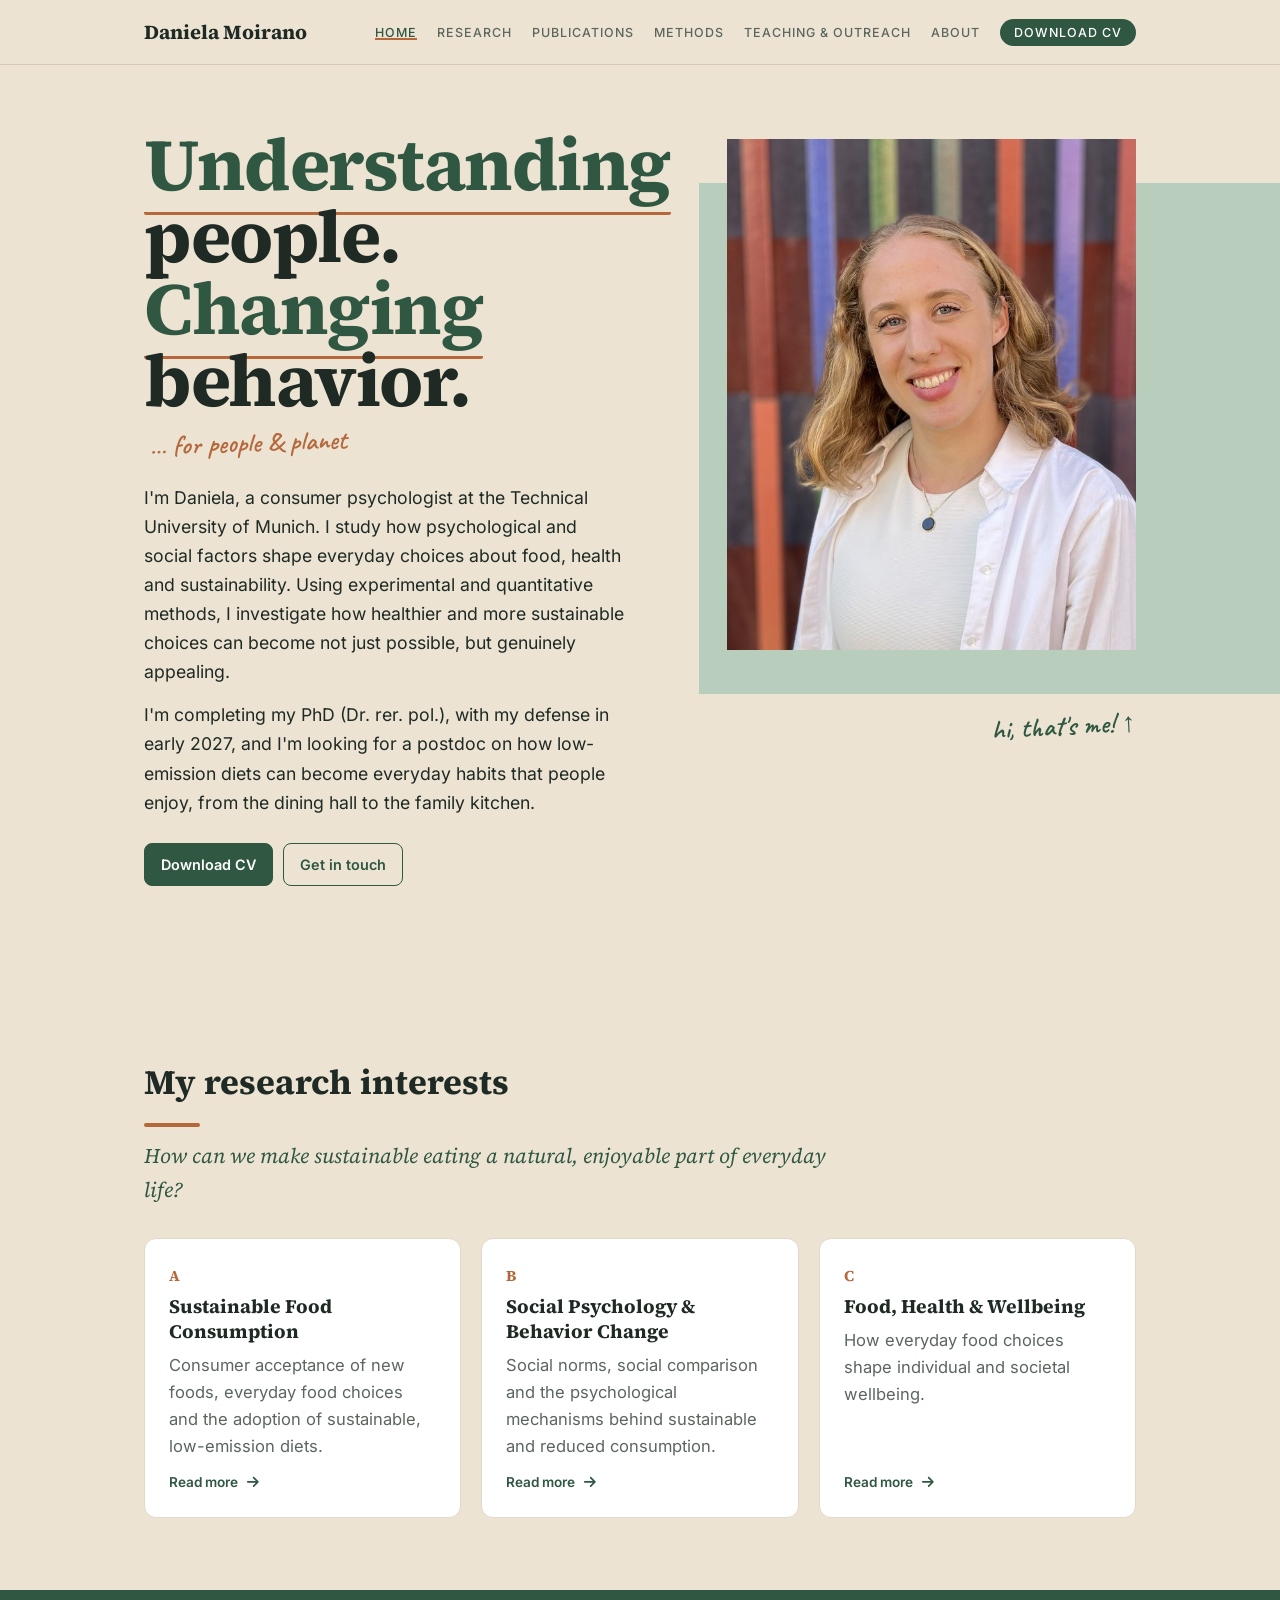
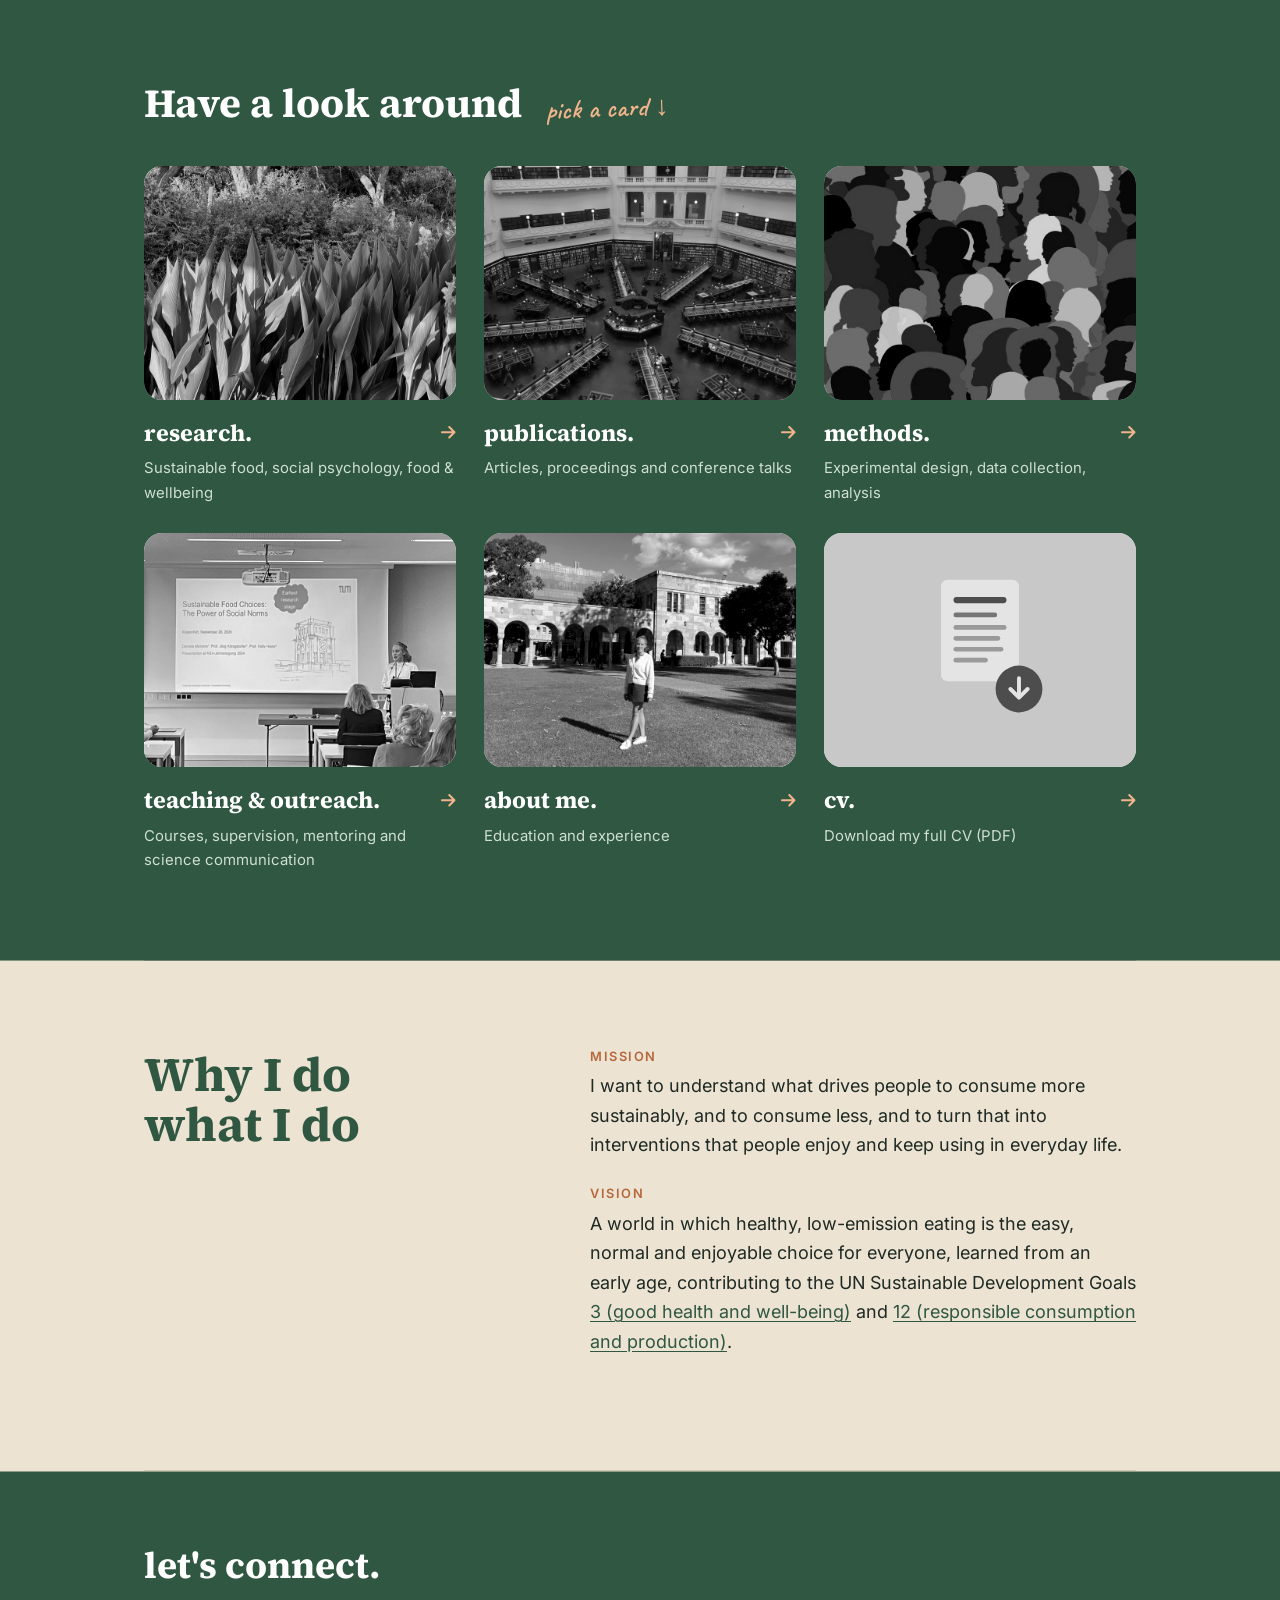
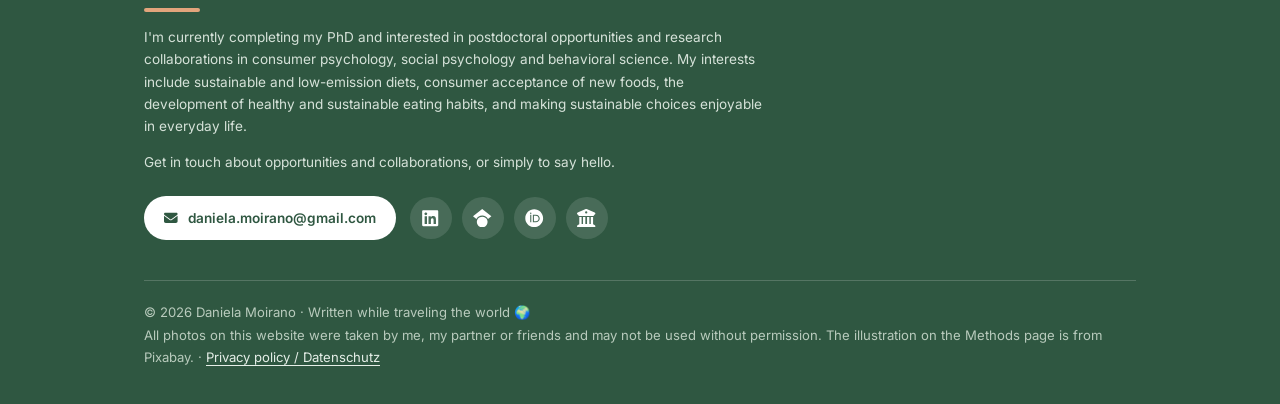
<file: index.html>
<!doctype html>
<html lang="en-US">
<head>
<meta charset="utf-8">
<meta name="viewport" content="width=device-width, initial-scale=1">
<title>Daniela Moirano | Consumer Psychologist & Researcher at TUM</title>
<meta name="description" content="Daniela Moirano is a consumer psychologist at the Technical University of Munich studying how healthy, low-emission diets can become enjoyable everyday habits, for people and planet. Defending her PhD in early 2027 and looking for a postdoc.">
<link rel="canonical" href="https://danielamoirano.de/">
<meta name="author" content="Daniela Moirano">
<meta property="og:type" content="profile">
<meta property="og:site_name" content="Daniela Moirano">
<meta property="og:title" content="Daniela Moirano | Consumer Psychologist & Researcher at TUM">
<meta property="og:description" content="Daniela Moirano is a consumer psychologist at the Technical University of Munich studying how healthy, low-emission diets can become enjoyable everyday habits, for people and planet. Defending her PhD in early 2027 and looking for a postdoc.">
<meta property="og:url" content="https://danielamoirano.de/">
<meta property="og:image" content="https://danielamoirano.de/portrait.jpg">
<meta name="twitter:card" content="summary_large_image">
<link rel="icon" href="data:image/svg+xml,%3Csvg xmlns='http://www.w3.org/2000/svg' viewBox='0 0 64 64'%3E%3Crect width='64' height='64' rx='12' fill='%232f5741'/%3E%3Ctext x='32' y='43' font-family='Georgia,serif' font-size='30' font-weight='700' fill='%23ece3d3' text-anchor='middle'%3EDM%3C/text%3E%3C/svg%3E">
<script type="application/ld+json">
{
  "@context": "https://schema.org",
  "@type": "Person",
  "name": "Daniela Moirano",
  "url": "https://danielamoirano.de/",
  "image": "https://danielamoirano.de/portrait.jpg",
  "jobTitle": "PhD Candidate and Research Associate in Consumer Psychology",
  "description": "Consumer psychologist researching low-emission diets, food enjoyment, eating habits and behavior change.",
  "affiliation": {"@type": "CollegeOrUniversity", "name": "Technical University of Munich", "url": "https://www.tum.de/"},
  "knowsAbout": ["Consumer psychology", "Social psychology", "Sustainable consumption", "Reduced consumption", "Food choice", "Behavior change", "Experimental research", "Alternative proteins", "Low-emission diets", "Food enjoyment", "Habit formation", "Children's food learning"],
  "sameAs": [
    "https://www.linkedin.com/in/daniela-moirano/",
    "https://scholar.google.de/citations?user=YEidWJoAAAAJ",
    "https://orcid.org/0009-0006-2836-2953",
    "https://www.hs.mh.tum.de/mgt/team/wissenschaftliche-mitarbeiter-innen/kurzprofil-daniela-moirano/"
  ]
}
</script>

<link rel="stylesheet" href="style.css">
</head>
<body>
<header>
  <div class="wrap bar">
    <a class="brand" href="index.html">Daniela Moirano</a>
    <nav>
      <button class="menu-btn" aria-label="Open menu" onclick="document.getElementById('nav').classList.toggle('open')">Menu</button>
      <ul id="nav">
        <li><a href="index.html" aria-current="page">Home</a></li>
        <li><a href="research.html">Research</a></li>
        <li><a href="publications.html">Publications</a></li>
        <li><a href="methods.html">Methods</a></li>
        <li><a href="teaching-outreach.html">Teaching &amp; Outreach</a></li>
        <li><a href="about.html">About</a></li>
        <li><a class="cv" href="CV_Daniela_Moirano.pdf" target="_blank" rel="noopener">Download CV</a></li>
      </ul>
    </nav>
  </div>
</header>
<main class="wrap">
  <div class="b-hero">
    <div>
      <h1 class="big"><span class="hl">Understanding</span> people.<br><span class="hl">Changing</span> behavior.</h1>
      <span class="hand after">… for people &amp; planet</span>
      <p>I'm Daniela, a consumer psychologist at the Technical University of Munich. I study how psychological and social factors shape everyday choices about food, health and sustainability. Using experimental and quantitative methods, I investigate how healthier and more sustainable choices can become not just possible, but genuinely appealing.</p>
      <p>I'm completing my PhD (Dr. rer. pol.), with my defense in early 2027, and I'm looking for a postdoc on how low-emission diets can become everyday habits that people enjoy, from the dining hall to the family kitchen.</p>
      <div class="links">
        <a class="btn primary" href="CV_Daniela_Moirano.pdf" target="_blank" rel="noopener">Download CV</a>
        <a class="btn" href="#contact">Get in touch</a>
      </div>
    </div>
    <div class="b-photo"><img src="portrait.jpg" alt="Portrait of Daniela Moirano"><span class="hand">hi, that's me! ↑</span></div>
  </div>

  <section id="interests">
    <h2>My research interests</h2>
    <p class="question">How can we make sustainable eating a natural, enjoyable part of everyday life?</p>
    <div class="interests">
      <a class="card interest" href="research.html#sustainable-food">
        <span class="num">A</span>
        <h3>Sustainable Food Consumption</h3>
        <p>Consumer acceptance of new foods, everyday food choices and the adoption of sustainable, low-emission diets.</p>
        <span class="more">Read more <svg class="ic" viewBox="0 0 448 512" aria-hidden="true"><path d="M438.6 278.6c12.5-12.5 12.5-32.8 0-45.3l-160-160c-12.5-12.5-32.8-12.5-45.3 0s-12.5 32.8 0 45.3L338.8 224 32 224c-17.7 0-32 14.3-32 32s14.3 32 32 32l306.7 0L233.4 393.4c-12.5 12.5-12.5 32.8 0 45.3s32.8 12.5 45.3 0l160-160z"/></svg></span>
      </a>
      <a class="card interest" href="research.html#social-psychology">
        <span class="num">B</span>
        <h3>Social Psychology &amp; Behavior Change</h3>
        <p>Social norms, social comparison and the psychological mechanisms behind sustainable and reduced consumption.</p>
        <span class="more">Read more <svg class="ic" viewBox="0 0 448 512" aria-hidden="true"><path d="M438.6 278.6c12.5-12.5 12.5-32.8 0-45.3l-160-160c-12.5-12.5-32.8-12.5-45.3 0s-12.5 32.8 0 45.3L338.8 224 32 224c-17.7 0-32 14.3-32 32s14.3 32 32 32l306.7 0L233.4 393.4c-12.5 12.5-12.5 32.8 0 45.3s32.8 12.5 45.3 0l160-160z"/></svg></span>
      </a>
      <a class="card interest" href="research.html#wellbeing">
        <span class="num">C</span>
        <h3>Food, Health &amp; Wellbeing</h3>
        <p>How everyday food choices shape individual and societal wellbeing.</p>
        <span class="more">Read more <svg class="ic" viewBox="0 0 448 512" aria-hidden="true"><path d="M438.6 278.6c12.5-12.5 12.5-32.8 0-45.3l-160-160c-12.5-12.5-32.8-12.5-45.3 0s-12.5 32.8 0 45.3L338.8 224 32 224c-17.7 0-32 14.3-32 32s14.3 32 32 32l306.7 0L233.4 393.4c-12.5 12.5-12.5 32.8 0 45.3s32.8 12.5 45.3 0l160-160z"/></svg></span>
      </a>
    </div>
  </section>

  <section id="explore">
    <div class="explore-head"><h2>Have a look around</h2><span class="hand">pick a card ↓</span></div>
    <div class="tiles">
    <a class="tile" href="research.html">
      <div class="img"><img src="tile-research.jpg" alt="Green leaves in evening sunlight" loading="lazy"></div>
      <div class="cap"><span>research.</span><svg class="ic" viewBox="0 0 448 512" aria-hidden="true"><path d="M438.6 278.6c12.5-12.5 12.5-32.8 0-45.3l-160-160c-12.5-12.5-32.8-12.5-45.3 0s-12.5 32.8 0 45.3L338.8 224 32 224c-17.7 0-32 14.3-32 32s14.3 32 32 32l306.7 0L233.4 393.4c-12.5 12.5-12.5 32.8 0 45.3s32.8 12.5 45.3 0l160-160z"/></svg></div>
      <p>Sustainable food, social psychology, food &amp; wellbeing</p>
    </a>
    <a class="tile" href="publications.html">
      <div class="img"><img src="tile-publications.jpg" alt="Reading room of a large historic library" loading="lazy"></div>
      <div class="cap"><span>publications.</span><svg class="ic" viewBox="0 0 448 512" aria-hidden="true"><path d="M438.6 278.6c12.5-12.5 12.5-32.8 0-45.3l-160-160c-12.5-12.5-32.8-12.5-45.3 0s-12.5 32.8 0 45.3L338.8 224 32 224c-17.7 0-32 14.3-32 32s14.3 32 32 32l306.7 0L233.4 393.4c-12.5 12.5-12.5 32.8 0 45.3s32.8 12.5 45.3 0l160-160z"/></svg></div>
      <p>Articles, proceedings and conference talks</p>
    </a>
    <a class="tile" href="methods.html">
      <div class="img"><img src="tile-methods.jpg" alt="Colorful illustration of many different people in profile" loading="lazy"></div>
      <div class="cap"><span>methods.</span><svg class="ic" viewBox="0 0 448 512" aria-hidden="true"><path d="M438.6 278.6c12.5-12.5 12.5-32.8 0-45.3l-160-160c-12.5-12.5-32.8-12.5-45.3 0s-12.5 32.8 0 45.3L338.8 224 32 224c-17.7 0-32 14.3-32 32s14.3 32 32 32l306.7 0L233.4 393.4c-12.5 12.5-12.5 32.8 0 45.3s32.8 12.5 45.3 0l160-160z"/></svg></div>
      <p>Experimental design, data collection, analysis</p>
    </a>
    <a class="tile" href="teaching-outreach.html">
      <div class="img"><img src="tile-teaching.jpg" alt="Daniela Moirano presenting at the Konsum &amp; Verhalten conference in Klagenfurt" loading="lazy"></div>
      <div class="cap"><span>teaching &amp; outreach.</span><svg class="ic" viewBox="0 0 448 512" aria-hidden="true"><path d="M438.6 278.6c12.5-12.5 12.5-32.8 0-45.3l-160-160c-12.5-12.5-32.8-12.5-45.3 0s-12.5 32.8 0 45.3L338.8 224 32 224c-17.7 0-32 14.3-32 32s14.3 32 32 32l306.7 0L233.4 393.4c-12.5 12.5-12.5 32.8 0 45.3s32.8 12.5 45.3 0l160-160z"/></svg></div>
      <p>Courses, supervision, mentoring and science communication</p>
    </a>
    <a class="tile" href="about.html">
      <div class="img"><img src="tile-about.jpg" alt="Daniela Moirano on the Great Court of the University of Queensland" loading="lazy"></div>
      <div class="cap"><span>about me.</span><svg class="ic" viewBox="0 0 448 512" aria-hidden="true"><path d="M438.6 278.6c12.5-12.5 12.5-32.8 0-45.3l-160-160c-12.5-12.5-32.8-12.5-45.3 0s-12.5 32.8 0 45.3L338.8 224 32 224c-17.7 0-32 14.3-32 32s14.3 32 32 32l306.7 0L233.4 393.4c-12.5 12.5-12.5 32.8 0 45.3s32.8 12.5 45.3 0l160-160z"/></svg></div>
      <p>Education and experience</p>
    </a>
    <a class="tile" href="CV_Daniela_Moirano.pdf" target="_blank" rel="noopener">
      <div class="img cv-img"><svg viewBox="0 0 400 300" aria-hidden="true"><rect width="400" height="300" fill="#b9cdbd"/><rect x="150" y="60" width="100" height="130" rx="8" fill="#ece3d3"/><rect x="166" y="82" width="68" height="8" rx="4" fill="#2f5741"/><rect x="166" y="102" width="56" height="6" rx="3" fill="#b5683c"/><rect x="166" y="118" width="68" height="6" rx="3" fill="#8aa08f"/><rect x="166" y="132" width="60" height="6" rx="3" fill="#8aa08f"/><rect x="166" y="146" width="64" height="6" rx="3" fill="#8aa08f"/><rect x="166" y="160" width="44" height="6" rx="3" fill="#8aa08f"/><circle cx="250" cy="200" r="30" fill="#2f5741"/><path d="M250 186v24m-11-10 11 11 11-11" stroke="#ece3d3" stroke-width="5" fill="none" stroke-linecap="round" stroke-linejoin="round"/></svg></div>
      <div class="cap"><span>cv.</span><svg class="ic" viewBox="0 0 448 512" aria-hidden="true"><path d="M438.6 278.6c12.5-12.5 12.5-32.8 0-45.3l-160-160c-12.5-12.5-32.8-12.5-45.3 0s-12.5 32.8 0 45.3L338.8 224 32 224c-17.7 0-32 14.3-32 32s14.3 32 32 32l306.7 0L233.4 393.4c-12.5 12.5-12.5 32.8 0 45.3s32.8 12.5 45.3 0l160-160z"/></svg></div>
      <p>Download my full CV (PDF)</p>
    </a>
    </div>
  </section>

  <section class="b-mission" id="mission">
    <h2>Why I do<br>what I do</h2>
    <div>
      <h3>Mission</h3>
      <p>I want to understand what drives people to consume more sustainably, and to consume less, and to turn that into interventions that people enjoy and keep using in everyday life.</p>
      <h3>Vision</h3>
      <p>A world in which healthy, low-emission eating is the easy, normal and enjoyable choice for everyone, learned from an early age, contributing to the UN Sustainable Development Goals <a href="https://sdgs.un.org/goals/goal3" target="_blank" rel="noopener">3 (good health and well-being)</a> and <a href="https://sdgs.un.org/goals/goal12" target="_blank" rel="noopener">12 (responsible consumption and production)</a>.</p>
    </div>
  </section>
</main>
<footer class="connect" id="contact">
  <div class="wrap">
    <h2>let's connect.</h2>
    <p>I'm currently completing my PhD and interested in postdoctoral opportunities and research collaborations in consumer psychology, social psychology and behavioral science. My interests include sustainable and low-emission diets, consumer acceptance of new foods, the development of healthy and sustainable eating habits, and making sustainable choices enjoyable in everyday life.</p>
    <p>Get in touch about opportunities and collaborations, or simply to say hello.</p>
    <div class="row">
      <a class="mailbtn" href="mailto:daniela.moirano@gmail.com"><svg class="ic" viewBox="0 0 512 512" aria-hidden="true"><path d="M48 64C21.5 64 0 85.5 0 112c0 15.1 7.1 29.3 19.2 38.4L236.8 313.6c11.4 8.5 27 8.5 38.4 0L492.8 150.4c12.1-9.1 19.2-23.3 19.2-38.4c0-26.5-21.5-48-48-48L48 64zM0 176L0 384c0 35.3 28.7 64 64 64l384 0c35.3 0 64-28.7 64-64l0-208L294.4 339.2c-22.8 17.1-54 17.1-76.8 0L0 176z"/></svg> daniela.moirano@gmail.com</a>
      <ul class="social">
        <li><a href="https://www.linkedin.com/in/daniela-moirano/" target="_blank" rel="noopener" aria-label="LinkedIn" title="LinkedIn"><svg class="ic" viewBox="0 0 448 512" aria-hidden="true"><path d="M416 32H31.9C14.3 32 0 46.5 0 64.3v383.4C0 465.5 14.3 480 31.9 480H416c17.6 0 32-14.5 32-32.3V64.3c0-17.8-14.4-32.3-32-32.3zM135.4 416H69V202.2h66.5V416zm-33.2-243c-21.3 0-38.5-17.3-38.5-38.5S80.9 96 102.2 96c21.2 0 38.5 17.3 38.5 38.5 0 21.3-17.2 38.5-38.5 38.5zm282.1 243h-66.4V312c0-24.8-.5-56.7-34.5-56.7-34.6 0-39.9 27-39.9 54.9V416h-66.4V202.2h63.7v29.2h.9c8.9-16.8 30.6-34.5 62.9-34.5 67.2 0 79.7 44.3 79.7 101.9V416z"/></svg></a></li>
        <li><a href="https://scholar.google.de/citations?hl=de&amp;user=YEidWJoAAAAJ" target="_blank" rel="noopener" aria-label="Google Scholar" title="Google Scholar"><svg class="ic" viewBox="0 0 512 512" aria-hidden="true"><path d="M390.9 298.5c0 0 0 .1 .1 .1c9.2 19.4 14.4 41.1 14.4 64C405.3 445.1 338.5 512 256 512s-149.3-66.9-149.3-149.3c0-22.9 5.2-44.6 14.4-64h0c1.7-3.6 3.6-7.2 5.6-10.7c4.4-7.6 9.4-14.7 15-21.3c27.4-32.6 68.5-53.3 114.4-53.3c33.6 0 64.6 11.1 89.6 29.9c9.1 6.9 17.4 14.7 24.8 23.5c5.6 6.6 10.6 13.8 15 21.3c2 3.4 3.8 7 5.5 10.5zm26.4-18.8c-30.1-58.4-91-98.4-161.3-98.4s-131.2 40-161.3 98.4L0 202.7 256 0 512 202.7l-94.7 77.1z"/></svg></a></li>
        <li><a href="https://orcid.org/0009-0006-2836-2953" target="_blank" rel="noopener" aria-label="ORCID" title="ORCID"><svg class="ic" viewBox="0 0 512 512" aria-hidden="true"><path d="M294.75 188.19h-45.92V342h47.47c67.62 0 83.12-51.34 83.12-76.91 0-41.64-26.54-76.9-84.67-76.9zM256 8C119 8 8 119 8 256s111 248 248 248 248-111 248-248S393 8 256 8zm-80.79 360.76h-29.84v-207.5h29.84zm-14.92-231.14a19.57 19.57 0 1 1 19.57-19.57 19.64 19.64 0 0 1-19.57 19.57zM300 369h-81V161.26h80.6c76.73 0 110.44 54.83 110.44 103.85C410 318.39 368.38 369 300 369z"/></svg></a></li>
        <li><a href="https://www.hs.mh.tum.de/mgt/team/wissenschaftliche-mitarbeiter-innen/kurzprofil-daniela-moirano/" target="_blank" rel="noopener" aria-label="Institutional profile at TUM" title="Institutional profile (TUM)"><svg class="ic" viewBox="0 0 512 512" aria-hidden="true"><path d="M243.4 2.6l-224 96c-14 6-21.8 21-18.7 35.8S16.8 160 32 160l0 8c0 13.3 10.7 24 24 24l400 0c13.3 0 24-10.7 24-24l0-8c15.2 0 28.3-10.7 31.3-25.6s-4.8-29.9-18.7-35.8l-224-96c-8-3.4-17.2-3.4-25.2 0zM128 224l-64 0 0 196.3c-.6 .3-1.2 .7-1.8 1.1l-48 32c-11.7 7.8-17 22.4-12.9 35.9S17.9 512 32 512l448 0c14.1 0 26.5-9.2 30.6-22.7s-1.1-28.1-12.9-35.9l-48-32c-.6-.4-1.2-.7-1.8-1.1L448 224l-64 0 0 192-40 0 0-192-64 0 0 192-48 0 0-192-64 0 0 192-40 0 0-192zM256 64a32 32 0 1 1 0 64 32 32 0 1 1 0-64z"/></svg></a></li>
      </ul>
    </div>
    <div class="legal">© <span class="yr">2026</span> Daniela Moirano · Written while traveling the world 🌍<br>All photos on this website were taken by me, my partner or friends and may not be used without permission. The illustration on the Methods page is from Pixabay. · <a href="privacy.html">Privacy policy / Datenschutz</a></div>
  </div>
</footer>
<script>document.querySelectorAll('.yr').forEach(e=>e.textContent=new Date().getFullYear());</script>
<script data-goatcounter="https://danielamoi.goatcounter.com/count" async src="https://gc.zgo.at/count.js"></script>
</body>
</html>
</file>
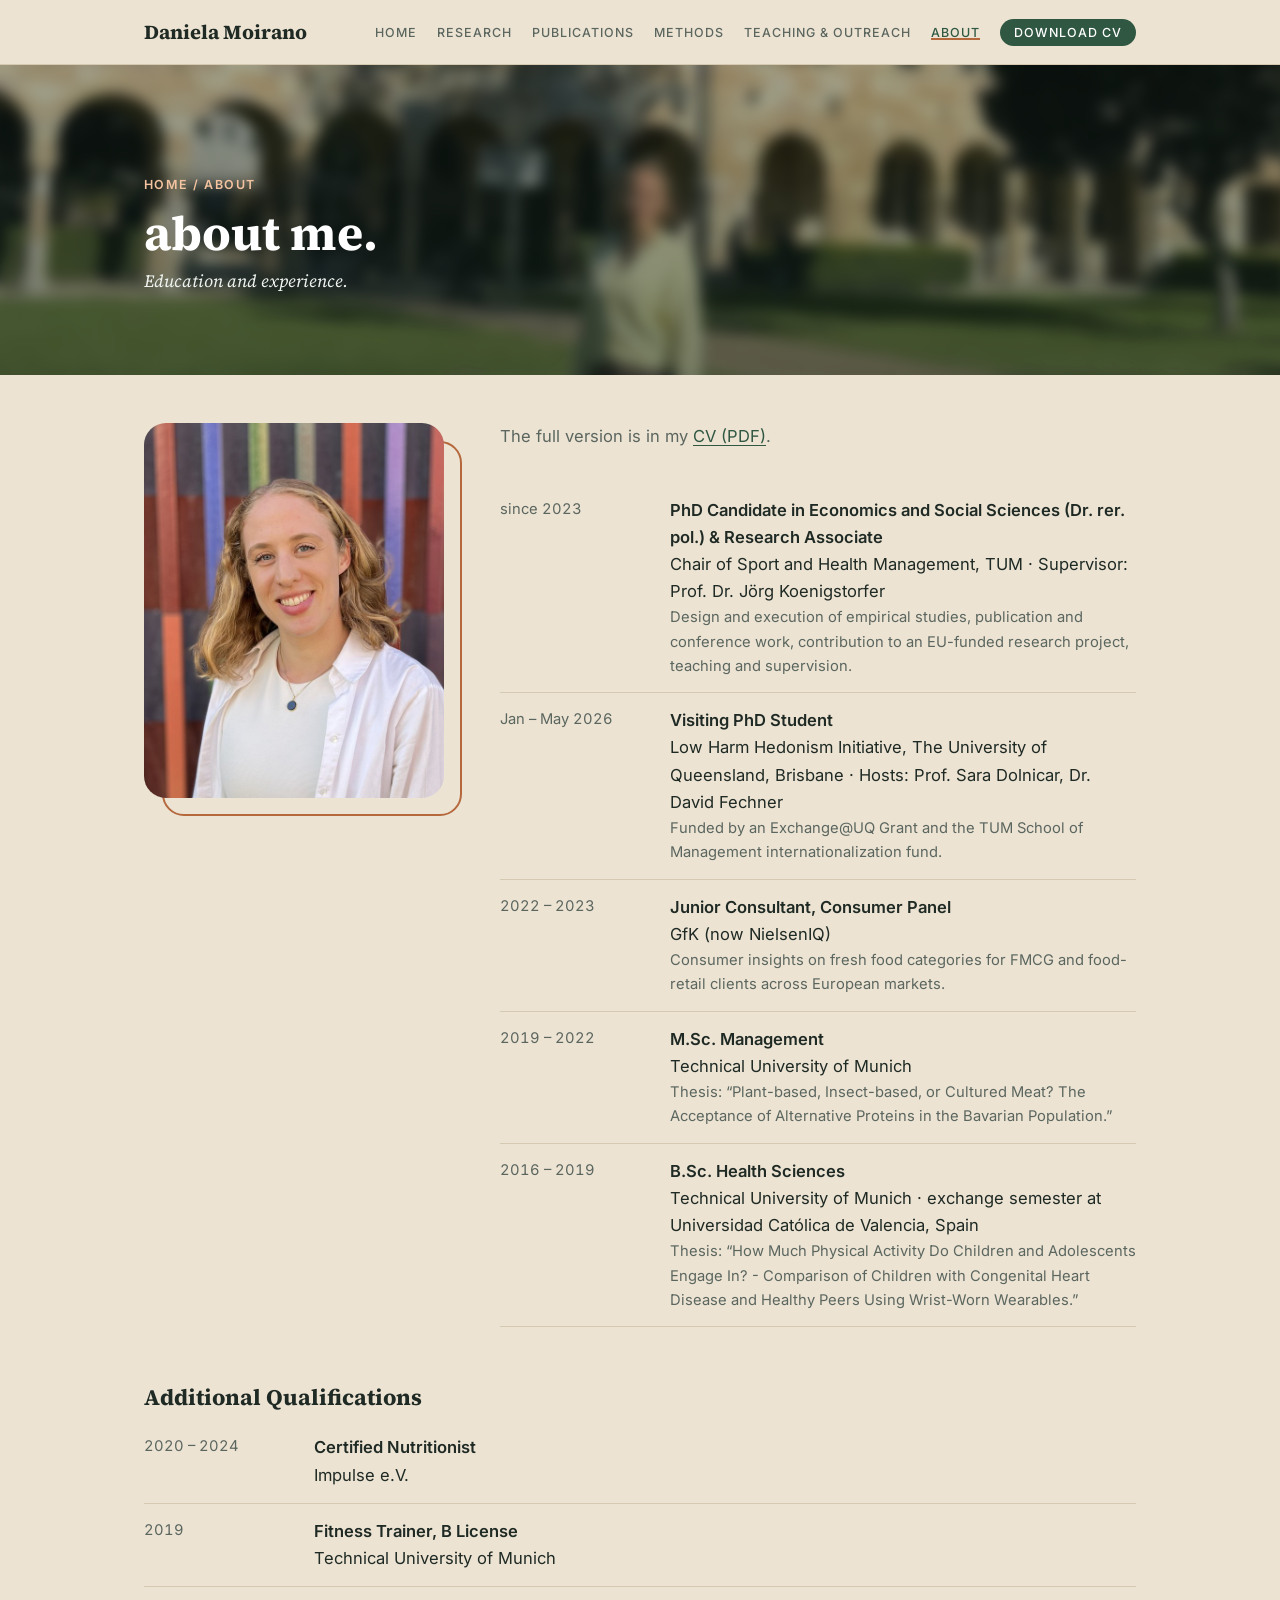
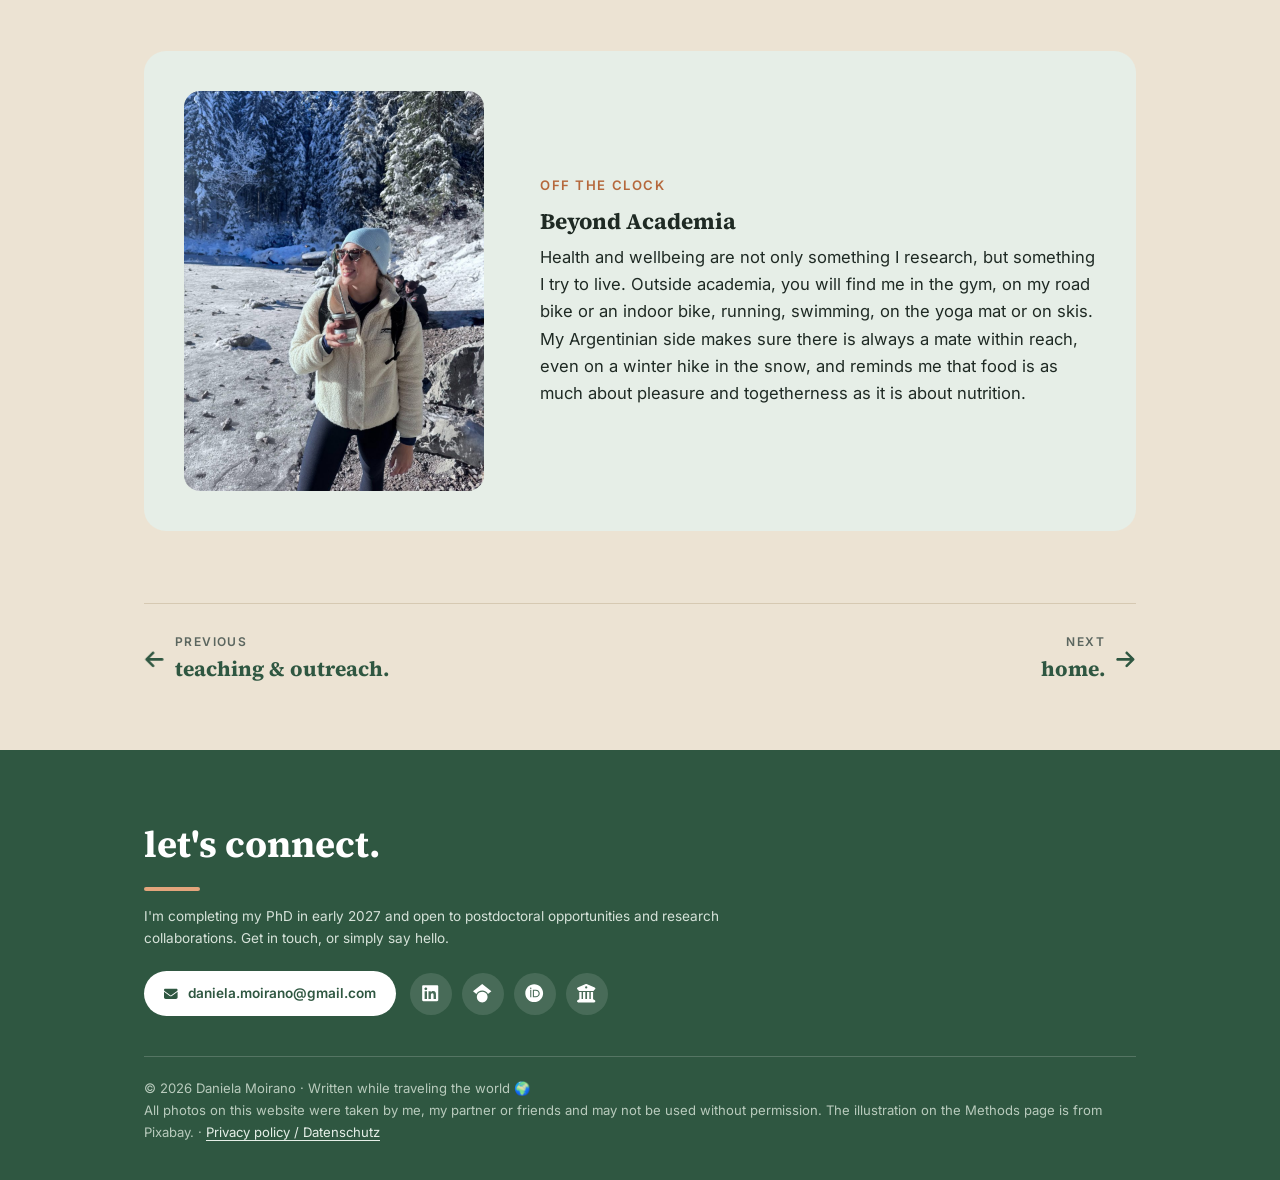
<file: about.html>
<!doctype html>
<html lang="en-US">
<head>
<meta charset="utf-8">
<meta name="viewport" content="width=device-width, initial-scale=1">
<title>About · Daniela Moirano</title>
<meta name="description" content="About: Daniela Moirano, consumer psychologist at TUM.">
<link rel="canonical" href="https://danielamoirano.de/about.html">
<meta name="author" content="Daniela Moirano">
<meta property="og:type" content="website">
<meta property="og:site_name" content="Daniela Moirano">
<meta property="og:title" content="About · Daniela Moirano">
<meta property="og:description" content="About: Daniela Moirano, consumer psychologist at TUM.">
<meta property="og:url" content="https://danielamoirano.de/about.html">
<meta property="og:image" content="https://danielamoirano.de/portrait.jpg">
<meta name="twitter:card" content="summary_large_image">
<link rel="icon" href="data:image/svg+xml,%3Csvg xmlns='http://www.w3.org/2000/svg' viewBox='0 0 64 64'%3E%3Crect width='64' height='64' rx='12' fill='%232f5741'/%3E%3Ctext x='32' y='43' font-family='Georgia,serif' font-size='30' font-weight='700' fill='%23ece3d3' text-anchor='middle'%3EDM%3C/text%3E%3C/svg%3E">


<link rel="stylesheet" href="style.css">
</head>
<body>
<header>
  <div class="wrap bar">
    <a class="brand" href="index.html">Daniela Moirano</a>
    <nav>
      <button class="menu-btn" aria-label="Open menu" onclick="document.getElementById('nav').classList.toggle('open')">Menu</button>
      <ul id="nav">
        <li><a href="index.html">Home</a></li>
        <li><a href="research.html">Research</a></li>
        <li><a href="publications.html">Publications</a></li>
        <li><a href="methods.html">Methods</a></li>
        <li><a href="teaching-outreach.html">Teaching &amp; Outreach</a></li>
        <li><a href="about.html" aria-current="page">About</a></li>
        <li><a class="cv" href="CV_Daniela_Moirano.pdf" target="_blank" rel="noopener">Download CV</a></li>
      </ul>
    </nav>
  </div>
</header>
<main class="wrap">
  <div class="page-hero ph-photo" style="--hero:url('tile-about.jpg')">
    <p class="crumb"><a href="index.html">Home</a> / About</p>
    <h1 class="lower">about me.</h1>
    <p class="kicker">Education and experience.</p>
  </div>
  <div class="page-body">
    <section>
    <div class="about-grid"><div class="portrait-wrap"><img src="portrait.jpg" alt="Portrait of Daniela Moirano"></div><div><p class="sub">The full version is in my <a href="CV_Daniela_Moirano.pdf" target="_blank" rel="noopener">CV (PDF)</a>.</p>
    <ul class="timeline">
      <li><span class="when">since 2023</span>
        <div><strong>PhD Candidate in Economics and Social Sciences (Dr. rer. pol.) &amp; Research Associate</strong>Chair of Sport and Health Management, TUM · Supervisor: Prof. Dr. Jörg Koenigstorfer
        <span class="note">Design and execution of empirical studies, publication and conference work, contribution to an EU-funded research project, teaching and supervision.</span></div></li>
      <li><span class="when">Jan – May 2026</span>
        <div><strong>Visiting PhD Student</strong>Low Harm Hedonism Initiative, The University of Queensland, Brisbane · Hosts: Prof. Sara Dolnicar, Dr. David Fechner
        <span class="note">Funded by an Exchange@UQ Grant and the TUM School of Management internationalization fund.</span></div></li>
      <li><span class="when">2022 – 2023</span>
        <div><strong>Junior Consultant, Consumer Panel</strong>GfK (now NielsenIQ)
        <span class="note">Consumer insights on fresh food categories for FMCG and food-retail clients across European markets.</span></div></li>
      <li><span class="when">2019 – 2022</span>
        <div><strong>M.Sc. Management</strong>Technical University of Munich
        <span class="note">Thesis: “Plant-based, Insect-based, or Cultured Meat? The Acceptance of Alternative Proteins in the Bavarian Population.”</span></div></li>
      <li><span class="when">2016 – 2019</span>
        <div><strong>B.Sc. Health Sciences</strong>Technical University of Munich · exchange semester at Universidad Católica de Valencia, Spain
        <span class="note">Thesis: “How Much Physical Activity Do Children and Adolescents Engage In? - Comparison of Children with Congenital Heart Disease and Healthy Peers Using Wrist-Worn Wearables.”</span></div></li>
    </ul></div></div><div class="quals">
  <h3>Additional Qualifications</h3>
  <ul class="timeline">
    <li><span class="when">2020 – 2024</span><div><strong>Certified Nutritionist</strong>Impulse e.V.</div></li>
    <li><span class="when">2019</span><div><strong>Fitness Trainer, B License</strong>Technical University of Munich</div></li>
  </ul>
</div>

<div class="offclock">
  <img src="offclock.jpg" alt="Daniela Moirano on a winter hike in the snow, holding a cup of mate">
  <div>
    <p class="eyebrow">Off the clock</p>
    <h3>Beyond Academia</h3>
    <p>Health and wellbeing are not only something I research, but something I try to live. Outside academia, you will find me in the gym, on my road bike or an indoor bike, running, swimming, on the yoga mat or on skis. My Argentinian side makes sure there is always a mate within reach, even on a winter hike in the snow, and reminds me that food is as much about pleasure and togetherness as it is about nutrition.</p>
  </div>
</div>

    </section>
  </div>
  <nav class="next" aria-label="More pages">
    <a href="teaching-outreach.html"><svg class="ic flip" viewBox="0 0 448 512" aria-hidden="true"><path d="M438.6 278.6c12.5-12.5 12.5-32.8 0-45.3l-160-160c-12.5-12.5-32.8-12.5-45.3 0s-12.5 32.8 0 45.3L338.8 224 32 224c-17.7 0-32 14.3-32 32s14.3 32 32 32l306.7 0L233.4 393.4c-12.5 12.5-12.5 32.8 0 45.3s32.8 12.5 45.3 0l160-160z"/></svg><span><small>Previous</small>teaching &amp; outreach.</span></a>
    <a href="index.html" style="text-align:right"><span><small>Next</small>home.</span><svg class="ic" viewBox="0 0 448 512" aria-hidden="true"><path d="M438.6 278.6c12.5-12.5 12.5-32.8 0-45.3l-160-160c-12.5-12.5-32.8-12.5-45.3 0s-12.5 32.8 0 45.3L338.8 224 32 224c-17.7 0-32 14.3-32 32s14.3 32 32 32l306.7 0L233.4 393.4c-12.5 12.5-12.5 32.8 0 45.3s32.8 12.5 45.3 0l160-160z"/></svg></a>
  </nav>
</main>
<footer class="connect" id="contact">
  <div class="wrap">
    <h2>let's connect.</h2>
    <p>I'm completing my PhD in early 2027 and open to postdoctoral opportunities and research collaborations. Get in touch, or simply say hello.</p>
    <div class="row">
      <a class="mailbtn" href="mailto:daniela.moirano@gmail.com"><svg class="ic" viewBox="0 0 512 512" aria-hidden="true"><path d="M48 64C21.5 64 0 85.5 0 112c0 15.1 7.1 29.3 19.2 38.4L236.8 313.6c11.4 8.5 27 8.5 38.4 0L492.8 150.4c12.1-9.1 19.2-23.3 19.2-38.4c0-26.5-21.5-48-48-48L48 64zM0 176L0 384c0 35.3 28.7 64 64 64l384 0c35.3 0 64-28.7 64-64l0-208L294.4 339.2c-22.8 17.1-54 17.1-76.8 0L0 176z"/></svg> daniela.moirano@gmail.com</a>
      <ul class="social">
        <li><a href="https://www.linkedin.com/in/daniela-moirano/" target="_blank" rel="noopener" aria-label="LinkedIn" title="LinkedIn"><svg class="ic" viewBox="0 0 448 512" aria-hidden="true"><path d="M416 32H31.9C14.3 32 0 46.5 0 64.3v383.4C0 465.5 14.3 480 31.9 480H416c17.6 0 32-14.5 32-32.3V64.3c0-17.8-14.4-32.3-32-32.3zM135.4 416H69V202.2h66.5V416zm-33.2-243c-21.3 0-38.5-17.3-38.5-38.5S80.9 96 102.2 96c21.2 0 38.5 17.3 38.5 38.5 0 21.3-17.2 38.5-38.5 38.5zm282.1 243h-66.4V312c0-24.8-.5-56.7-34.5-56.7-34.6 0-39.9 27-39.9 54.9V416h-66.4V202.2h63.7v29.2h.9c8.9-16.8 30.6-34.5 62.9-34.5 67.2 0 79.7 44.3 79.7 101.9V416z"/></svg></a></li>
        <li><a href="https://scholar.google.de/citations?hl=de&amp;user=YEidWJoAAAAJ" target="_blank" rel="noopener" aria-label="Google Scholar" title="Google Scholar"><svg class="ic" viewBox="0 0 512 512" aria-hidden="true"><path d="M390.9 298.5c0 0 0 .1 .1 .1c9.2 19.4 14.4 41.1 14.4 64C405.3 445.1 338.5 512 256 512s-149.3-66.9-149.3-149.3c0-22.9 5.2-44.6 14.4-64h0c1.7-3.6 3.6-7.2 5.6-10.7c4.4-7.6 9.4-14.7 15-21.3c27.4-32.6 68.5-53.3 114.4-53.3c33.6 0 64.6 11.1 89.6 29.9c9.1 6.9 17.4 14.7 24.8 23.5c5.6 6.6 10.6 13.8 15 21.3c2 3.4 3.8 7 5.5 10.5zm26.4-18.8c-30.1-58.4-91-98.4-161.3-98.4s-131.2 40-161.3 98.4L0 202.7 256 0 512 202.7l-94.7 77.1z"/></svg></a></li>
        <li><a href="https://orcid.org/0009-0006-2836-2953" target="_blank" rel="noopener" aria-label="ORCID" title="ORCID"><svg class="ic" viewBox="0 0 512 512" aria-hidden="true"><path d="M294.75 188.19h-45.92V342h47.47c67.62 0 83.12-51.34 83.12-76.91 0-41.64-26.54-76.9-84.67-76.9zM256 8C119 8 8 119 8 256s111 248 248 248 248-111 248-248S393 8 256 8zm-80.79 360.76h-29.84v-207.5h29.84zm-14.92-231.14a19.57 19.57 0 1 1 19.57-19.57 19.64 19.64 0 0 1-19.57 19.57zM300 369h-81V161.26h80.6c76.73 0 110.44 54.83 110.44 103.85C410 318.39 368.38 369 300 369z"/></svg></a></li>
        <li><a href="https://www.hs.mh.tum.de/mgt/team/wissenschaftliche-mitarbeiter-innen/kurzprofil-daniela-moirano/" target="_blank" rel="noopener" aria-label="Institutional profile at TUM" title="Institutional profile (TUM)"><svg class="ic" viewBox="0 0 512 512" aria-hidden="true"><path d="M243.4 2.6l-224 96c-14 6-21.8 21-18.7 35.8S16.8 160 32 160l0 8c0 13.3 10.7 24 24 24l400 0c13.3 0 24-10.7 24-24l0-8c15.2 0 28.3-10.7 31.3-25.6s-4.8-29.9-18.7-35.8l-224-96c-8-3.4-17.2-3.4-25.2 0zM128 224l-64 0 0 196.3c-.6 .3-1.2 .7-1.8 1.1l-48 32c-11.7 7.8-17 22.4-12.9 35.9S17.9 512 32 512l448 0c14.1 0 26.5-9.2 30.6-22.7s-1.1-28.1-12.9-35.9l-48-32c-.6-.4-1.2-.7-1.8-1.1L448 224l-64 0 0 192-40 0 0-192-64 0 0 192-48 0 0-192-64 0 0 192-40 0 0-192zM256 64a32 32 0 1 1 0 64 32 32 0 1 1 0-64z"/></svg></a></li>
      </ul>
    </div>
    <div class="legal">© <span class="yr">2026</span> Daniela Moirano · Written while traveling the world 🌍<br>All photos on this website were taken by me, my partner or friends and may not be used without permission. The illustration on the Methods page is from Pixabay. · <a href="privacy.html">Privacy policy / Datenschutz</a></div>
  </div>
</footer>
<script>document.querySelectorAll('.yr').forEach(e=>e.textContent=new Date().getFullYear());</script>
<script data-goatcounter="https://danielamoi.goatcounter.com/count" async src="https://gc.zgo.at/count.js"></script>
</body>
</html>
</file>
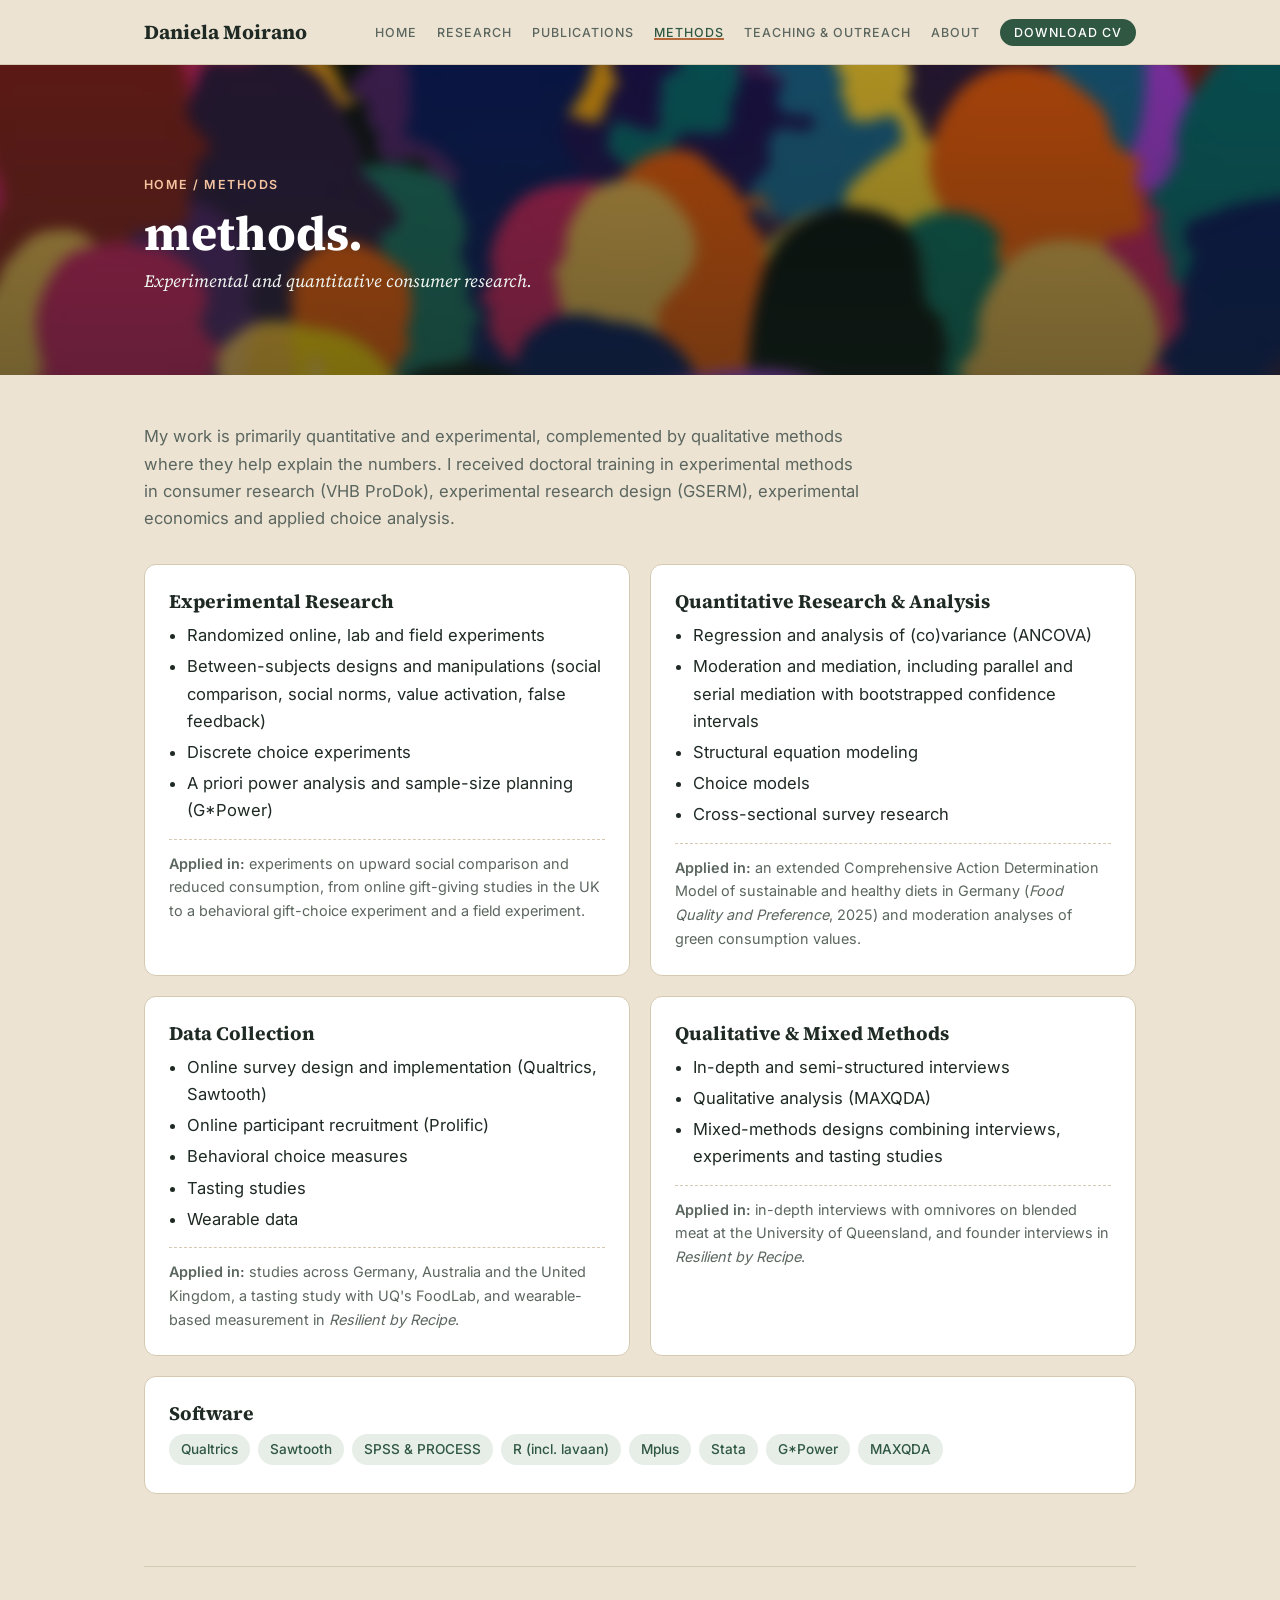
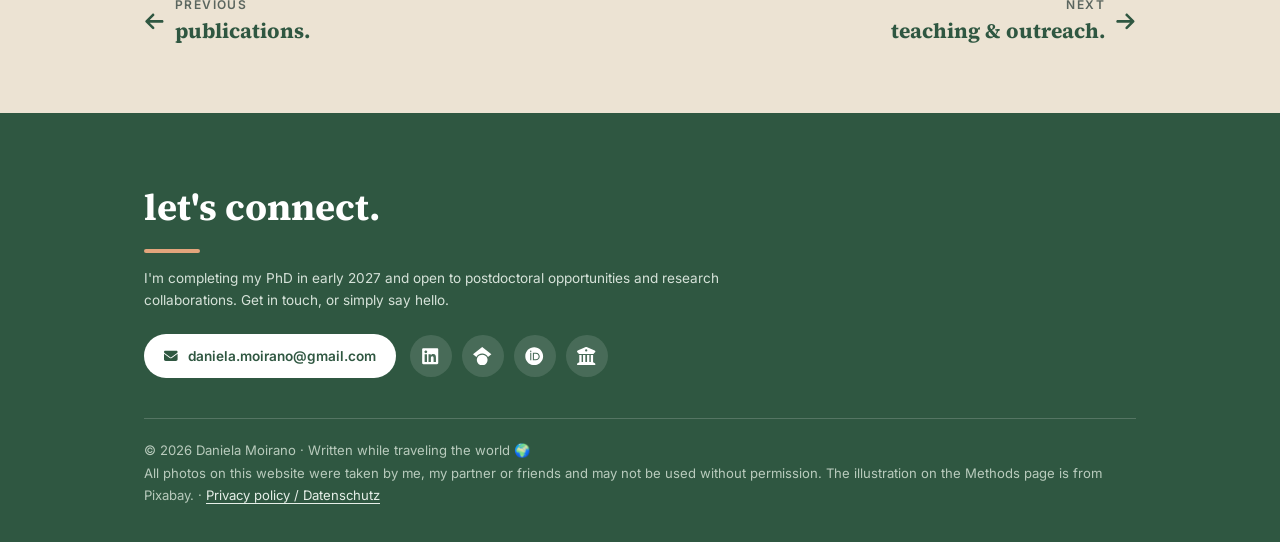
<file: methods.html>
<!doctype html>
<html lang="en-US">
<head>
<meta charset="utf-8">
<meta name="viewport" content="width=device-width, initial-scale=1">
<title>Methods · Daniela Moirano</title>
<meta name="description" content="Methods: Daniela Moirano, consumer psychologist at TUM.">
<link rel="canonical" href="https://danielamoirano.de/methods.html">
<meta name="author" content="Daniela Moirano">
<meta property="og:type" content="website">
<meta property="og:site_name" content="Daniela Moirano">
<meta property="og:title" content="Methods · Daniela Moirano">
<meta property="og:description" content="Methods: Daniela Moirano, consumer psychologist at TUM.">
<meta property="og:url" content="https://danielamoirano.de/methods.html">
<meta property="og:image" content="https://danielamoirano.de/portrait.jpg">
<meta name="twitter:card" content="summary_large_image">
<link rel="icon" href="data:image/svg+xml,%3Csvg xmlns='http://www.w3.org/2000/svg' viewBox='0 0 64 64'%3E%3Crect width='64' height='64' rx='12' fill='%232f5741'/%3E%3Ctext x='32' y='43' font-family='Georgia,serif' font-size='30' font-weight='700' fill='%23ece3d3' text-anchor='middle'%3EDM%3C/text%3E%3C/svg%3E">


<link rel="stylesheet" href="style.css">
</head>
<body>
<header>
  <div class="wrap bar">
    <a class="brand" href="index.html">Daniela Moirano</a>
    <nav>
      <button class="menu-btn" aria-label="Open menu" onclick="document.getElementById('nav').classList.toggle('open')">Menu</button>
      <ul id="nav">
        <li><a href="index.html">Home</a></li>
        <li><a href="research.html">Research</a></li>
        <li><a href="publications.html">Publications</a></li>
        <li><a href="methods.html" aria-current="page">Methods</a></li>
        <li><a href="teaching-outreach.html">Teaching &amp; Outreach</a></li>
        <li><a href="about.html">About</a></li>
        <li><a class="cv" href="CV_Daniela_Moirano.pdf" target="_blank" rel="noopener">Download CV</a></li>
      </ul>
    </nav>
  </div>
</header>
<main class="wrap">
  <div class="page-hero ph-photo" style="--hero:url('tile-methods.jpg')">
    <p class="crumb"><a href="index.html">Home</a> / Methods</p>
    <h1 class="lower">methods.</h1>
    <p class="kicker">Experimental and quantitative consumer research.</p>
  </div>
  <div class="page-body">
    <section>
    <p class="sub">My work is primarily quantitative and experimental, complemented by qualitative methods where they help explain the numbers. I received doctoral training in experimental methods in consumer research (VHB ProDok), experimental research design (GSERM), experimental economics and applied choice analysis.</p>

    <div class="grid">
      <div class="card">
        <h3>Experimental Research</h3>
        <ul>
          <li>Randomized online, lab and field experiments</li>
          <li>Between-subjects designs and manipulations (social comparison, social norms, value activation, false feedback)</li>
          <li>Discrete choice experiments</li>
          <li>A priori power analysis and sample-size planning (G*Power)</li>
        </ul>
        <p class="applied"><strong>Applied in:</strong> experiments on upward social comparison and reduced consumption, from online gift-giving studies in the UK to a behavioral gift-choice experiment and a field experiment.</p>
      </div>
      <div class="card">
        <h3>Quantitative Research &amp; Analysis</h3>
        <ul>
          <li>Regression and analysis of (co)variance (ANCOVA)</li>
          <li>Moderation and mediation, including parallel and serial mediation with bootstrapped confidence intervals</li>
          <li>Structural equation modeling</li>
          <li>Choice models</li>
          <li>Cross-sectional survey research</li>
        </ul>
        <p class="applied"><strong>Applied in:</strong> an extended Comprehensive Action Determination Model of sustainable and healthy diets in Germany (<em>Food Quality and Preference</em>, 2025) and moderation analyses of green consumption values.</p>
      </div>
      <div class="card">
        <h3>Data Collection</h3>
        <ul>
          <li>Online survey design and implementation (Qualtrics, Sawtooth)</li>
          <li>Online participant recruitment (Prolific)</li>
          <li>Behavioral choice measures</li>
          <li>Tasting studies</li>
          <li>Wearable data</li>
        </ul>
        <p class="applied"><strong>Applied in:</strong> studies across Germany, Australia and the United Kingdom, a tasting study with UQ's FoodLab, and wearable-based measurement in <em>Resilient by Recipe</em>.</p>
      </div>
      <div class="card">
        <h3>Qualitative &amp; Mixed Methods</h3>
        <ul>
          <li>In-depth and semi-structured interviews</li>
          <li>Qualitative analysis (MAXQDA)</li>
          <li>Mixed-methods designs combining interviews, experiments and tasting studies</li>
        </ul>
        <p class="applied"><strong>Applied in:</strong> in-depth interviews with omnivores on blended meat at the University of Queensland, and founder interviews in <em>Resilient by Recipe</em>.</p>
      </div>
      <div class="card wide">
        <h3>Software</h3>
        <ul class="tags">
          <li>Qualtrics</li><li>Sawtooth</li><li>SPSS &amp; PROCESS</li><li>R (incl. lavaan)</li><li>Mplus</li><li>Stata</li><li>G*Power</li><li>MAXQDA</li>
        </ul>
      </div>
    </div>
    </section>
  </div>
  <nav class="next" aria-label="More pages">
    <a href="publications.html"><svg class="ic flip" viewBox="0 0 448 512" aria-hidden="true"><path d="M438.6 278.6c12.5-12.5 12.5-32.8 0-45.3l-160-160c-12.5-12.5-32.8-12.5-45.3 0s-12.5 32.8 0 45.3L338.8 224 32 224c-17.7 0-32 14.3-32 32s14.3 32 32 32l306.7 0L233.4 393.4c-12.5 12.5-12.5 32.8 0 45.3s32.8 12.5 45.3 0l160-160z"/></svg><span><small>Previous</small>publications.</span></a>
    <a href="teaching-outreach.html" style="text-align:right"><span><small>Next</small>teaching &amp; outreach.</span><svg class="ic" viewBox="0 0 448 512" aria-hidden="true"><path d="M438.6 278.6c12.5-12.5 12.5-32.8 0-45.3l-160-160c-12.5-12.5-32.8-12.5-45.3 0s-12.5 32.8 0 45.3L338.8 224 32 224c-17.7 0-32 14.3-32 32s14.3 32 32 32l306.7 0L233.4 393.4c-12.5 12.5-12.5 32.8 0 45.3s32.8 12.5 45.3 0l160-160z"/></svg></a>
  </nav>
</main>
<footer class="connect" id="contact">
  <div class="wrap">
    <h2>let's connect.</h2>
    <p>I'm completing my PhD in early 2027 and open to postdoctoral opportunities and research collaborations. Get in touch, or simply say hello.</p>
    <div class="row">
      <a class="mailbtn" href="mailto:daniela.moirano@gmail.com"><svg class="ic" viewBox="0 0 512 512" aria-hidden="true"><path d="M48 64C21.5 64 0 85.5 0 112c0 15.1 7.1 29.3 19.2 38.4L236.8 313.6c11.4 8.5 27 8.5 38.4 0L492.8 150.4c12.1-9.1 19.2-23.3 19.2-38.4c0-26.5-21.5-48-48-48L48 64zM0 176L0 384c0 35.3 28.7 64 64 64l384 0c35.3 0 64-28.7 64-64l0-208L294.4 339.2c-22.8 17.1-54 17.1-76.8 0L0 176z"/></svg> daniela.moirano@gmail.com</a>
      <ul class="social">
        <li><a href="https://www.linkedin.com/in/daniela-moirano/" target="_blank" rel="noopener" aria-label="LinkedIn" title="LinkedIn"><svg class="ic" viewBox="0 0 448 512" aria-hidden="true"><path d="M416 32H31.9C14.3 32 0 46.5 0 64.3v383.4C0 465.5 14.3 480 31.9 480H416c17.6 0 32-14.5 32-32.3V64.3c0-17.8-14.4-32.3-32-32.3zM135.4 416H69V202.2h66.5V416zm-33.2-243c-21.3 0-38.5-17.3-38.5-38.5S80.9 96 102.2 96c21.2 0 38.5 17.3 38.5 38.5 0 21.3-17.2 38.5-38.5 38.5zm282.1 243h-66.4V312c0-24.8-.5-56.7-34.5-56.7-34.6 0-39.9 27-39.9 54.9V416h-66.4V202.2h63.7v29.2h.9c8.9-16.8 30.6-34.5 62.9-34.5 67.2 0 79.7 44.3 79.7 101.9V416z"/></svg></a></li>
        <li><a href="https://scholar.google.de/citations?hl=de&amp;user=YEidWJoAAAAJ" target="_blank" rel="noopener" aria-label="Google Scholar" title="Google Scholar"><svg class="ic" viewBox="0 0 512 512" aria-hidden="true"><path d="M390.9 298.5c0 0 0 .1 .1 .1c9.2 19.4 14.4 41.1 14.4 64C405.3 445.1 338.5 512 256 512s-149.3-66.9-149.3-149.3c0-22.9 5.2-44.6 14.4-64h0c1.7-3.6 3.6-7.2 5.6-10.7c4.4-7.6 9.4-14.7 15-21.3c27.4-32.6 68.5-53.3 114.4-53.3c33.6 0 64.6 11.1 89.6 29.9c9.1 6.9 17.4 14.7 24.8 23.5c5.6 6.6 10.6 13.8 15 21.3c2 3.4 3.8 7 5.5 10.5zm26.4-18.8c-30.1-58.4-91-98.4-161.3-98.4s-131.2 40-161.3 98.4L0 202.7 256 0 512 202.7l-94.7 77.1z"/></svg></a></li>
        <li><a href="https://orcid.org/0009-0006-2836-2953" target="_blank" rel="noopener" aria-label="ORCID" title="ORCID"><svg class="ic" viewBox="0 0 512 512" aria-hidden="true"><path d="M294.75 188.19h-45.92V342h47.47c67.62 0 83.12-51.34 83.12-76.91 0-41.64-26.54-76.9-84.67-76.9zM256 8C119 8 8 119 8 256s111 248 248 248 248-111 248-248S393 8 256 8zm-80.79 360.76h-29.84v-207.5h29.84zm-14.92-231.14a19.57 19.57 0 1 1 19.57-19.57 19.64 19.64 0 0 1-19.57 19.57zM300 369h-81V161.26h80.6c76.73 0 110.44 54.83 110.44 103.85C410 318.39 368.38 369 300 369z"/></svg></a></li>
        <li><a href="https://www.hs.mh.tum.de/mgt/team/wissenschaftliche-mitarbeiter-innen/kurzprofil-daniela-moirano/" target="_blank" rel="noopener" aria-label="Institutional profile at TUM" title="Institutional profile (TUM)"><svg class="ic" viewBox="0 0 512 512" aria-hidden="true"><path d="M243.4 2.6l-224 96c-14 6-21.8 21-18.7 35.8S16.8 160 32 160l0 8c0 13.3 10.7 24 24 24l400 0c13.3 0 24-10.7 24-24l0-8c15.2 0 28.3-10.7 31.3-25.6s-4.8-29.9-18.7-35.8l-224-96c-8-3.4-17.2-3.4-25.2 0zM128 224l-64 0 0 196.3c-.6 .3-1.2 .7-1.8 1.1l-48 32c-11.7 7.8-17 22.4-12.9 35.9S17.9 512 32 512l448 0c14.1 0 26.5-9.2 30.6-22.7s-1.1-28.1-12.9-35.9l-48-32c-.6-.4-1.2-.7-1.8-1.1L448 224l-64 0 0 192-40 0 0-192-64 0 0 192-48 0 0-192-64 0 0 192-40 0 0-192zM256 64a32 32 0 1 1 0 64 32 32 0 1 1 0-64z"/></svg></a></li>
      </ul>
    </div>
    <div class="legal">© <span class="yr">2026</span> Daniela Moirano · Written while traveling the world 🌍<br>All photos on this website were taken by me, my partner or friends and may not be used without permission. The illustration on the Methods page is from Pixabay. · <a href="privacy.html">Privacy policy / Datenschutz</a></div>
  </div>
</footer>
<script>document.querySelectorAll('.yr').forEach(e=>e.textContent=new Date().getFullYear());</script>
<script data-goatcounter="https://danielamoi.goatcounter.com/count" async src="https://gc.zgo.at/count.js"></script>
</body>
</html>
</file>
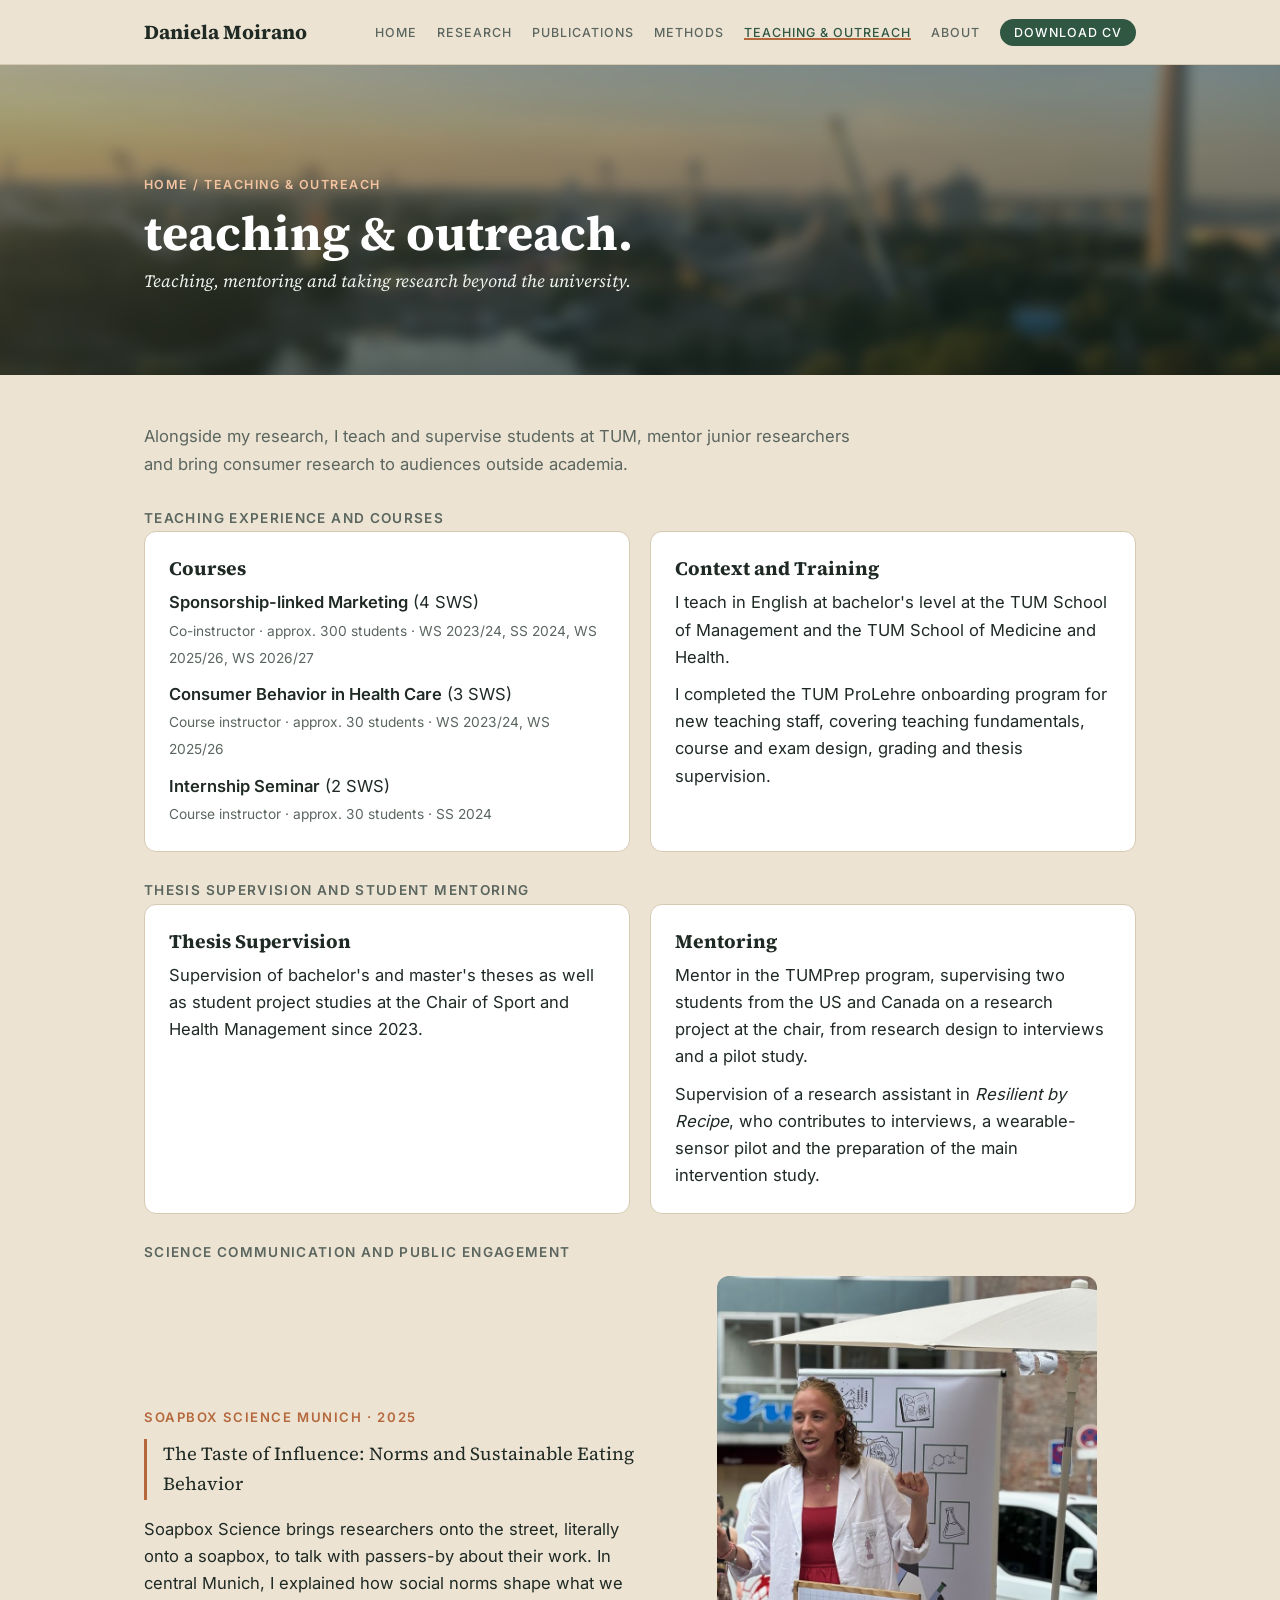
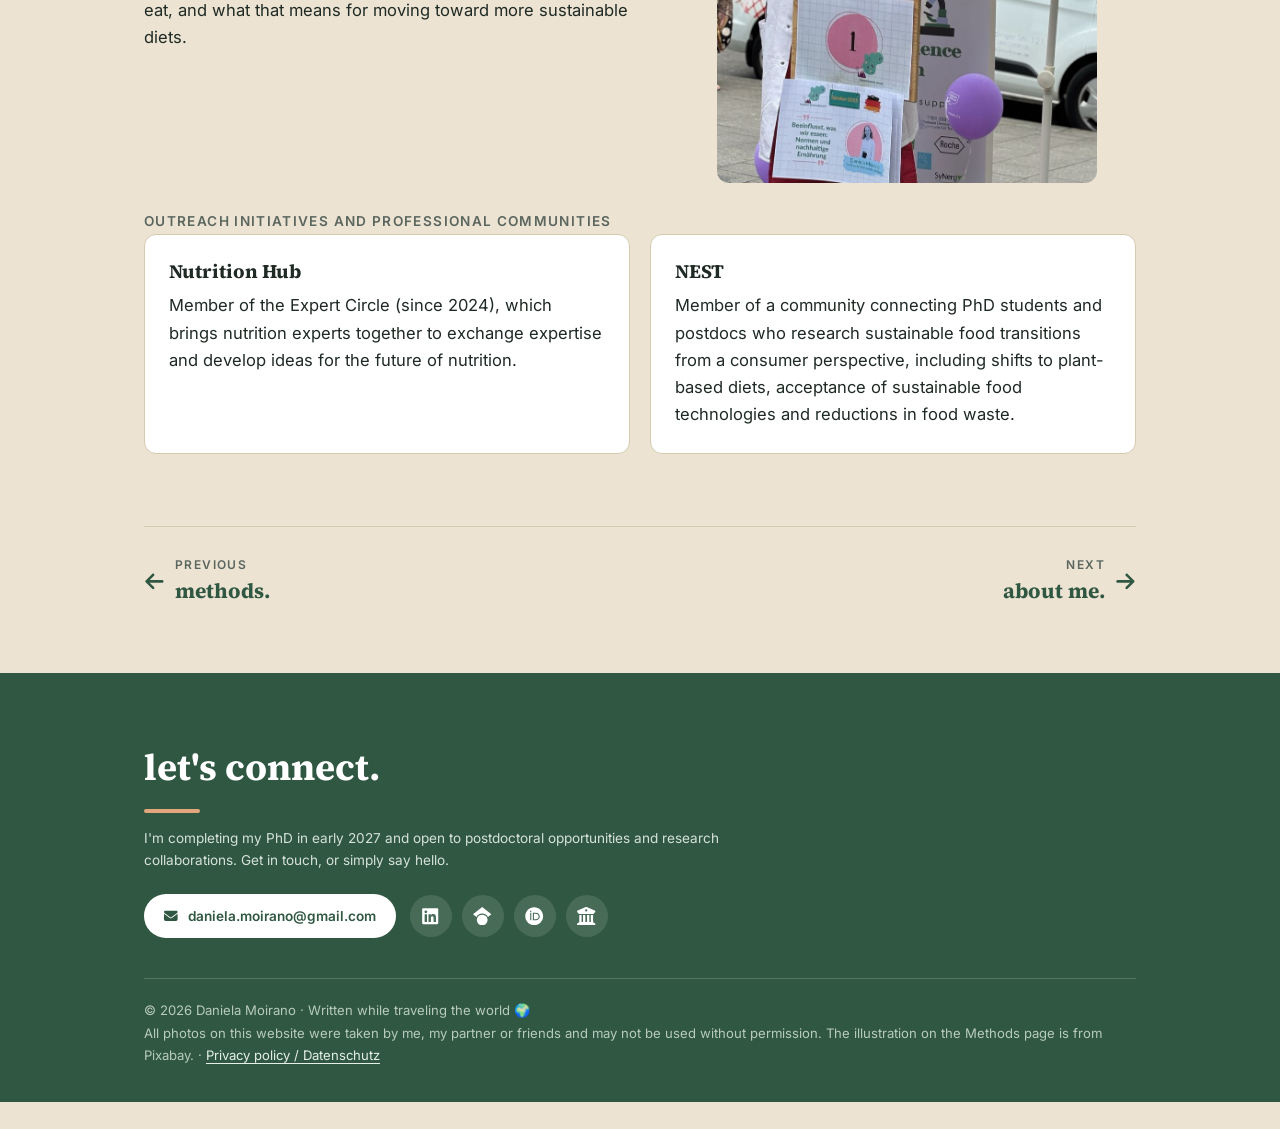
<file: outreach.html>
<!doctype html>
<html lang="en-US">
<head>
<meta charset="utf-8">
<title>Teaching &amp; Outreach · Daniela Moirano</title>
<meta name="robots" content="noindex">
<link rel="canonical" href="https://danielamoirano.de/teaching-outreach.html">
<meta http-equiv="refresh" content="0; url=teaching-outreach.html">
</head>
<body>
<p>This page has moved to <a href="teaching-outreach.html">Teaching &amp; Outreach</a>.</p>
</body>
</html>
</file>
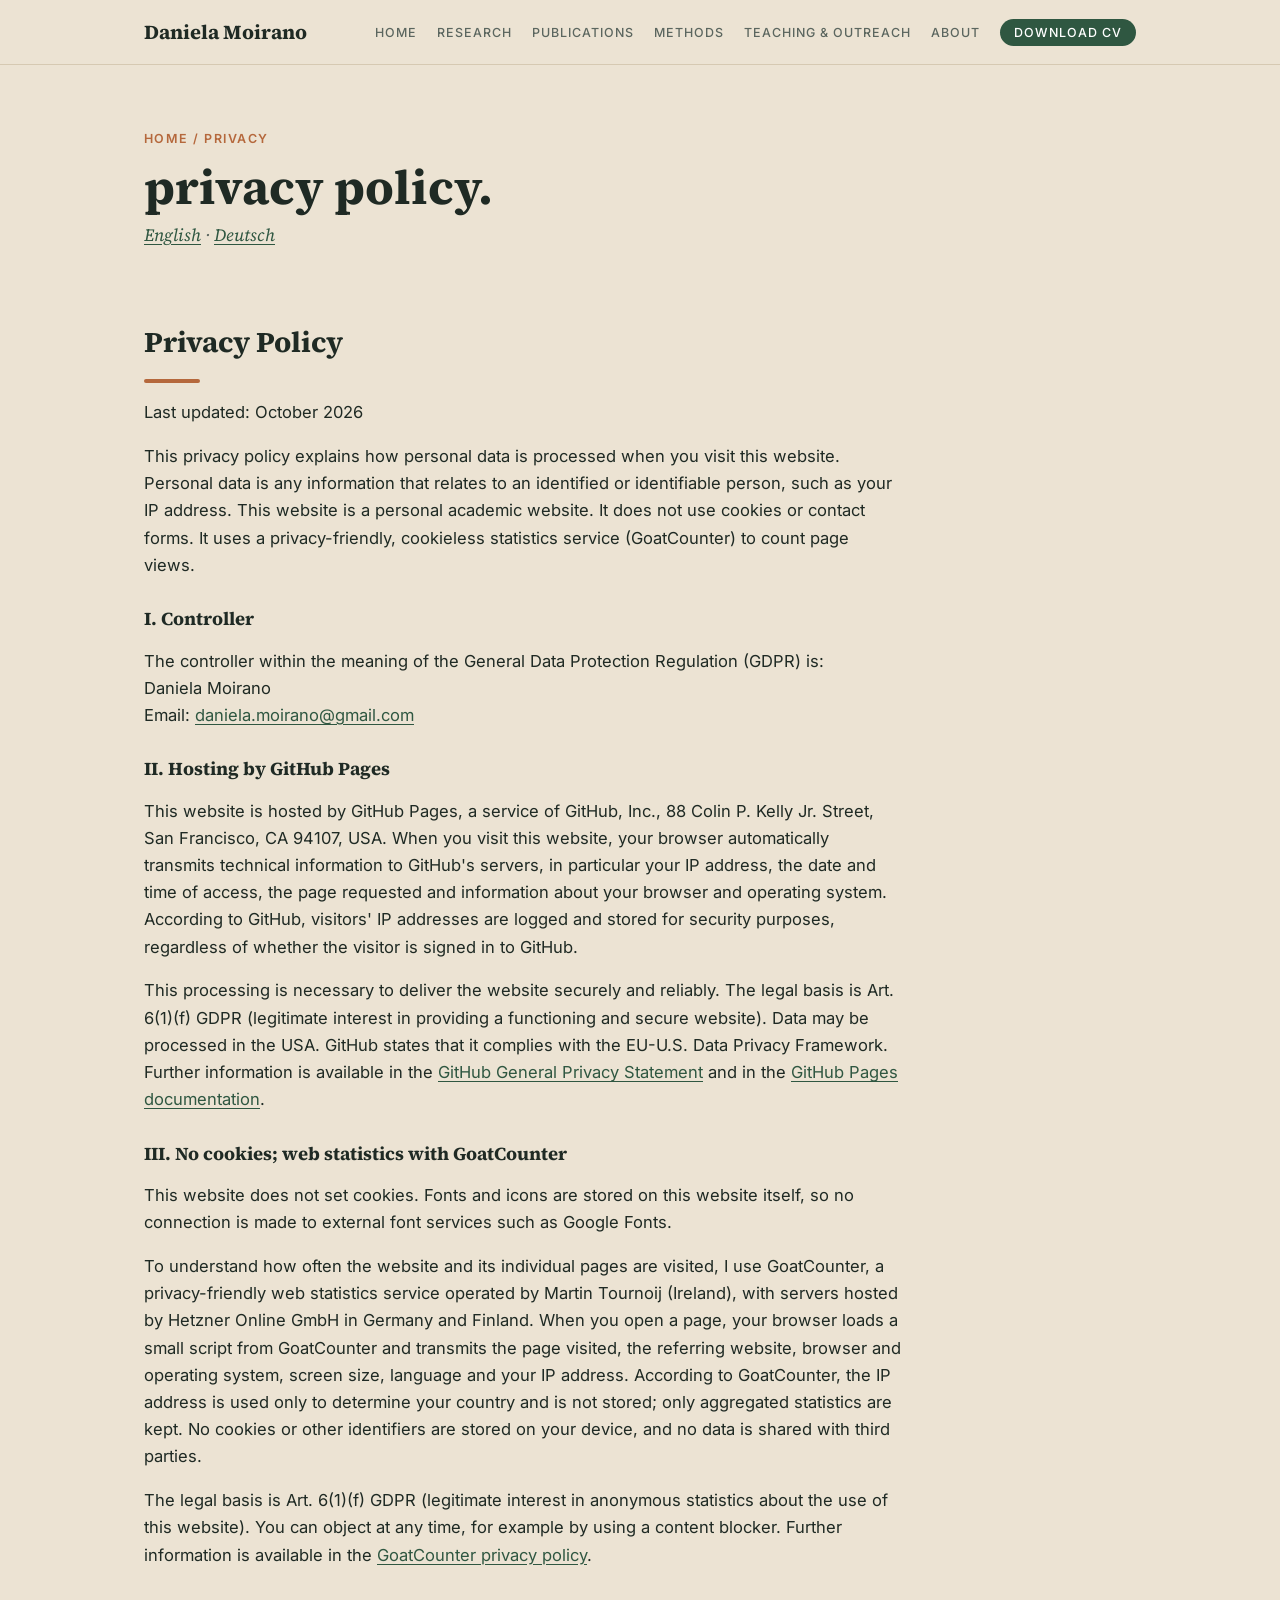
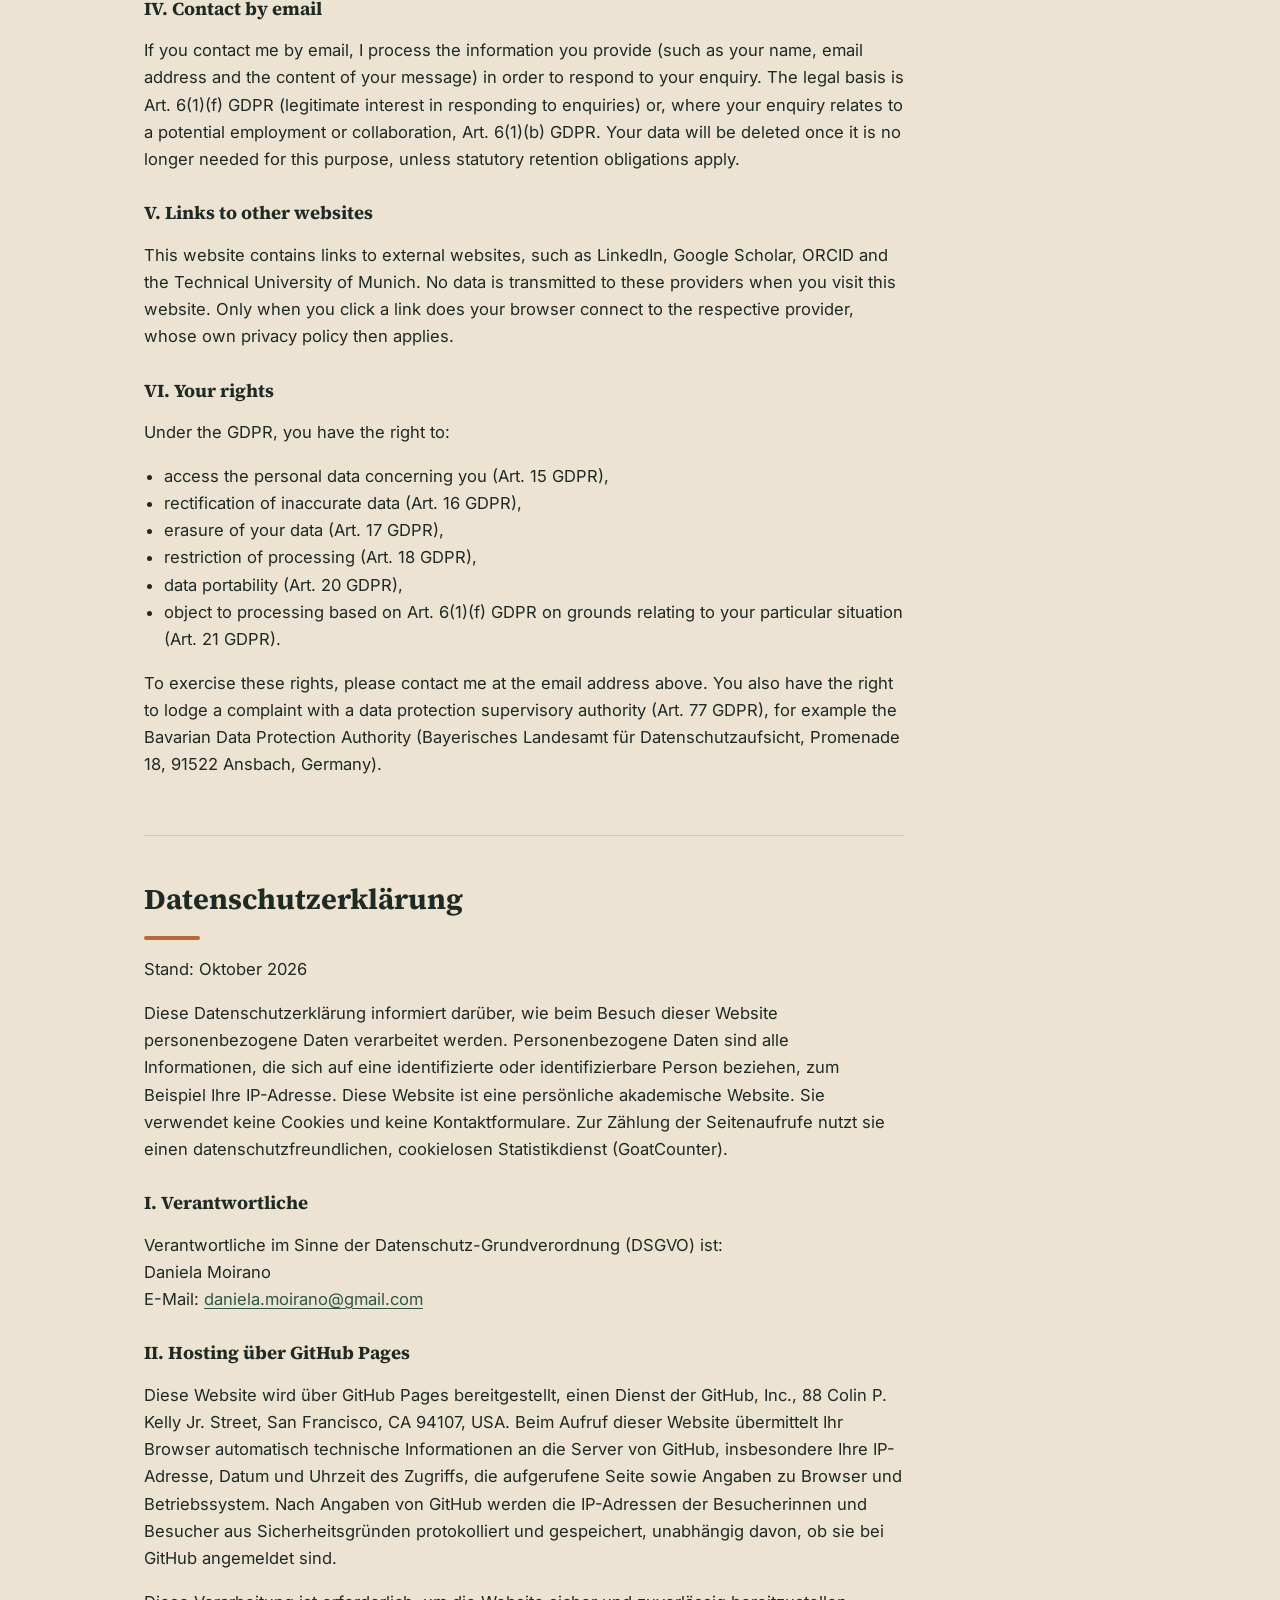
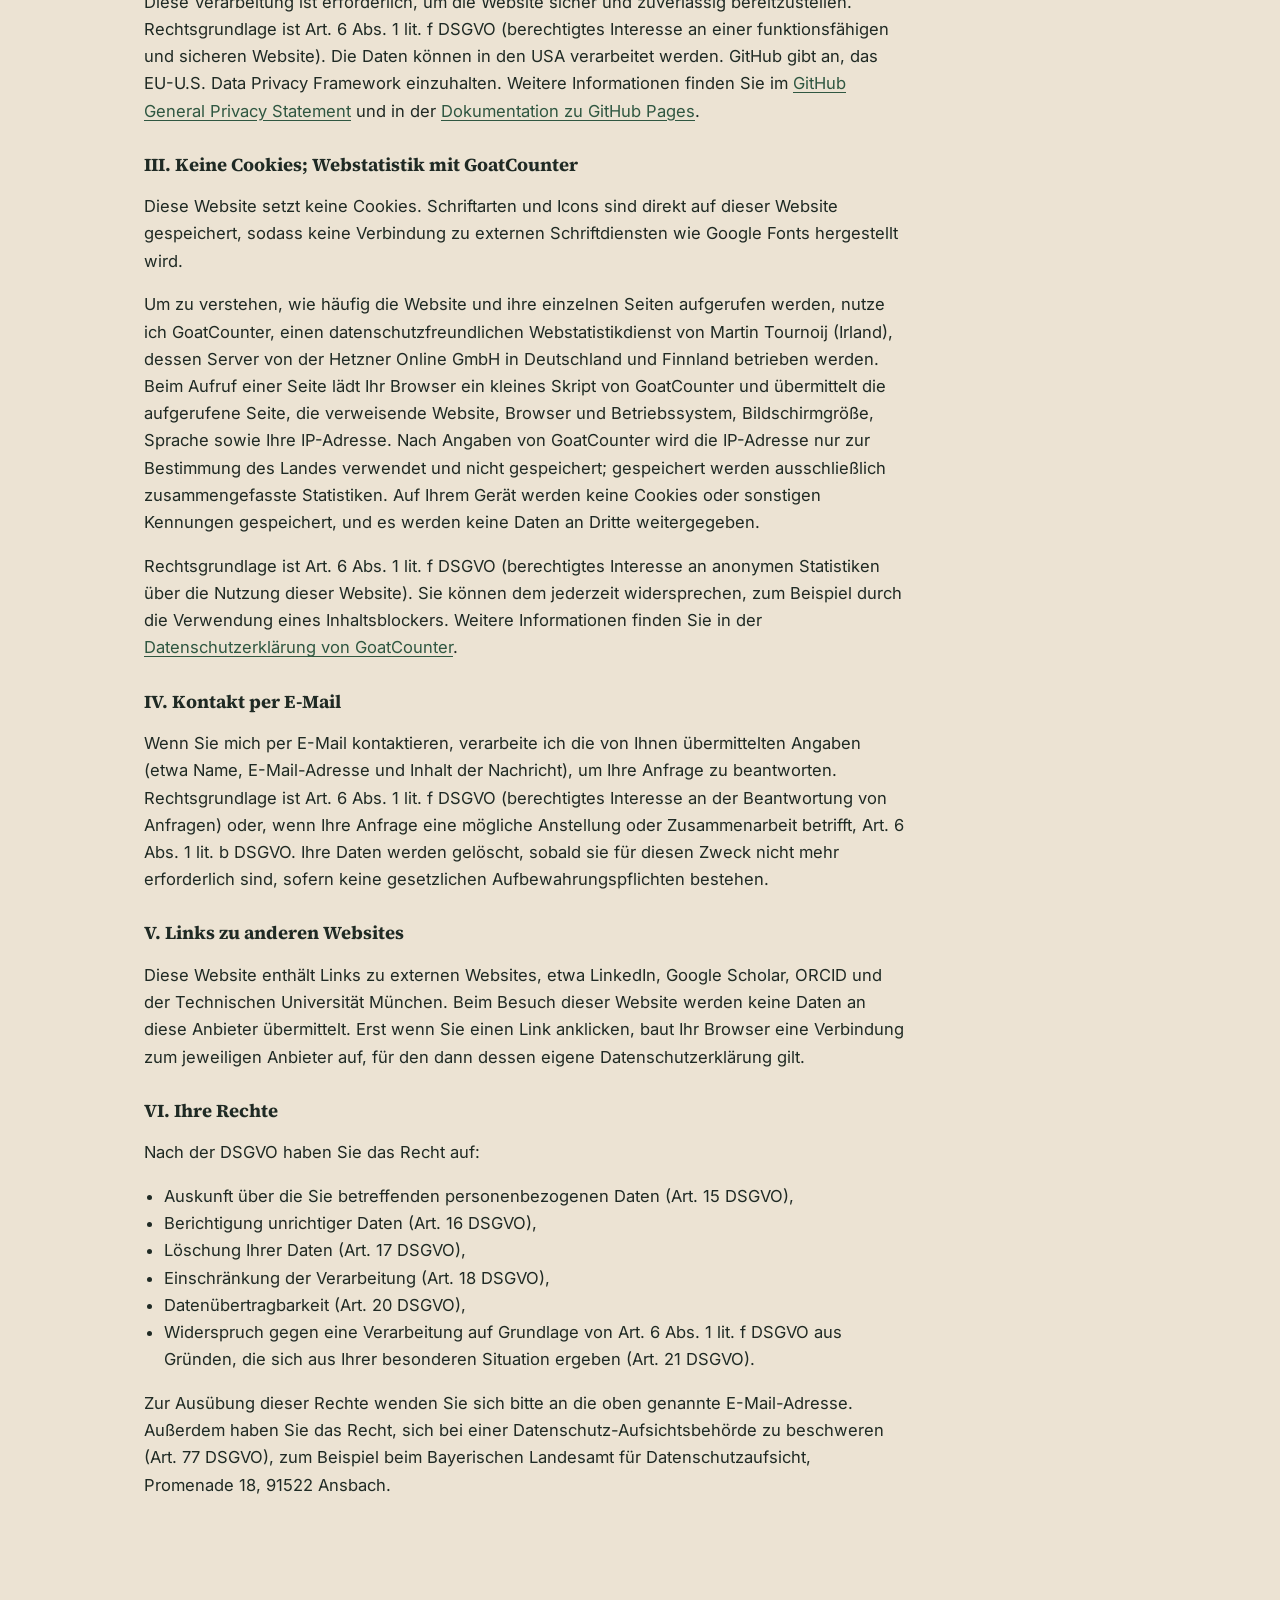
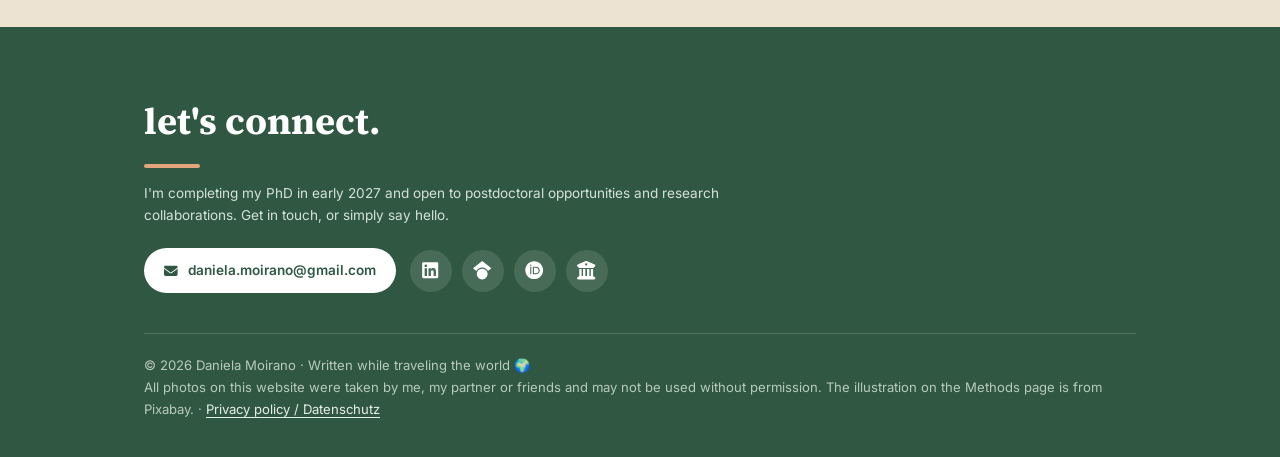
<file: privacy.html>
<!doctype html>
<html lang="en-US">
<head>
<meta charset="utf-8">
<meta name="viewport" content="width=device-width, initial-scale=1">
<title>Privacy Policy · Daniela Moirano</title>
<meta name="description" content="Privacy policy (English and German) for the website of Daniela Moirano.">
<link rel="canonical" href="https://danielamoirano.de/privacy.html">
<meta name="author" content="Daniela Moirano">
<meta property="og:type" content="website">
<meta property="og:site_name" content="Daniela Moirano">
<meta property="og:title" content="Privacy Policy · Daniela Moirano">
<meta property="og:description" content="Privacy policy (English and German) for the website of Daniela Moirano.">
<meta property="og:url" content="https://danielamoirano.de/privacy.html">
<meta property="og:image" content="https://danielamoirano.de/portrait.jpg">
<meta name="twitter:card" content="summary_large_image">
<link rel="icon" href="data:image/svg+xml,%3Csvg xmlns='http://www.w3.org/2000/svg' viewBox='0 0 64 64'%3E%3Crect width='64' height='64' rx='12' fill='%232f5741'/%3E%3Ctext x='32' y='43' font-family='Georgia,serif' font-size='30' font-weight='700' fill='%23ece3d3' text-anchor='middle'%3EDM%3C/text%3E%3C/svg%3E">


<link rel="stylesheet" href="style.css">
</head>
<body>
<header>
  <div class="wrap bar">
    <a class="brand" href="index.html">Daniela Moirano</a>
    <nav>
      <button class="menu-btn" aria-label="Open menu" onclick="document.getElementById('nav').classList.toggle('open')">Menu</button>
      <ul id="nav">
        <li><a href="index.html">Home</a></li>
        <li><a href="research.html">Research</a></li>
        <li><a href="publications.html">Publications</a></li>
        <li><a href="methods.html">Methods</a></li>
        <li><a href="teaching-outreach.html">Teaching &amp; Outreach</a></li>
        <li><a href="about.html">About</a></li>
        <li><a class="cv" href="CV_Daniela_Moirano.pdf" target="_blank" rel="noopener">Download CV</a></li>
      </ul>
    </nav>
  </div>
</header>
<main class="wrap">
  <div class="page-hero">
    <p class="crumb"><a href="index.html">Home</a> / Privacy</p>
    <h1 class="lower">privacy policy.</h1>
    <p class="kicker"><a href="#en">English</a> · <a href="#de">Deutsch</a></p>
  </div>
  <div class="page-body legal-text">

  <article id="en" lang="en">
    <h2>Privacy Policy</h2>
    <p class="meta">Last updated: October 2026</p>
    <p>This privacy policy explains how personal data is processed when you visit this website. Personal data is any information that relates to an identified or identifiable person, such as your IP address. This website is a personal academic website. It does not use cookies or contact forms. It uses a privacy-friendly, cookieless statistics service (GoatCounter) to count page views.</p>

    <h3>I. Controller</h3>
    <p>The controller within the meaning of the General Data Protection Regulation (GDPR) is:<br>
    Daniela Moirano<br>
    Email: <a href="mailto:daniela.moirano@gmail.com">daniela.moirano@gmail.com</a></p>

    <h3>II. Hosting by GitHub Pages</h3>
    <p>This website is hosted by GitHub Pages, a service of GitHub, Inc., 88 Colin P. Kelly Jr. Street, San Francisco, CA 94107, USA. When you visit this website, your browser automatically transmits technical information to GitHub's servers, in particular your IP address, the date and time of access, the page requested and information about your browser and operating system. According to GitHub, visitors' IP addresses are logged and stored for security purposes, regardless of whether the visitor is signed in to GitHub.</p>
    <p>This processing is necessary to deliver the website securely and reliably. The legal basis is Art. 6(1)(f) GDPR (legitimate interest in providing a functioning and secure website). Data may be processed in the USA. GitHub states that it complies with the EU-U.S. Data Privacy Framework. Further information is available in the <a href="https://docs.github.com/en/site-policy/privacy-policies/github-general-privacy-statement" target="_blank" rel="noopener">GitHub General Privacy Statement</a> and in the <a href="https://docs.github.com/en/pages/getting-started-with-github-pages/about-github-pages" target="_blank" rel="noopener">GitHub Pages documentation</a>.</p>

    <h3>III. No cookies; web statistics with GoatCounter</h3>
    <p>This website does not set cookies. Fonts and icons are stored on this website itself, so no connection is made to external font services such as Google Fonts.</p>
    <p>To understand how often the website and its individual pages are visited, I use GoatCounter, a privacy-friendly web statistics service operated by Martin Tournoij (Ireland), with servers hosted by Hetzner Online GmbH in Germany and Finland. When you open a page, your browser loads a small script from GoatCounter and transmits the page visited, the referring website, browser and operating system, screen size, language and your IP address. According to GoatCounter, the IP address is used only to determine your country and is not stored; only aggregated statistics are kept. No cookies or other identifiers are stored on your device, and no data is shared with third parties.</p>
    <p>The legal basis is Art. 6(1)(f) GDPR (legitimate interest in anonymous statistics about the use of this website). You can object at any time, for example by using a content blocker. Further information is available in the <a href="https://www.goatcounter.com/help/privacy" target="_blank" rel="noopener">GoatCounter privacy policy</a>.</p>

    <h3>IV. Contact by email</h3>
    <p>If you contact me by email, I process the information you provide (such as your name, email address and the content of your message) in order to respond to your enquiry. The legal basis is Art. 6(1)(f) GDPR (legitimate interest in responding to enquiries) or, where your enquiry relates to a potential employment or collaboration, Art. 6(1)(b) GDPR. Your data will be deleted once it is no longer needed for this purpose, unless statutory retention obligations apply.</p>

    <h3>V. Links to other websites</h3>
    <p>This website contains links to external websites, such as LinkedIn, Google Scholar, ORCID and the Technical University of Munich. No data is transmitted to these providers when you visit this website. Only when you click a link does your browser connect to the respective provider, whose own privacy policy then applies.</p>

    <h3>VI. Your rights</h3>
    <p>Under the GDPR, you have the right to:</p>
    <ul>
      <li>access the personal data concerning you (Art. 15 GDPR),</li>
      <li>rectification of inaccurate data (Art. 16 GDPR),</li>
      <li>erasure of your data (Art. 17 GDPR),</li>
      <li>restriction of processing (Art. 18 GDPR),</li>
      <li>data portability (Art. 20 GDPR),</li>
      <li>object to processing based on Art. 6(1)(f) GDPR on grounds relating to your particular situation (Art. 21 GDPR).</li>
    </ul>
    <p>To exercise these rights, please contact me at the email address above. You also have the right to lodge a complaint with a data protection supervisory authority (Art. 77 GDPR), for example the Bavarian Data Protection Authority (Bayerisches Landesamt für Datenschutzaufsicht, Promenade 18, 91522 Ansbach, Germany).</p>
  </article>

  <article id="de" lang="de">
    <h2>Datenschutzerklärung</h2>
    <p class="meta">Stand: Oktober 2026</p>
    <p>Diese Datenschutzerklärung informiert darüber, wie beim Besuch dieser Website personenbezogene Daten verarbeitet werden. Personenbezogene Daten sind alle Informationen, die sich auf eine identifizierte oder identifizierbare Person beziehen, zum Beispiel Ihre IP-Adresse. Diese Website ist eine persönliche akademische Website. Sie verwendet keine Cookies und keine Kontaktformulare. Zur Zählung der Seitenaufrufe nutzt sie einen datenschutzfreundlichen, cookielosen Statistikdienst (GoatCounter).</p>

    <h3>I. Verantwortliche</h3>
    <p>Verantwortliche im Sinne der Datenschutz-Grundverordnung (DSGVO) ist:<br>
    Daniela Moirano<br>
    E-Mail: <a href="mailto:daniela.moirano@gmail.com">daniela.moirano@gmail.com</a></p>

    <h3>II. Hosting über GitHub Pages</h3>
    <p>Diese Website wird über GitHub Pages bereitgestellt, einen Dienst der GitHub, Inc., 88 Colin P. Kelly Jr. Street, San Francisco, CA 94107, USA. Beim Aufruf dieser Website übermittelt Ihr Browser automatisch technische Informationen an die Server von GitHub, insbesondere Ihre IP-Adresse, Datum und Uhrzeit des Zugriffs, die aufgerufene Seite sowie Angaben zu Browser und Betriebssystem. Nach Angaben von GitHub werden die IP-Adressen der Besucherinnen und Besucher aus Sicherheitsgründen protokolliert und gespeichert, unabhängig davon, ob sie bei GitHub angemeldet sind.</p>
    <p>Diese Verarbeitung ist erforderlich, um die Website sicher und zuverlässig bereitzustellen. Rechtsgrundlage ist Art. 6 Abs. 1 lit. f DSGVO (berechtigtes Interesse an einer funktionsfähigen und sicheren Website). Die Daten können in den USA verarbeitet werden. GitHub gibt an, das EU-U.S. Data Privacy Framework einzuhalten. Weitere Informationen finden Sie im <a href="https://docs.github.com/en/site-policy/privacy-policies/github-general-privacy-statement" target="_blank" rel="noopener">GitHub General Privacy Statement</a> und in der <a href="https://docs.github.com/en/pages/getting-started-with-github-pages/about-github-pages" target="_blank" rel="noopener">Dokumentation zu GitHub Pages</a>.</p>

    <h3>III. Keine Cookies; Webstatistik mit GoatCounter</h3>
    <p>Diese Website setzt keine Cookies. Schriftarten und Icons sind direkt auf dieser Website gespeichert, sodass keine Verbindung zu externen Schriftdiensten wie Google Fonts hergestellt wird.</p>
    <p>Um zu verstehen, wie häufig die Website und ihre einzelnen Seiten aufgerufen werden, nutze ich GoatCounter, einen datenschutzfreundlichen Webstatistikdienst von Martin Tournoij (Irland), dessen Server von der Hetzner Online GmbH in Deutschland und Finnland betrieben werden. Beim Aufruf einer Seite lädt Ihr Browser ein kleines Skript von GoatCounter und übermittelt die aufgerufene Seite, die verweisende Website, Browser und Betriebssystem, Bildschirmgröße, Sprache sowie Ihre IP-Adresse. Nach Angaben von GoatCounter wird die IP-Adresse nur zur Bestimmung des Landes verwendet und nicht gespeichert; gespeichert werden ausschließlich zusammengefasste Statistiken. Auf Ihrem Gerät werden keine Cookies oder sonstigen Kennungen gespeichert, und es werden keine Daten an Dritte weitergegeben.</p>
    <p>Rechtsgrundlage ist Art. 6 Abs. 1 lit. f DSGVO (berechtigtes Interesse an anonymen Statistiken über die Nutzung dieser Website). Sie können dem jederzeit widersprechen, zum Beispiel durch die Verwendung eines Inhaltsblockers. Weitere Informationen finden Sie in der <a href="https://www.goatcounter.com/help/privacy" target="_blank" rel="noopener">Datenschutzerklärung von GoatCounter</a>.</p>

    <h3>IV. Kontakt per E-Mail</h3>
    <p>Wenn Sie mich per E-Mail kontaktieren, verarbeite ich die von Ihnen übermittelten Angaben (etwa Name, E-Mail-Adresse und Inhalt der Nachricht), um Ihre Anfrage zu beantworten. Rechtsgrundlage ist Art. 6 Abs. 1 lit. f DSGVO (berechtigtes Interesse an der Beantwortung von Anfragen) oder, wenn Ihre Anfrage eine mögliche Anstellung oder Zusammenarbeit betrifft, Art. 6 Abs. 1 lit. b DSGVO. Ihre Daten werden gelöscht, sobald sie für diesen Zweck nicht mehr erforderlich sind, sofern keine gesetzlichen Aufbewahrungspflichten bestehen.</p>

    <h3>V. Links zu anderen Websites</h3>
    <p>Diese Website enthält Links zu externen Websites, etwa LinkedIn, Google Scholar, ORCID und der Technischen Universität München. Beim Besuch dieser Website werden keine Daten an diese Anbieter übermittelt. Erst wenn Sie einen Link anklicken, baut Ihr Browser eine Verbindung zum jeweiligen Anbieter auf, für den dann dessen eigene Datenschutzerklärung gilt.</p>

    <h3>VI. Ihre Rechte</h3>
    <p>Nach der DSGVO haben Sie das Recht auf:</p>
    <ul>
      <li>Auskunft über die Sie betreffenden personenbezogenen Daten (Art. 15 DSGVO),</li>
      <li>Berichtigung unrichtiger Daten (Art. 16 DSGVO),</li>
      <li>Löschung Ihrer Daten (Art. 17 DSGVO),</li>
      <li>Einschränkung der Verarbeitung (Art. 18 DSGVO),</li>
      <li>Datenübertragbarkeit (Art. 20 DSGVO),</li>
      <li>Widerspruch gegen eine Verarbeitung auf Grundlage von Art. 6 Abs. 1 lit. f DSGVO aus Gründen, die sich aus Ihrer besonderen Situation ergeben (Art. 21 DSGVO).</li>
    </ul>
    <p>Zur Ausübung dieser Rechte wenden Sie sich bitte an die oben genannte E-Mail-Adresse. Außerdem haben Sie das Recht, sich bei einer Datenschutz-Aufsichtsbehörde zu beschweren (Art. 77 DSGVO), zum Beispiel beim Bayerischen Landesamt für Datenschutzaufsicht, Promenade 18, 91522 Ansbach.</p>
  </article>

  </div>

</main>
<footer class="connect" id="contact">
  <div class="wrap">
    <h2>let's connect.</h2>
    <p>I'm completing my PhD in early 2027 and open to postdoctoral opportunities and research collaborations. Get in touch, or simply say hello.</p>
    <div class="row">
      <a class="mailbtn" href="mailto:daniela.moirano@gmail.com"><svg class="ic" viewBox="0 0 512 512" aria-hidden="true"><path d="M48 64C21.5 64 0 85.5 0 112c0 15.1 7.1 29.3 19.2 38.4L236.8 313.6c11.4 8.5 27 8.5 38.4 0L492.8 150.4c12.1-9.1 19.2-23.3 19.2-38.4c0-26.5-21.5-48-48-48L48 64zM0 176L0 384c0 35.3 28.7 64 64 64l384 0c35.3 0 64-28.7 64-64l0-208L294.4 339.2c-22.8 17.1-54 17.1-76.8 0L0 176z"/></svg> daniela.moirano@gmail.com</a>
      <ul class="social">
        <li><a href="https://www.linkedin.com/in/daniela-moirano/" target="_blank" rel="noopener" aria-label="LinkedIn" title="LinkedIn"><svg class="ic" viewBox="0 0 448 512" aria-hidden="true"><path d="M416 32H31.9C14.3 32 0 46.5 0 64.3v383.4C0 465.5 14.3 480 31.9 480H416c17.6 0 32-14.5 32-32.3V64.3c0-17.8-14.4-32.3-32-32.3zM135.4 416H69V202.2h66.5V416zm-33.2-243c-21.3 0-38.5-17.3-38.5-38.5S80.9 96 102.2 96c21.2 0 38.5 17.3 38.5 38.5 0 21.3-17.2 38.5-38.5 38.5zm282.1 243h-66.4V312c0-24.8-.5-56.7-34.5-56.7-34.6 0-39.9 27-39.9 54.9V416h-66.4V202.2h63.7v29.2h.9c8.9-16.8 30.6-34.5 62.9-34.5 67.2 0 79.7 44.3 79.7 101.9V416z"/></svg></a></li>
        <li><a href="https://scholar.google.de/citations?hl=de&amp;user=YEidWJoAAAAJ" target="_blank" rel="noopener" aria-label="Google Scholar" title="Google Scholar"><svg class="ic" viewBox="0 0 512 512" aria-hidden="true"><path d="M390.9 298.5c0 0 0 .1 .1 .1c9.2 19.4 14.4 41.1 14.4 64C405.3 445.1 338.5 512 256 512s-149.3-66.9-149.3-149.3c0-22.9 5.2-44.6 14.4-64h0c1.7-3.6 3.6-7.2 5.6-10.7c4.4-7.6 9.4-14.7 15-21.3c27.4-32.6 68.5-53.3 114.4-53.3c33.6 0 64.6 11.1 89.6 29.9c9.1 6.9 17.4 14.7 24.8 23.5c5.6 6.6 10.6 13.8 15 21.3c2 3.4 3.8 7 5.5 10.5zm26.4-18.8c-30.1-58.4-91-98.4-161.3-98.4s-131.2 40-161.3 98.4L0 202.7 256 0 512 202.7l-94.7 77.1z"/></svg></a></li>
        <li><a href="https://orcid.org/0009-0006-2836-2953" target="_blank" rel="noopener" aria-label="ORCID" title="ORCID"><svg class="ic" viewBox="0 0 512 512" aria-hidden="true"><path d="M294.75 188.19h-45.92V342h47.47c67.62 0 83.12-51.34 83.12-76.91 0-41.64-26.54-76.9-84.67-76.9zM256 8C119 8 8 119 8 256s111 248 248 248 248-111 248-248S393 8 256 8zm-80.79 360.76h-29.84v-207.5h29.84zm-14.92-231.14a19.57 19.57 0 1 1 19.57-19.57 19.64 19.64 0 0 1-19.57 19.57zM300 369h-81V161.26h80.6c76.73 0 110.44 54.83 110.44 103.85C410 318.39 368.38 369 300 369z"/></svg></a></li>
        <li><a href="https://www.hs.mh.tum.de/mgt/team/wissenschaftliche-mitarbeiter-innen/kurzprofil-daniela-moirano/" target="_blank" rel="noopener" aria-label="Institutional profile at TUM" title="Institutional profile (TUM)"><svg class="ic" viewBox="0 0 512 512" aria-hidden="true"><path d="M243.4 2.6l-224 96c-14 6-21.8 21-18.7 35.8S16.8 160 32 160l0 8c0 13.3 10.7 24 24 24l400 0c13.3 0 24-10.7 24-24l0-8c15.2 0 28.3-10.7 31.3-25.6s-4.8-29.9-18.7-35.8l-224-96c-8-3.4-17.2-3.4-25.2 0zM128 224l-64 0 0 196.3c-.6 .3-1.2 .7-1.8 1.1l-48 32c-11.7 7.8-17 22.4-12.9 35.9S17.9 512 32 512l448 0c14.1 0 26.5-9.2 30.6-22.7s-1.1-28.1-12.9-35.9l-48-32c-.6-.4-1.2-.7-1.8-1.1L448 224l-64 0 0 192-40 0 0-192-64 0 0 192-48 0 0-192-64 0 0 192-40 0 0-192zM256 64a32 32 0 1 1 0 64 32 32 0 1 1 0-64z"/></svg></a></li>
      </ul>
    </div>
    <div class="legal">© <span class="yr">2026</span> Daniela Moirano · Written while traveling the world 🌍<br>All photos on this website were taken by me, my partner or friends and may not be used without permission. The illustration on the Methods page is from Pixabay. · <a href="privacy.html">Privacy policy / Datenschutz</a></div>
  </div>
</footer>
<script>document.querySelectorAll('.yr').forEach(e=>e.textContent=new Date().getFullYear());</script>
<script data-goatcounter="https://danielamoi.goatcounter.com/count" async src="https://gc.zgo.at/count.js"></script>
</body>
</html>
</file>
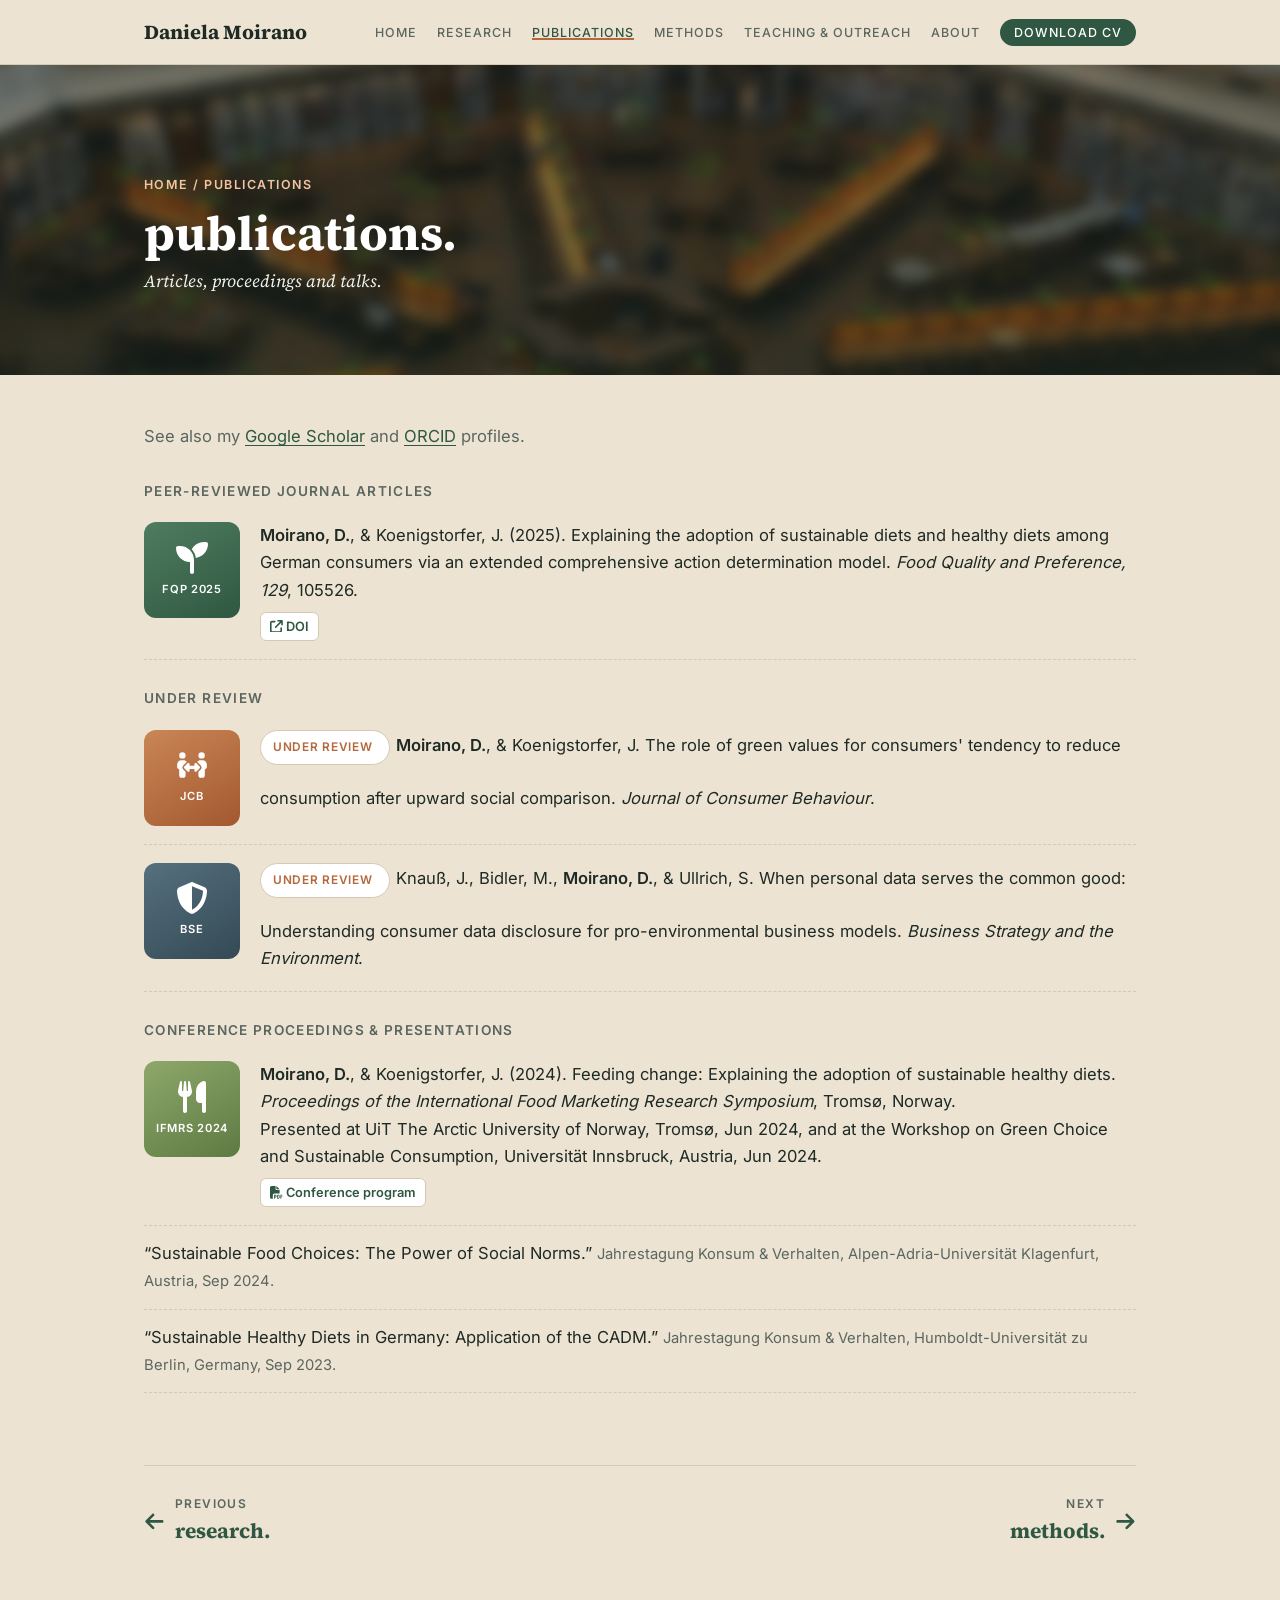
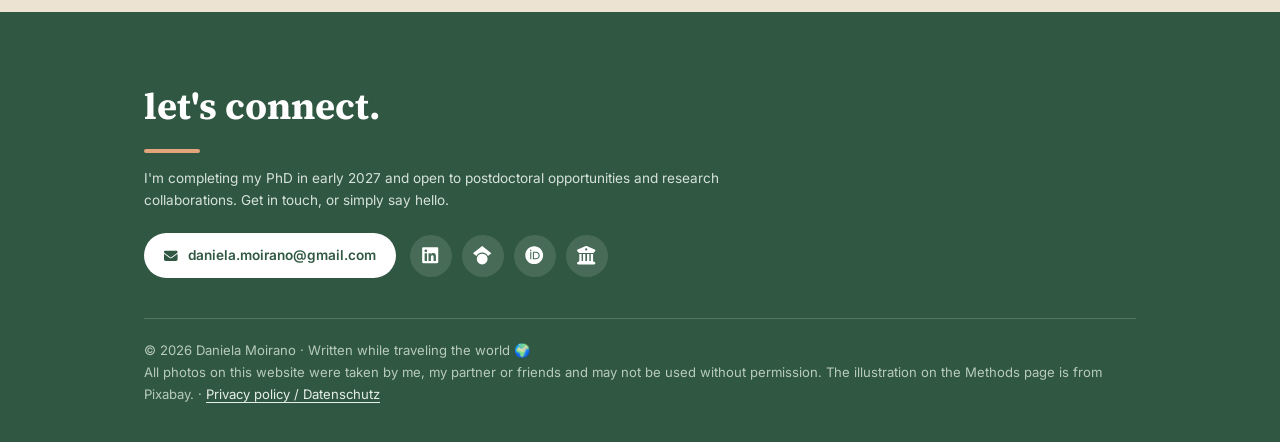
<file: publications.html>
<!doctype html>
<html lang="en-US">
<head>
<meta charset="utf-8">
<meta name="viewport" content="width=device-width, initial-scale=1">
<title>Publications · Daniela Moirano</title>
<meta name="description" content="Publications: Daniela Moirano, consumer psychologist at TUM.">
<link rel="canonical" href="https://danielamoirano.de/publications.html">
<meta name="author" content="Daniela Moirano">
<meta property="og:type" content="website">
<meta property="og:site_name" content="Daniela Moirano">
<meta property="og:title" content="Publications · Daniela Moirano">
<meta property="og:description" content="Publications: Daniela Moirano, consumer psychologist at TUM.">
<meta property="og:url" content="https://danielamoirano.de/publications.html">
<meta property="og:image" content="https://danielamoirano.de/portrait.jpg">
<meta name="twitter:card" content="summary_large_image">
<link rel="icon" href="data:image/svg+xml,%3Csvg xmlns='http://www.w3.org/2000/svg' viewBox='0 0 64 64'%3E%3Crect width='64' height='64' rx='12' fill='%232f5741'/%3E%3Ctext x='32' y='43' font-family='Georgia,serif' font-size='30' font-weight='700' fill='%23ece3d3' text-anchor='middle'%3EDM%3C/text%3E%3C/svg%3E">


<link rel="stylesheet" href="style.css">
</head>
<body>
<header>
  <div class="wrap bar">
    <a class="brand" href="index.html">Daniela Moirano</a>
    <nav>
      <button class="menu-btn" aria-label="Open menu" onclick="document.getElementById('nav').classList.toggle('open')">Menu</button>
      <ul id="nav">
        <li><a href="index.html">Home</a></li>
        <li><a href="research.html">Research</a></li>
        <li><a href="publications.html" aria-current="page">Publications</a></li>
        <li><a href="methods.html">Methods</a></li>
        <li><a href="teaching-outreach.html">Teaching &amp; Outreach</a></li>
        <li><a href="about.html">About</a></li>
        <li><a class="cv" href="CV_Daniela_Moirano.pdf" target="_blank" rel="noopener">Download CV</a></li>
      </ul>
    </nav>
  </div>
</header>
<main class="wrap">
  <div class="page-hero ph-photo" style="--hero:url('tile-publications.jpg')">
    <p class="crumb"><a href="index.html">Home</a> / Publications</p>
    <h1 class="lower">publications.</h1>
    <p class="kicker">Articles, proceedings and talks.</p>
  </div>
  <div class="page-body">
    <section>
    <p class="sub">See also my <a href="https://scholar.google.de/citations?hl=de&amp;user=YEidWJoAAAAJ" target="_blank" rel="noopener">Google Scholar</a> and <a href="https://orcid.org/0009-0006-2836-2953" target="_blank" rel="noopener">ORCID</a> profiles.</p>

    <h3 class="group">Peer-Reviewed Journal Articles</h3>
    <div class="pub">
      <div class="thumb t1"><svg class="ic" viewBox="0 0 512 512" aria-hidden="true"><path d="M512 32c0 113.6-84.6 207.5-194.2 222c-7.1-53.4-30.6-101.6-65.3-139.3C290.8 46.3 364 0 448 0l32 0c17.7 0 32 14.3 32 32zM0 96C0 78.3 14.3 64 32 64l32 0c123.7 0 224 100.3 224 224l0 32 0 160c0 17.7-14.3 32-32 32s-32-14.3-32-32l0-160C100.3 320 0 219.7 0 96z"/></svg><span>FQP 2025</span></div>
      <div><p><strong>Moirano, D.</strong>, &amp; Koenigstorfer, J. (2025). Explaining the adoption of sustainable diets and healthy diets among German consumers via an extended comprehensive action determination model. <em>Food Quality and Preference, 129</em>, 105526.</p><div class="plinks"><a href="https://doi.org/10.1016/j.foodqual.2025.105526" target="_blank" rel="noopener"><svg class="ic" viewBox="0 0 512 512" aria-hidden="true"><path d="M320 0c-17.7 0-32 14.3-32 32s14.3 32 32 32l82.7 0L201.4 265.4c-12.5 12.5-12.5 32.8 0 45.3s32.8 12.5 45.3 0L448 109.3l0 82.7c0 17.7 14.3 32 32 32s32-14.3 32-32l0-160c0-17.7-14.3-32-32-32L320 0zM80 32C35.8 32 0 67.8 0 112L0 432c0 44.2 35.8 80 80 80l320 0c44.2 0 80-35.8 80-80l0-112c0-17.7-14.3-32-32-32s-32 14.3-32 32l0 112c0 8.8-7.2 16-16 16L80 448c-8.8 0-16-7.2-16-16l0-320c0-8.8 7.2-16 16-16l112 0c17.7 0 32-14.3 32-32s-14.3-32-32-32L80 32z"/></svg> DOI</a></div></div>
    </div>

    <h3 class="group">Under Review</h3>
    <div class="pub">
      <div class="thumb t2"><svg class="ic" viewBox="0 0 640 512" aria-hidden="true"><path d="M64 64a64 64 0 1 1 128 0A64 64 0 1 1 64 64zM25.9 233.4C29.3 191.9 64 160 105.6 160l44.8 0c27 0 51 13.4 65.5 34.1c-2.7 1.9-5.2 4-7.5 6.3l-64 64c-21.9 21.9-21.9 57.3 0 79.2L192 391.2l0 72.8c0 26.5-21.5 48-48 48l-32 0c-26.5 0-48-21.5-48-48l0-115.7c-26.5-9.5-44.7-35.8-42.2-65.6l4.1-49.3zM448 64a64 64 0 1 1 128 0A64 64 0 1 1 448 64zM431.6 200.4c-2.3-2.3-4.9-4.4-7.5-6.3c14.5-20.7 38.6-34.1 65.5-34.1l44.8 0c41.6 0 76.3 31.9 79.7 73.4l4.1 49.3c2.5 29.8-15.7 56.1-42.2 65.6L576 464c0 26.5-21.5 48-48 48l-32 0c-26.5 0-48-21.5-48-48l0-72.8 47.6-47.6c21.9-21.9 21.9-57.3 0-79.2l-64-64zM272 240l0 32 96 0 0-32c0-9.7 5.8-18.5 14.8-22.2s19.3-1.7 26.2 5.2l64 64c9.4 9.4 9.4 24.6 0 33.9l-64 64c-6.9 6.9-17.2 8.9-26.2 5.2s-14.8-12.5-14.8-22.2l0-32-96 0 0 32c0 9.7-5.8 18.5-14.8 22.2s-19.3 1.7-26.2-5.2l-64-64c-9.4-9.4-9.4-24.6 0-33.9l64-64c6.9-6.9 17.2-8.9 26.2-5.2s14.8 12.5 14.8 22.2z"/></svg><span>JCB</span></div>
      <div><p><span class="status">Under review</span><strong>Moirano, D.</strong>, &amp; Koenigstorfer, J. The role of green values for consumers&#39; tendency to reduce consumption after upward social comparison. <em>Journal of Consumer Behaviour</em>.</p></div>
    </div>
    <div class="pub">
      <div class="thumb t3"><svg class="ic" viewBox="0 0 512 512" aria-hidden="true"><path d="M256 0c4.6 0 9.2 1 13.4 2.9L457.7 82.8c22 9.3 38.4 31 38.3 57.2c-.5 99.2-41.3 280.7-213.6 363.2c-16.7 8-36.1 8-52.8 0C57.3 420.7 16.5 239.2 16 140c-.1-26.2 16.3-47.9 38.3-57.2L242.7 2.9C246.8 1 251.4 0 256 0zm0 66.8l0 378.1C394 378 431.1 230.1 432 141.4L256 66.8s0 0 0 0z"/></svg><span>BSE</span></div>
      <div><p><span class="status">Under review</span>Knauß, J., Bidler, M., <strong>Moirano, D.</strong>, &amp; Ullrich, S. When personal data serves the common good: Understanding consumer data disclosure for pro-environmental business models. <em>Business Strategy and the Environment</em>.</p></div>
    </div>

    <h3 class="group">Conference Proceedings &amp; Presentations</h3>
    <div class="pub">
      <div class="thumb t4"><svg class="ic" viewBox="0 0 448 512" aria-hidden="true"><path d="M416 0C400 0 288 32 288 176l0 112c0 35.3 28.7 64 64 64l32 0 0 128c0 17.7 14.3 32 32 32s32-14.3 32-32l0-128 0-112 0-208c0-17.7-14.3-32-32-32zM64 16C64 7.8 57.9 1 49.7 .1S34.2 4.6 32.4 12.5L2.1 148.8C.7 155.1 0 161.5 0 167.9c0 45.9 35.1 83.6 80 87.7L80 480c0 17.7 14.3 32 32 32s32-14.3 32-32l0-224.4c44.9-4.1 80-41.8 80-87.7c0-6.4-.7-12.8-2.1-19.1L191.6 12.5c-1.8-8-9.3-13.3-17.4-12.4S160 7.8 160 16l0 134.2c0 5.4-4.4 9.8-9.8 9.8c-5.1 0-9.3-3.9-9.8-9L127.9 14.6C127.2 6.3 120.3 0 112 0s-15.2 6.3-15.9 14.6L83.7 151c-.5 5.1-4.7 9-9.8 9c-5.4 0-9.8-4.4-9.8-9.8L64 16zm48.3 152l-.3 0-.3 0 .3-.7 .3 .7z"/></svg><span>IFMRS 2024</span></div>
      <div><p><strong>Moirano, D.</strong>, &amp; Koenigstorfer, J. (2024). Feeding change: Explaining the adoption of sustainable healthy diets. <em>Proceedings of the International Food Marketing Research Symposium</em>, Tromsø, Norway.<br><span class="talk">Presented at UiT The Arctic University of Norway, Tromsø, Jun 2024, and at the Workshop on Green Choice and Sustainable Consumption, Universität Innsbruck, Austria, Jun 2024.</span></p><div class="plinks"><a href="https://mgmt.au.dk/fileadmin/MGMT/Subsites/Centre/Mapp/IFMRS_Program_2024.pdf" target="_blank" rel="noopener"><svg class="ic" viewBox="0 0 512 512" aria-hidden="true"><path d="M0 64C0 28.7 28.7 0 64 0L224 0l0 128c0 17.7 14.3 32 32 32l128 0 0 144-208 0c-35.3 0-64 28.7-64 64l0 144-48 0c-35.3 0-64-28.7-64-64L0 64zm384 64l-128 0L256 0 384 128zM176 352l32 0c30.9 0 56 25.1 56 56s-25.1 56-56 56l-16 0 0 32c0 8.8-7.2 16-16 16s-16-7.2-16-16l0-48 0-80c0-8.8 7.2-16 16-16zm32 80c13.3 0 24-10.7 24-24s-10.7-24-24-24l-16 0 0 48 16 0zm96-80l32 0c26.5 0 48 21.5 48 48l0 64c0 26.5-21.5 48-48 48l-32 0c-8.8 0-16-7.2-16-16l0-128c0-8.8 7.2-16 16-16zm32 128c8.8 0 16-7.2 16-16l0-64c0-8.8-7.2-16-16-16l-16 0 0 96 16 0zm80-112c0-8.8 7.2-16 16-16l48 0c8.8 0 16 7.2 16 16s-7.2 16-16 16l-32 0 0 32 32 0c8.8 0 16 7.2 16 16s-7.2 16-16 16l-32 0 0 48c0 8.8-7.2 16-16 16s-16-7.2-16-16l0-64 0-64z"/></svg> Conference program</a></div></div>
    </div>
    <ul class="pubs">
      <li>“Sustainable Food Choices: The Power of Social Norms.” <span class="talk">Jahrestagung Konsum &amp; Verhalten, Alpen-Adria-Universität Klagenfurt, Austria, Sep 2024.</span></li>
      <li>“Sustainable Healthy Diets in Germany: Application of the CADM.” <span class="talk">Jahrestagung Konsum &amp; Verhalten, Humboldt-Universität zu Berlin, Germany, Sep 2023.</span></li>
    </ul>
    </section>
  </div>
  <nav class="next" aria-label="More pages">
    <a href="research.html"><svg class="ic flip" viewBox="0 0 448 512" aria-hidden="true"><path d="M438.6 278.6c12.5-12.5 12.5-32.8 0-45.3l-160-160c-12.5-12.5-32.8-12.5-45.3 0s-12.5 32.8 0 45.3L338.8 224 32 224c-17.7 0-32 14.3-32 32s14.3 32 32 32l306.7 0L233.4 393.4c-12.5 12.5-12.5 32.8 0 45.3s32.8 12.5 45.3 0l160-160z"/></svg><span><small>Previous</small>research.</span></a>
    <a href="methods.html" style="text-align:right"><span><small>Next</small>methods.</span><svg class="ic" viewBox="0 0 448 512" aria-hidden="true"><path d="M438.6 278.6c12.5-12.5 12.5-32.8 0-45.3l-160-160c-12.5-12.5-32.8-12.5-45.3 0s-12.5 32.8 0 45.3L338.8 224 32 224c-17.7 0-32 14.3-32 32s14.3 32 32 32l306.7 0L233.4 393.4c-12.5 12.5-12.5 32.8 0 45.3s32.8 12.5 45.3 0l160-160z"/></svg></a>
  </nav>
</main>
<footer class="connect" id="contact">
  <div class="wrap">
    <h2>let's connect.</h2>
    <p>I'm completing my PhD in early 2027 and open to postdoctoral opportunities and research collaborations. Get in touch, or simply say hello.</p>
    <div class="row">
      <a class="mailbtn" href="mailto:daniela.moirano@gmail.com"><svg class="ic" viewBox="0 0 512 512" aria-hidden="true"><path d="M48 64C21.5 64 0 85.5 0 112c0 15.1 7.1 29.3 19.2 38.4L236.8 313.6c11.4 8.5 27 8.5 38.4 0L492.8 150.4c12.1-9.1 19.2-23.3 19.2-38.4c0-26.5-21.5-48-48-48L48 64zM0 176L0 384c0 35.3 28.7 64 64 64l384 0c35.3 0 64-28.7 64-64l0-208L294.4 339.2c-22.8 17.1-54 17.1-76.8 0L0 176z"/></svg> daniela.moirano@gmail.com</a>
      <ul class="social">
        <li><a href="https://www.linkedin.com/in/daniela-moirano/" target="_blank" rel="noopener" aria-label="LinkedIn" title="LinkedIn"><svg class="ic" viewBox="0 0 448 512" aria-hidden="true"><path d="M416 32H31.9C14.3 32 0 46.5 0 64.3v383.4C0 465.5 14.3 480 31.9 480H416c17.6 0 32-14.5 32-32.3V64.3c0-17.8-14.4-32.3-32-32.3zM135.4 416H69V202.2h66.5V416zm-33.2-243c-21.3 0-38.5-17.3-38.5-38.5S80.9 96 102.2 96c21.2 0 38.5 17.3 38.5 38.5 0 21.3-17.2 38.5-38.5 38.5zm282.1 243h-66.4V312c0-24.8-.5-56.7-34.5-56.7-34.6 0-39.9 27-39.9 54.9V416h-66.4V202.2h63.7v29.2h.9c8.9-16.8 30.6-34.5 62.9-34.5 67.2 0 79.7 44.3 79.7 101.9V416z"/></svg></a></li>
        <li><a href="https://scholar.google.de/citations?hl=de&amp;user=YEidWJoAAAAJ" target="_blank" rel="noopener" aria-label="Google Scholar" title="Google Scholar"><svg class="ic" viewBox="0 0 512 512" aria-hidden="true"><path d="M390.9 298.5c0 0 0 .1 .1 .1c9.2 19.4 14.4 41.1 14.4 64C405.3 445.1 338.5 512 256 512s-149.3-66.9-149.3-149.3c0-22.9 5.2-44.6 14.4-64h0c1.7-3.6 3.6-7.2 5.6-10.7c4.4-7.6 9.4-14.7 15-21.3c27.4-32.6 68.5-53.3 114.4-53.3c33.6 0 64.6 11.1 89.6 29.9c9.1 6.9 17.4 14.7 24.8 23.5c5.6 6.6 10.6 13.8 15 21.3c2 3.4 3.8 7 5.5 10.5zm26.4-18.8c-30.1-58.4-91-98.4-161.3-98.4s-131.2 40-161.3 98.4L0 202.7 256 0 512 202.7l-94.7 77.1z"/></svg></a></li>
        <li><a href="https://orcid.org/0009-0006-2836-2953" target="_blank" rel="noopener" aria-label="ORCID" title="ORCID"><svg class="ic" viewBox="0 0 512 512" aria-hidden="true"><path d="M294.75 188.19h-45.92V342h47.47c67.62 0 83.12-51.34 83.12-76.91 0-41.64-26.54-76.9-84.67-76.9zM256 8C119 8 8 119 8 256s111 248 248 248 248-111 248-248S393 8 256 8zm-80.79 360.76h-29.84v-207.5h29.84zm-14.92-231.14a19.57 19.57 0 1 1 19.57-19.57 19.64 19.64 0 0 1-19.57 19.57zM300 369h-81V161.26h80.6c76.73 0 110.44 54.83 110.44 103.85C410 318.39 368.38 369 300 369z"/></svg></a></li>
        <li><a href="https://www.hs.mh.tum.de/mgt/team/wissenschaftliche-mitarbeiter-innen/kurzprofil-daniela-moirano/" target="_blank" rel="noopener" aria-label="Institutional profile at TUM" title="Institutional profile (TUM)"><svg class="ic" viewBox="0 0 512 512" aria-hidden="true"><path d="M243.4 2.6l-224 96c-14 6-21.8 21-18.7 35.8S16.8 160 32 160l0 8c0 13.3 10.7 24 24 24l400 0c13.3 0 24-10.7 24-24l0-8c15.2 0 28.3-10.7 31.3-25.6s-4.8-29.9-18.7-35.8l-224-96c-8-3.4-17.2-3.4-25.2 0zM128 224l-64 0 0 196.3c-.6 .3-1.2 .7-1.8 1.1l-48 32c-11.7 7.8-17 22.4-12.9 35.9S17.9 512 32 512l448 0c14.1 0 26.5-9.2 30.6-22.7s-1.1-28.1-12.9-35.9l-48-32c-.6-.4-1.2-.7-1.8-1.1L448 224l-64 0 0 192-40 0 0-192-64 0 0 192-48 0 0-192-64 0 0 192-40 0 0-192zM256 64a32 32 0 1 1 0 64 32 32 0 1 1 0-64z"/></svg></a></li>
      </ul>
    </div>
    <div class="legal">© <span class="yr">2026</span> Daniela Moirano · Written while traveling the world 🌍<br>All photos on this website were taken by me, my partner or friends and may not be used without permission. The illustration on the Methods page is from Pixabay. · <a href="privacy.html">Privacy policy / Datenschutz</a></div>
  </div>
</footer>
<script>document.querySelectorAll('.yr').forEach(e=>e.textContent=new Date().getFullYear());</script>
<script data-goatcounter="https://danielamoi.goatcounter.com/count" async src="https://gc.zgo.at/count.js"></script>
</body>
</html>
</file>
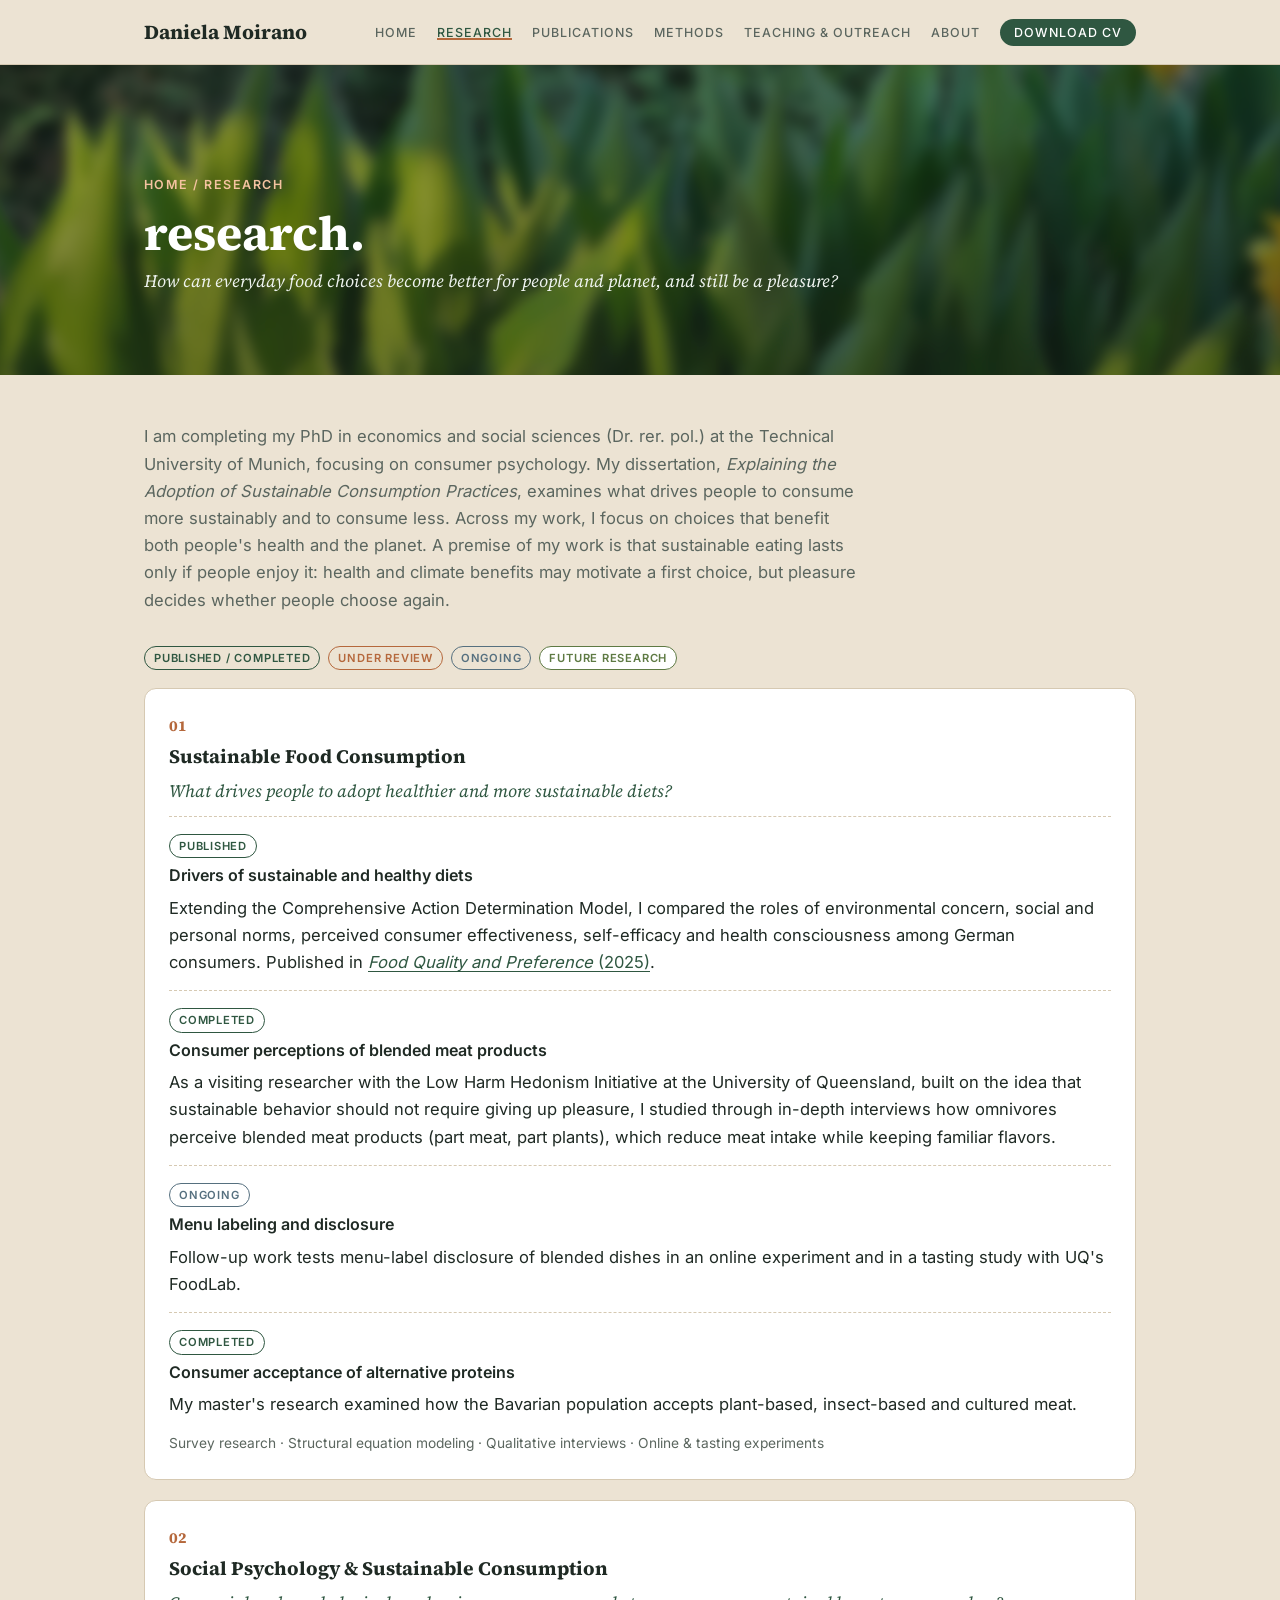
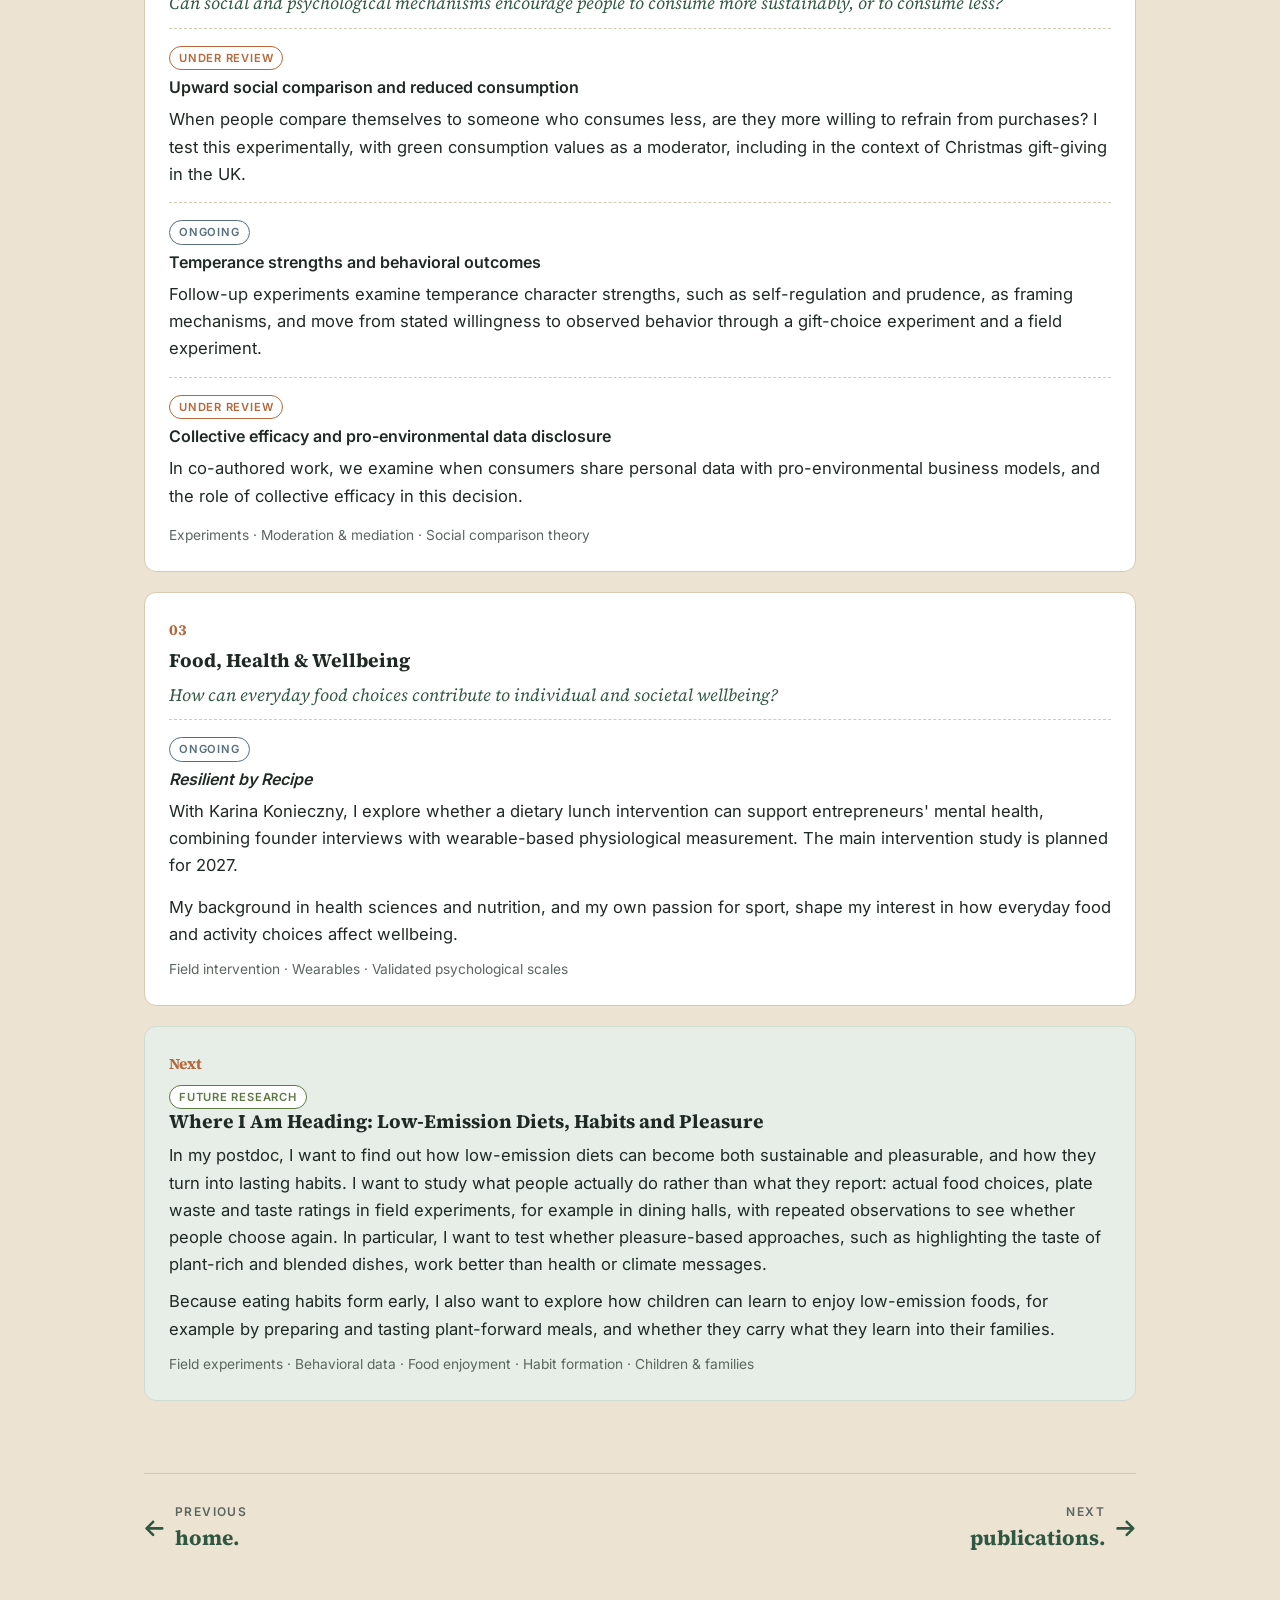
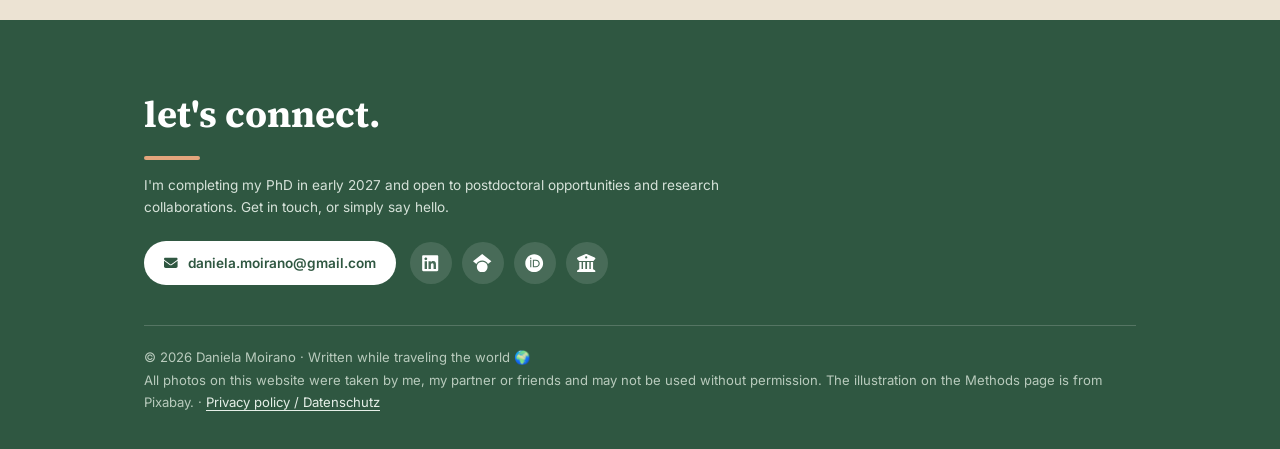
<file: research.html>
<!doctype html>
<html lang="en-US">
<head>
<meta charset="utf-8">
<meta name="viewport" content="width=device-width, initial-scale=1">
<title>Research · Daniela Moirano</title>
<meta name="description" content="Research: Daniela Moirano, consumer psychologist at TUM.">
<link rel="canonical" href="https://danielamoirano.de/research.html">
<meta name="author" content="Daniela Moirano">
<meta property="og:type" content="website">
<meta property="og:site_name" content="Daniela Moirano">
<meta property="og:title" content="Research · Daniela Moirano">
<meta property="og:description" content="Research: Daniela Moirano, consumer psychologist at TUM.">
<meta property="og:url" content="https://danielamoirano.de/research.html">
<meta property="og:image" content="https://danielamoirano.de/portrait.jpg">
<meta name="twitter:card" content="summary_large_image">
<link rel="icon" href="data:image/svg+xml,%3Csvg xmlns='http://www.w3.org/2000/svg' viewBox='0 0 64 64'%3E%3Crect width='64' height='64' rx='12' fill='%232f5741'/%3E%3Ctext x='32' y='43' font-family='Georgia,serif' font-size='30' font-weight='700' fill='%23ece3d3' text-anchor='middle'%3EDM%3C/text%3E%3C/svg%3E">


<link rel="stylesheet" href="style.css">
</head>
<body>
<header>
  <div class="wrap bar">
    <a class="brand" href="index.html">Daniela Moirano</a>
    <nav>
      <button class="menu-btn" aria-label="Open menu" onclick="document.getElementById('nav').classList.toggle('open')">Menu</button>
      <ul id="nav">
        <li><a href="index.html">Home</a></li>
        <li><a href="research.html" aria-current="page">Research</a></li>
        <li><a href="publications.html">Publications</a></li>
        <li><a href="methods.html">Methods</a></li>
        <li><a href="teaching-outreach.html">Teaching &amp; Outreach</a></li>
        <li><a href="about.html">About</a></li>
        <li><a class="cv" href="CV_Daniela_Moirano.pdf" target="_blank" rel="noopener">Download CV</a></li>
      </ul>
    </nav>
  </div>
</header>
<main class="wrap">
  <div class="page-hero ph-photo" style="--hero:url('tile-research.jpg')">
    <p class="crumb"><a href="index.html">Home</a> / Research</p>
    <h1 class="lower">research.</h1>
    <p class="kicker">How can everyday food choices become better for people and planet, and still be a pleasure?</p>
  </div>
  <div class="page-body">
    <section>
    <p class="sub">I am completing my PhD in economics and social sciences (Dr. rer. pol.) at the Technical University of Munich, focusing on consumer psychology. My dissertation, <em>Explaining the Adoption of Sustainable Consumption Practices</em>, examines what drives people to consume more sustainably and to consume less. Across my work, I focus on choices that benefit both people's health and the planet. A premise of my work is that sustainable eating lasts only if people enjoy it: health and climate benefits may motivate a first choice, but pleasure decides whether people choose again.</p>

    <p class="legend"><span class="stage done">Published / Completed</span> <span class="stage review">Under review</span> <span class="stage ongoing">Ongoing</span> <span class="stage future">Future research</span></p>
    <div class="grid">
      <article class="card wide" id="sustainable-food">
        <span class="num">01</span>
        <h3>Sustainable Food Consumption</h3>
        <p class="question-sm">What drives people to adopt healthier and more sustainable diets?</p>
        <div class="proj">
          <span class="stage done">Published</span>
          <h4>Drivers of sustainable and healthy diets</h4>
          <p>Extending the Comprehensive Action Determination Model, I compared the roles of environmental concern, social and personal norms, perceived consumer effectiveness, self-efficacy and health consciousness among German consumers. Published in <a href="publications.html"><em>Food Quality and Preference</em> (2025)</a>.</p>
        </div>
        <div class="proj">
          <span class="stage done">Completed</span>
          <h4>Consumer perceptions of blended meat products</h4>
          <p>As a visiting researcher with the Low Harm Hedonism Initiative at the University of Queensland, built on the idea that sustainable behavior should not require giving up pleasure, I studied through in-depth interviews how omnivores perceive blended meat products (part meat, part plants), which reduce meat intake while keeping familiar flavors.</p>
        </div>
        <div class="proj">
          <span class="stage ongoing">Ongoing</span>
          <h4>Menu labeling and disclosure</h4>
          <p>Follow-up work tests menu-label disclosure of blended dishes in an online experiment and in a tasting study with UQ's FoodLab.</p>
        </div>
        <div class="proj">
          <span class="stage done">Completed</span>
          <h4>Consumer acceptance of alternative proteins</h4>
          <p>My master's research examined how the Bavarian population accepts plant-based, insect-based and cultured meat.</p>
        </div>
        <p class="meta">Survey research · Structural equation modeling · Qualitative interviews · Online &amp; tasting experiments</p>
      </article>

      <article class="card wide" id="social-psychology">
        <span class="num">02</span>
        <h3>Social Psychology &amp; Sustainable Consumption</h3>
        <p class="question-sm">Can social and psychological mechanisms encourage people to consume more sustainably, or to consume less?</p>
        <div class="proj">
          <span class="stage review">Under review</span>
          <h4>Upward social comparison and reduced consumption</h4>
          <p>When people compare themselves to someone who consumes less, are they more willing to refrain from purchases? I test this experimentally, with green consumption values as a moderator, including in the context of Christmas gift-giving in the UK.</p>
        </div>
        <div class="proj">
          <span class="stage ongoing">Ongoing</span>
          <h4>Temperance strengths and behavioral outcomes</h4>
          <p>Follow-up experiments examine temperance character strengths, such as self-regulation and prudence, as framing mechanisms, and move from stated willingness to observed behavior through a gift-choice experiment and a field experiment.</p>
        </div>
        <div class="proj">
          <span class="stage review">Under review</span>
          <h4>Collective efficacy and pro-environmental data disclosure</h4>
          <p>In co-authored work, we examine when consumers share personal data with pro-environmental business models, and the role of collective efficacy in this decision.</p>
        </div>
        <p class="meta">Experiments · Moderation &amp; mediation · Social comparison theory</p>
      </article>

      <article class="card wide" id="wellbeing">
        <span class="num">03</span>
        <h3>Food, Health &amp; Wellbeing</h3>
        <p class="question-sm">How can everyday food choices contribute to individual and societal wellbeing?</p>
        <div class="proj">
          <span class="stage ongoing">Ongoing</span>
          <h4><em>Resilient by Recipe</em></h4>
          <p>With Karina Konieczny, I explore whether a dietary lunch intervention can support entrepreneurs' mental health, combining founder interviews with wearable-based physiological measurement. The main intervention study is planned for 2027.</p>
        </div>
        <p>My background in health sciences and nutrition, and my own passion for sport, shape my interest in how everyday food and activity choices affect wellbeing.</p>
        <p class="meta">Field intervention · Wearables · Validated psychological scales</p>
      </article>

      <article class="card wide" style="background:var(--green-soft); border-color:#cfdcd1">
        <span class="num">Next</span>
        <span class="stage future">Future research</span>
        <h3>Where I Am Heading: Low-Emission Diets, Habits and Pleasure</h3>
        <p>In my postdoc, I want to find out how low-emission diets can become both sustainable and pleasurable, and how they turn into lasting habits. I want to study what people actually do rather than what they report: actual food choices, plate waste and taste ratings in field experiments, for example in dining halls, with repeated observations to see whether people choose again. In particular, I want to test whether pleasure-based approaches, such as highlighting the taste of plant-rich and blended dishes, work better than health or climate messages.</p>
        <p>Because eating habits form early, I also want to explore how children can learn to enjoy low-emission foods, for example by preparing and tasting plant-forward meals, and whether they carry what they learn into their families.</p>
        <p class="meta">Field experiments · Behavioral data · Food enjoyment · Habit formation · Children &amp; families</p>
      </article>
    </div>
    </section>
  </div>
  <nav class="next" aria-label="More pages">
    <a href="index.html"><svg class="ic flip" viewBox="0 0 448 512" aria-hidden="true"><path d="M438.6 278.6c12.5-12.5 12.5-32.8 0-45.3l-160-160c-12.5-12.5-32.8-12.5-45.3 0s-12.5 32.8 0 45.3L338.8 224 32 224c-17.7 0-32 14.3-32 32s14.3 32 32 32l306.7 0L233.4 393.4c-12.5 12.5-12.5 32.8 0 45.3s32.8 12.5 45.3 0l160-160z"/></svg><span><small>Previous</small>home.</span></a>
    <a href="publications.html" style="text-align:right"><span><small>Next</small>publications.</span><svg class="ic" viewBox="0 0 448 512" aria-hidden="true"><path d="M438.6 278.6c12.5-12.5 12.5-32.8 0-45.3l-160-160c-12.5-12.5-32.8-12.5-45.3 0s-12.5 32.8 0 45.3L338.8 224 32 224c-17.7 0-32 14.3-32 32s14.3 32 32 32l306.7 0L233.4 393.4c-12.5 12.5-12.5 32.8 0 45.3s32.8 12.5 45.3 0l160-160z"/></svg></a>
  </nav>
</main>
<footer class="connect" id="contact">
  <div class="wrap">
    <h2>let's connect.</h2>
    <p>I'm completing my PhD in early 2027 and open to postdoctoral opportunities and research collaborations. Get in touch, or simply say hello.</p>
    <div class="row">
      <a class="mailbtn" href="mailto:daniela.moirano@gmail.com"><svg class="ic" viewBox="0 0 512 512" aria-hidden="true"><path d="M48 64C21.5 64 0 85.5 0 112c0 15.1 7.1 29.3 19.2 38.4L236.8 313.6c11.4 8.5 27 8.5 38.4 0L492.8 150.4c12.1-9.1 19.2-23.3 19.2-38.4c0-26.5-21.5-48-48-48L48 64zM0 176L0 384c0 35.3 28.7 64 64 64l384 0c35.3 0 64-28.7 64-64l0-208L294.4 339.2c-22.8 17.1-54 17.1-76.8 0L0 176z"/></svg> daniela.moirano@gmail.com</a>
      <ul class="social">
        <li><a href="https://www.linkedin.com/in/daniela-moirano/" target="_blank" rel="noopener" aria-label="LinkedIn" title="LinkedIn"><svg class="ic" viewBox="0 0 448 512" aria-hidden="true"><path d="M416 32H31.9C14.3 32 0 46.5 0 64.3v383.4C0 465.5 14.3 480 31.9 480H416c17.6 0 32-14.5 32-32.3V64.3c0-17.8-14.4-32.3-32-32.3zM135.4 416H69V202.2h66.5V416zm-33.2-243c-21.3 0-38.5-17.3-38.5-38.5S80.9 96 102.2 96c21.2 0 38.5 17.3 38.5 38.5 0 21.3-17.2 38.5-38.5 38.5zm282.1 243h-66.4V312c0-24.8-.5-56.7-34.5-56.7-34.6 0-39.9 27-39.9 54.9V416h-66.4V202.2h63.7v29.2h.9c8.9-16.8 30.6-34.5 62.9-34.5 67.2 0 79.7 44.3 79.7 101.9V416z"/></svg></a></li>
        <li><a href="https://scholar.google.de/citations?hl=de&amp;user=YEidWJoAAAAJ" target="_blank" rel="noopener" aria-label="Google Scholar" title="Google Scholar"><svg class="ic" viewBox="0 0 512 512" aria-hidden="true"><path d="M390.9 298.5c0 0 0 .1 .1 .1c9.2 19.4 14.4 41.1 14.4 64C405.3 445.1 338.5 512 256 512s-149.3-66.9-149.3-149.3c0-22.9 5.2-44.6 14.4-64h0c1.7-3.6 3.6-7.2 5.6-10.7c4.4-7.6 9.4-14.7 15-21.3c27.4-32.6 68.5-53.3 114.4-53.3c33.6 0 64.6 11.1 89.6 29.9c9.1 6.9 17.4 14.7 24.8 23.5c5.6 6.6 10.6 13.8 15 21.3c2 3.4 3.8 7 5.5 10.5zm26.4-18.8c-30.1-58.4-91-98.4-161.3-98.4s-131.2 40-161.3 98.4L0 202.7 256 0 512 202.7l-94.7 77.1z"/></svg></a></li>
        <li><a href="https://orcid.org/0009-0006-2836-2953" target="_blank" rel="noopener" aria-label="ORCID" title="ORCID"><svg class="ic" viewBox="0 0 512 512" aria-hidden="true"><path d="M294.75 188.19h-45.92V342h47.47c67.62 0 83.12-51.34 83.12-76.91 0-41.64-26.54-76.9-84.67-76.9zM256 8C119 8 8 119 8 256s111 248 248 248 248-111 248-248S393 8 256 8zm-80.79 360.76h-29.84v-207.5h29.84zm-14.92-231.14a19.57 19.57 0 1 1 19.57-19.57 19.64 19.64 0 0 1-19.57 19.57zM300 369h-81V161.26h80.6c76.73 0 110.44 54.83 110.44 103.85C410 318.39 368.38 369 300 369z"/></svg></a></li>
        <li><a href="https://www.hs.mh.tum.de/mgt/team/wissenschaftliche-mitarbeiter-innen/kurzprofil-daniela-moirano/" target="_blank" rel="noopener" aria-label="Institutional profile at TUM" title="Institutional profile (TUM)"><svg class="ic" viewBox="0 0 512 512" aria-hidden="true"><path d="M243.4 2.6l-224 96c-14 6-21.8 21-18.7 35.8S16.8 160 32 160l0 8c0 13.3 10.7 24 24 24l400 0c13.3 0 24-10.7 24-24l0-8c15.2 0 28.3-10.7 31.3-25.6s-4.8-29.9-18.7-35.8l-224-96c-8-3.4-17.2-3.4-25.2 0zM128 224l-64 0 0 196.3c-.6 .3-1.2 .7-1.8 1.1l-48 32c-11.7 7.8-17 22.4-12.9 35.9S17.9 512 32 512l448 0c14.1 0 26.5-9.2 30.6-22.7s-1.1-28.1-12.9-35.9l-48-32c-.6-.4-1.2-.7-1.8-1.1L448 224l-64 0 0 192-40 0 0-192-64 0 0 192-48 0 0-192-64 0 0 192-40 0 0-192zM256 64a32 32 0 1 1 0 64 32 32 0 1 1 0-64z"/></svg></a></li>
      </ul>
    </div>
    <div class="legal">© <span class="yr">2026</span> Daniela Moirano · Written while traveling the world 🌍<br>All photos on this website were taken by me, my partner or friends and may not be used without permission. The illustration on the Methods page is from Pixabay. · <a href="privacy.html">Privacy policy / Datenschutz</a></div>
  </div>
</footer>
<script>document.querySelectorAll('.yr').forEach(e=>e.textContent=new Date().getFullYear());</script>
<script data-goatcounter="https://danielamoi.goatcounter.com/count" async src="https://gc.zgo.at/count.js"></script>
</body>
</html>
</file>
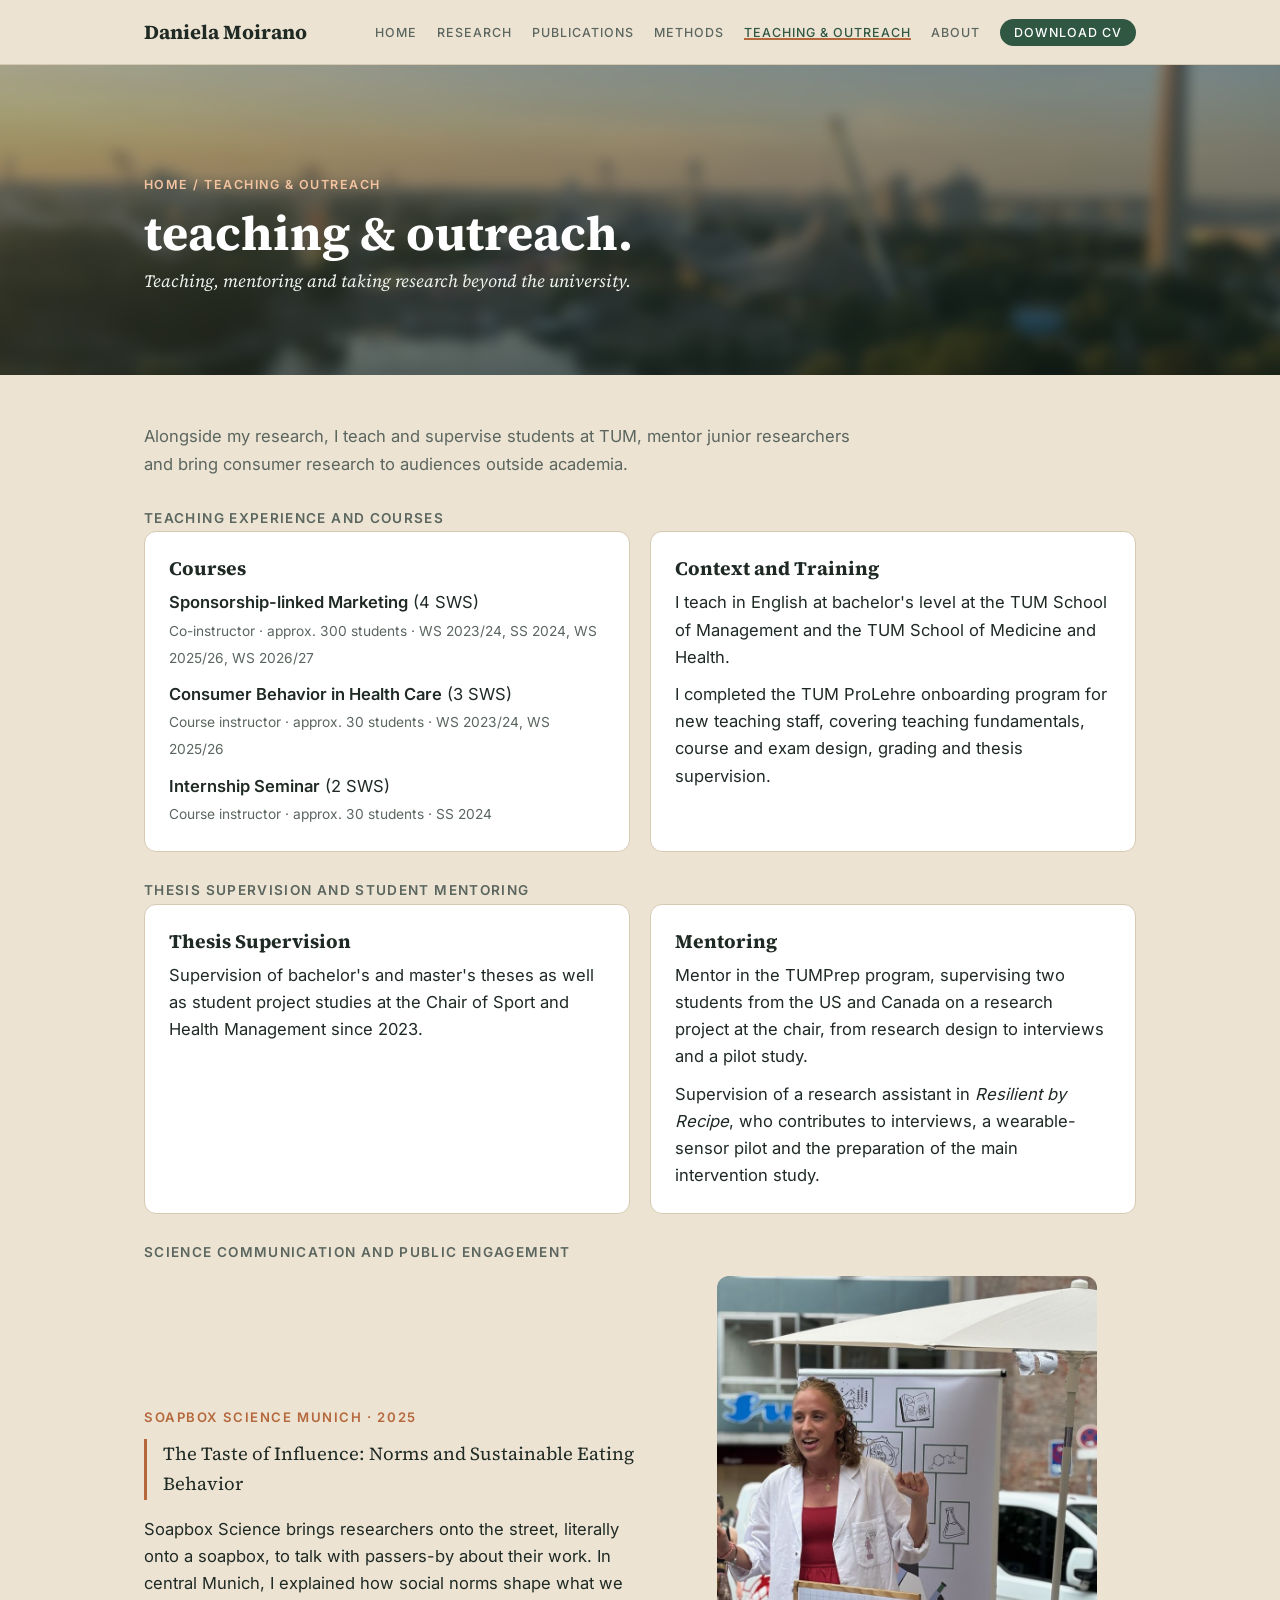
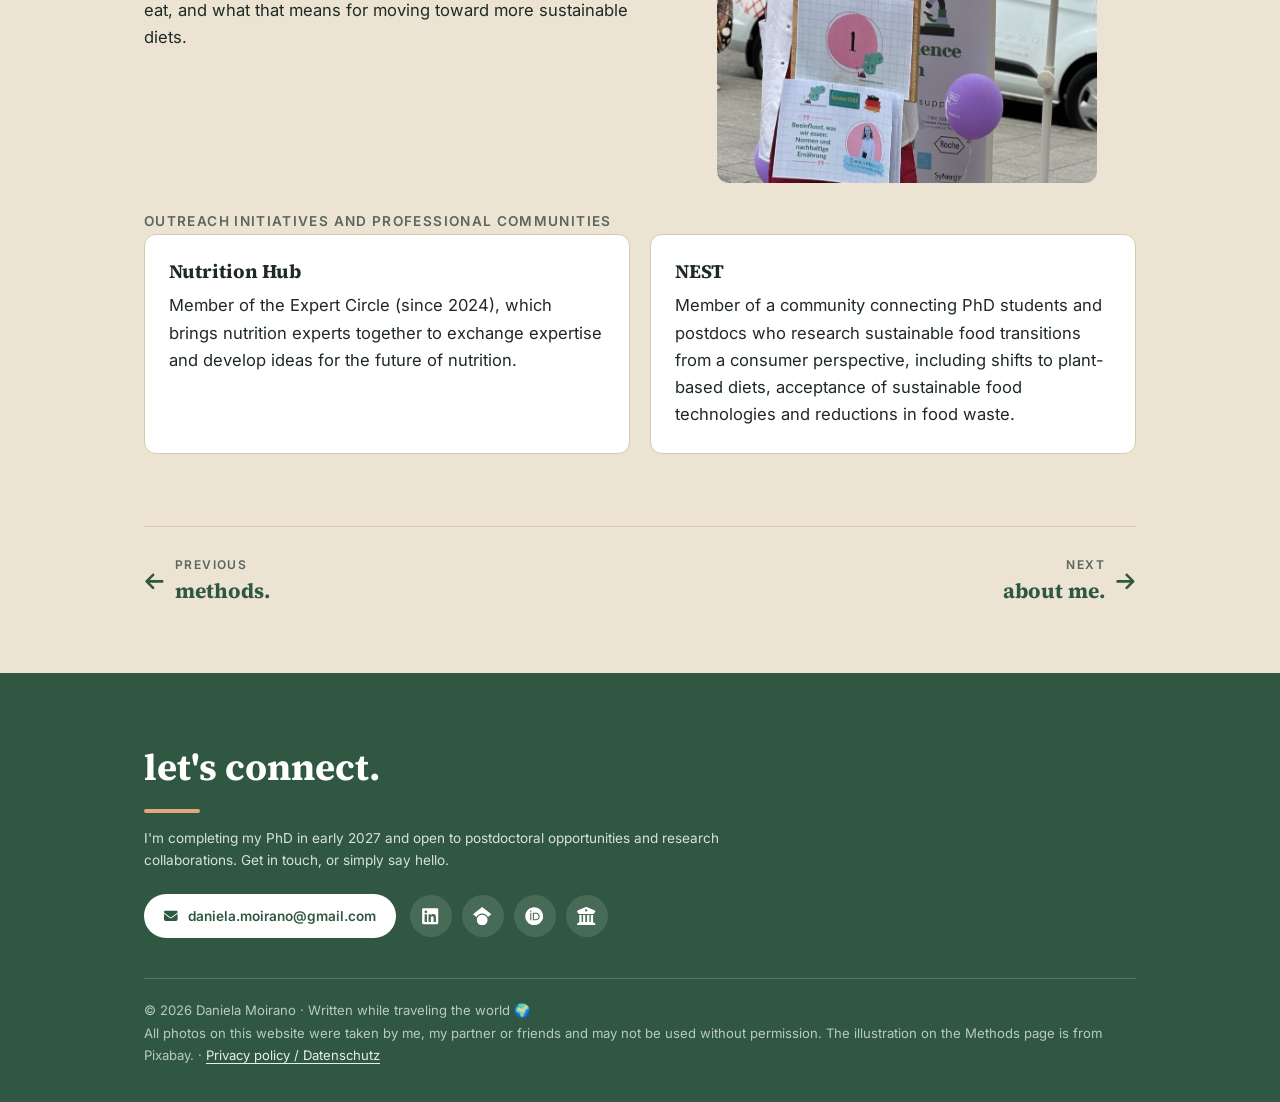
<file: teaching-outreach.html>
<!doctype html>
<html lang="en-US">
<head>
<meta charset="utf-8">
<meta name="viewport" content="width=device-width, initial-scale=1">
<title>Teaching &amp; Outreach · Daniela Moirano</title>
<meta name="description" content="Teaching, mentoring and outreach: Daniela Moirano, consumer psychologist at TUM.">
<link rel="canonical" href="https://danielamoirano.de/teaching-outreach.html">
<meta name="author" content="Daniela Moirano">
<meta property="og:type" content="website">
<meta property="og:site_name" content="Daniela Moirano">
<meta property="og:title" content="Teaching &amp; Outreach · Daniela Moirano">
<meta property="og:description" content="Teaching, mentoring and outreach: Daniela Moirano, consumer psychologist at TUM.">
<meta property="og:url" content="https://danielamoirano.de/teaching-outreach.html">
<meta property="og:image" content="https://danielamoirano.de/portrait.jpg">
<meta name="twitter:card" content="summary_large_image">
<link rel="icon" href="data:image/svg+xml,%3Csvg xmlns='http://www.w3.org/2000/svg' viewBox='0 0 64 64'%3E%3Crect width='64' height='64' rx='12' fill='%232f5741'/%3E%3Ctext x='32' y='43' font-family='Georgia,serif' font-size='30' font-weight='700' fill='%23ece3d3' text-anchor='middle'%3EDM%3C/text%3E%3C/svg%3E">


<link rel="stylesheet" href="style.css">
</head>
<body>
<header>
  <div class="wrap bar">
    <a class="brand" href="index.html">Daniela Moirano</a>
    <nav>
      <button class="menu-btn" aria-label="Open menu" onclick="document.getElementById('nav').classList.toggle('open')">Menu</button>
      <ul id="nav">
        <li><a href="index.html">Home</a></li>
        <li><a href="research.html">Research</a></li>
        <li><a href="publications.html">Publications</a></li>
        <li><a href="methods.html">Methods</a></li>
        <li><a href="teaching-outreach.html" aria-current="page">Teaching &amp; Outreach</a></li>
        <li><a href="about.html">About</a></li>
        <li><a class="cv" href="CV_Daniela_Moirano.pdf" target="_blank" rel="noopener">Download CV</a></li>
      </ul>
    </nav>
  </div>
</header>
<main class="wrap">
  <div class="page-hero ph-photo" style="--hero:url('tile-outreach.jpg')">
    <p class="crumb"><a href="index.html">Home</a> / Teaching &amp; Outreach</p>
    <h1 class="lower">teaching &amp; outreach.</h1>
    <p class="kicker">Teaching, mentoring and taking research beyond the university.</p>
  </div>
  <div class="page-body">
    <section>
    <p class="sub">Alongside my research, I teach and supervise students at TUM, mentor junior researchers and bring consumer research to audiences outside academia.</p>

    <h3 class="group">Teaching Experience and Courses</h3>
    <div class="grid">
      <div class="card">
        <h3>Courses</h3>
        <p><strong>Sponsorship-linked Marketing</strong> (4 SWS)<br><span class="meta">Co-instructor · approx. 300 students · WS 2023/24, SS 2024, WS 2025/26, WS 2026/27</span></p>
        <p><strong>Consumer Behavior in Health Care</strong> (3 SWS)<br><span class="meta">Course instructor · approx. 30 students · WS 2023/24, WS 2025/26</span></p>
        <p style="margin:0"><strong>Internship Seminar</strong> (2 SWS)<br><span class="meta">Course instructor · approx. 30 students · SS 2024</span></p>
      </div>
      <div class="card">
        <h3>Context and Training</h3>
        <p>I teach in English at bachelor's level at the TUM School of Management and the TUM School of Medicine and Health.</p>
        <p style="margin:0">I completed the TUM ProLehre onboarding program for new teaching staff, covering teaching fundamentals, course and exam design, grading and thesis supervision.</p>
      </div>
    </div>

    <h3 class="group">Thesis Supervision and Student Mentoring</h3>
    <div class="grid">
      <div class="card">
        <h3>Thesis Supervision</h3>
        <p style="margin:0">Supervision of bachelor's and master's theses as well as student project studies at the Chair of Sport and Health Management since 2023.</p>
      </div>
      <div class="card">
        <h3>Mentoring</h3>
        <p>Mentor in the TUMPrep program, supervising two students from the US and Canada on a research project at the chair, from research design to interviews and a pilot study.</p>
        <p style="margin:0">Supervision of a research assistant in <em>Resilient by Recipe</em>, who contributes to interviews, a wearable-sensor pilot and the preparation of the main intervention study.</p>
      </div>
    </div>

    <h3 class="group">Science Communication and Public Engagement</h3>
    <div class="outreach" style="margin-top:14px">
      <div>
        <p class="eyebrow">Soapbox Science Munich · 2025</p>
        <blockquote>The Taste of Influence: Norms and Sustainable Eating Behavior</blockquote>
        <p style="margin:0">Soapbox Science brings researchers onto the street, literally onto a soapbox, to talk with passers-by about their work. In central Munich, I explained how social norms shape what we eat, and what that means for moving toward more sustainable diets.</p>
      </div>
      <div class="gallery">
        <img src="soapbox.jpg" alt="Daniela Moirano giving her talk at Soapbox Science Munich">
      </div>
    </div>

    <h3 class="group">Outreach Initiatives and Professional Communities</h3>
    <div class="grid">
      <div class="card">
        <h3>Nutrition Hub</h3>
        <p style="margin:0">Member of the Expert Circle (since 2024), which brings nutrition experts together to exchange expertise and develop ideas for the future of nutrition.</p>
      </div>
      <div class="card">
        <h3>NEST</h3>
        <p style="margin:0">Member of a community connecting PhD students and postdocs who research sustainable food transitions from a consumer perspective, including shifts to plant-based diets, acceptance of sustainable food technologies and reductions in food waste.</p>
      </div>
    </div>
    </section>
  </div>
  <nav class="next" aria-label="More pages">
    <a href="methods.html"><svg class="ic flip" viewBox="0 0 448 512" aria-hidden="true"><path d="M438.6 278.6c12.5-12.5 12.5-32.8 0-45.3l-160-160c-12.5-12.5-32.8-12.5-45.3 0s-12.5 32.8 0 45.3L338.8 224 32 224c-17.7 0-32 14.3-32 32s14.3 32 32 32l306.7 0L233.4 393.4c-12.5 12.5-12.5 32.8 0 45.3s32.8 12.5 45.3 0l160-160z"/></svg><span><small>Previous</small>methods.</span></a>
    <a href="about.html" style="text-align:right"><span><small>Next</small>about me.</span><svg class="ic" viewBox="0 0 448 512" aria-hidden="true"><path d="M438.6 278.6c12.5-12.5 12.5-32.8 0-45.3l-160-160c-12.5-12.5-32.8-12.5-45.3 0s-12.5 32.8 0 45.3L338.8 224 32 224c-17.7 0-32 14.3-32 32s14.3 32 32 32l306.7 0L233.4 393.4c-12.5 12.5-12.5 32.8 0 45.3s32.8 12.5 45.3 0l160-160z"/></svg></a>
  </nav>
</main>
<footer class="connect" id="contact">
  <div class="wrap">
    <h2>let's connect.</h2>
    <p>I'm completing my PhD in early 2027 and open to postdoctoral opportunities and research collaborations. Get in touch, or simply say hello.</p>
    <div class="row">
      <a class="mailbtn" href="mailto:daniela.moirano@gmail.com"><svg class="ic" viewBox="0 0 512 512" aria-hidden="true"><path d="M48 64C21.5 64 0 85.5 0 112c0 15.1 7.1 29.3 19.2 38.4L236.8 313.6c11.4 8.5 27 8.5 38.4 0L492.8 150.4c12.1-9.1 19.2-23.3 19.2-38.4c0-26.5-21.5-48-48-48L48 64zM0 176L0 384c0 35.3 28.7 64 64 64l384 0c35.3 0 64-28.7 64-64l0-208L294.4 339.2c-22.8 17.1-54 17.1-76.8 0L0 176z"/></svg> daniela.moirano@gmail.com</a>
      <ul class="social">
        <li><a href="https://www.linkedin.com/in/daniela-moirano/" target="_blank" rel="noopener" aria-label="LinkedIn" title="LinkedIn"><svg class="ic" viewBox="0 0 448 512" aria-hidden="true"><path d="M416 32H31.9C14.3 32 0 46.5 0 64.3v383.4C0 465.5 14.3 480 31.9 480H416c17.6 0 32-14.5 32-32.3V64.3c0-17.8-14.4-32.3-32-32.3zM135.4 416H69V202.2h66.5V416zm-33.2-243c-21.3 0-38.5-17.3-38.5-38.5S80.9 96 102.2 96c21.2 0 38.5 17.3 38.5 38.5 0 21.3-17.2 38.5-38.5 38.5zm282.1 243h-66.4V312c0-24.8-.5-56.7-34.5-56.7-34.6 0-39.9 27-39.9 54.9V416h-66.4V202.2h63.7v29.2h.9c8.9-16.8 30.6-34.5 62.9-34.5 67.2 0 79.7 44.3 79.7 101.9V416z"/></svg></a></li>
        <li><a href="https://scholar.google.de/citations?hl=de&amp;user=YEidWJoAAAAJ" target="_blank" rel="noopener" aria-label="Google Scholar" title="Google Scholar"><svg class="ic" viewBox="0 0 512 512" aria-hidden="true"><path d="M390.9 298.5c0 0 0 .1 .1 .1c9.2 19.4 14.4 41.1 14.4 64C405.3 445.1 338.5 512 256 512s-149.3-66.9-149.3-149.3c0-22.9 5.2-44.6 14.4-64h0c1.7-3.6 3.6-7.2 5.6-10.7c4.4-7.6 9.4-14.7 15-21.3c27.4-32.6 68.5-53.3 114.4-53.3c33.6 0 64.6 11.1 89.6 29.9c9.1 6.9 17.4 14.7 24.8 23.5c5.6 6.6 10.6 13.8 15 21.3c2 3.4 3.8 7 5.5 10.5zm26.4-18.8c-30.1-58.4-91-98.4-161.3-98.4s-131.2 40-161.3 98.4L0 202.7 256 0 512 202.7l-94.7 77.1z"/></svg></a></li>
        <li><a href="https://orcid.org/0009-0006-2836-2953" target="_blank" rel="noopener" aria-label="ORCID" title="ORCID"><svg class="ic" viewBox="0 0 512 512" aria-hidden="true"><path d="M294.75 188.19h-45.92V342h47.47c67.62 0 83.12-51.34 83.12-76.91 0-41.64-26.54-76.9-84.67-76.9zM256 8C119 8 8 119 8 256s111 248 248 248 248-111 248-248S393 8 256 8zm-80.79 360.76h-29.84v-207.5h29.84zm-14.92-231.14a19.57 19.57 0 1 1 19.57-19.57 19.64 19.64 0 0 1-19.57 19.57zM300 369h-81V161.26h80.6c76.73 0 110.44 54.83 110.44 103.85C410 318.39 368.38 369 300 369z"/></svg></a></li>
        <li><a href="https://www.hs.mh.tum.de/mgt/team/wissenschaftliche-mitarbeiter-innen/kurzprofil-daniela-moirano/" target="_blank" rel="noopener" aria-label="Institutional profile at TUM" title="Institutional profile (TUM)"><svg class="ic" viewBox="0 0 512 512" aria-hidden="true"><path d="M243.4 2.6l-224 96c-14 6-21.8 21-18.7 35.8S16.8 160 32 160l0 8c0 13.3 10.7 24 24 24l400 0c13.3 0 24-10.7 24-24l0-8c15.2 0 28.3-10.7 31.3-25.6s-4.8-29.9-18.7-35.8l-224-96c-8-3.4-17.2-3.4-25.2 0zM128 224l-64 0 0 196.3c-.6 .3-1.2 .7-1.8 1.1l-48 32c-11.7 7.8-17 22.4-12.9 35.9S17.9 512 32 512l448 0c14.1 0 26.5-9.2 30.6-22.7s-1.1-28.1-12.9-35.9l-48-32c-.6-.4-1.2-.7-1.8-1.1L448 224l-64 0 0 192-40 0 0-192-64 0 0 192-48 0 0-192-64 0 0 192-40 0 0-192zM256 64a32 32 0 1 1 0 64 32 32 0 1 1 0-64z"/></svg></a></li>
      </ul>
    </div>
    <div class="legal">© <span class="yr">2026</span> Daniela Moirano · Written while traveling the world 🌍<br>All photos on this website were taken by me, my partner or friends and may not be used without permission. The illustration on the Methods page is from Pixabay. · <a href="privacy.html">Privacy policy / Datenschutz</a></div>
  </div>
</footer>
<script>document.querySelectorAll('.yr').forEach(e=>e.textContent=new Date().getFullYear());</script>
<script data-goatcounter="https://danielamoi.goatcounter.com/count" async src="https://gc.zgo.at/count.js"></script>
</body>
</html>
</file>
<file: style.css>
/* Fonts: Inter and Source Serif 4 (SIL Open Font License), hosted locally */
@font-face{font-family:"Inter"; font-style:normal; font-weight:400; font-display:swap; src:url("inter-latin-400-normal.woff2") format("woff2")}
@font-face{font-family:"Inter"; font-style:normal; font-weight:500; font-display:swap; src:url("inter-latin-500-normal.woff2") format("woff2")}
@font-face{font-family:"Inter"; font-style:normal; font-weight:600; font-display:swap; src:url("inter-latin-600-normal.woff2") format("woff2")}
@font-face{font-family:"Source Serif 4"; font-style:normal; font-weight:400; font-display:swap; src:url("source-serif-4-latin-400-normal.woff2") format("woff2")}
@font-face{font-family:"Source Serif 4"; font-style:normal; font-weight:600; font-display:swap; src:url("source-serif-4-latin-600-normal.woff2") format("woff2")}
@font-face{font-family:"Source Serif 4"; font-style:normal; font-weight:700; font-display:swap; src:url("source-serif-4-latin-700-normal.woff2") format("woff2")}
@font-face{font-family:"Source Serif 4"; font-style:italic; font-weight:400; font-display:swap; src:url("source-serif-4-latin-400-italic.woff2") format("woff2")}
@font-face{font-family:"Caveat"; font-style:normal; font-weight:600; font-display:swap; src:url("caveat-latin-600-normal.woff2") format("woff2")}

  :root{
    --bg:#faf8f3; --surface:#ffffff; --ink:#1f2a24; --muted:#5b665f;
    --line:#e3e0d6; --green:#2f5741; --green-soft:#e6eee7; --accent:#b5683c;
    --serif:"Source Serif 4", Georgia, serif;
    --sans:"Inter", system-ui, -apple-system, Segoe UI, sans-serif;
  }
  *{box-sizing:border-box}
  html{scroll-behavior:smooth; scroll-padding-top:72px}
  body{margin:0; background:var(--bg); color:var(--ink); font-family:var(--sans); font-size:16.5px; line-height:1.65}
  a{color:var(--green); text-underline-offset:3px}
  a:hover{color:var(--accent)}
  img{max-width:100%}
  .wrap{max-width:1040px; margin:0 auto; padding:0 24px}

  header{position:sticky; top:0; z-index:10; background:rgba(250,248,243,.94); backdrop-filter:blur(6px); border-bottom:1px solid var(--line)}
  .bar{display:flex; align-items:center; justify-content:space-between; gap:16px; height:64px}
  .brand{font-family:var(--serif); font-weight:700; font-size:1.25rem; color:var(--ink); text-decoration:none; white-space:nowrap}
  nav ul{list-style:none; display:flex; gap:20px; margin:0; padding:0}
  nav a{color:var(--muted); text-decoration:none; font-size:.92rem; font-weight:500}
  nav a:hover{color:var(--green)}
  .menu-btn{display:none; background:none; border:1px solid var(--line); border-radius:8px; padding:6px 10px; font:inherit; color:var(--ink)}

  .hero{display:grid; grid-template-columns:260px 1fr; gap:48px; align-items:center; padding:64px 0 48px}
  .photo{width:260px; height:325px; border-radius:14px; object-fit:cover; object-position:center 20%; display:block; background:var(--green-soft)}
  .eyebrow{font-size:.82rem; letter-spacing:.12em; text-transform:uppercase; color:var(--accent); font-weight:600; margin:0 0 10px}
  h1{font-family:var(--serif); font-size:2.7rem; line-height:1.15; margin:0 0 6px}
  .role{color:var(--muted); margin:0 0 20px; font-size:1.05rem}
  .lead{font-size:1.08rem; margin:0 0 20px}
  .tags{display:flex; flex-wrap:wrap; gap:8px; margin:0 0 22px; padding:0; list-style:none}
  .tags li{background:var(--green-soft); color:var(--green); border-radius:999px; padding:4px 12px; font-size:.85rem; font-weight:500}
  .links{display:flex; flex-wrap:wrap; gap:10px}
  .btn{display:inline-block; padding:9px 16px; border-radius:8px; border:1px solid var(--green); color:var(--green); text-decoration:none; font-weight:600; font-size:.9rem}
  .btn.primary{background:var(--green); color:#fff}
  .btn:hover{background:var(--accent); border-color:var(--accent); color:#fff}

  section{padding:56px 0; border-top:1px solid var(--line)}
  h2{font-family:var(--serif); font-size:1.85rem; margin:0 0 8px}
  .sub{color:var(--muted); margin:0 0 32px; max-width:720px}
  h3{font-family:var(--serif); font-size:1.2rem; margin:0 0 8px; line-height:1.3}
  .grid{display:grid; grid-template-columns:repeat(2,1fr); gap:20px}
  .card{background:var(--surface); border:1px solid var(--line); border-radius:12px; padding:24px}
  .card p{margin:0 0 10px}
  .card .meta{font-size:.86rem; color:var(--muted); margin:0}
  .card .num{font-family:var(--serif); color:var(--accent); font-weight:700; font-size:.95rem; display:block; margin-bottom:6px}

  .skills{display:grid; grid-template-columns:repeat(3,1fr); gap:20px}
  .skills ul{margin:0; padding-left:18px}
  .skills li{margin-bottom:4px}

  .pubs{list-style:none; padding:0; margin:0}
  .pubs li{padding:14px 0; border-bottom:1px dashed var(--line)}
  .pubs .status{display:inline-block; font-size:.74rem; font-weight:600; text-transform:uppercase; letter-spacing:.06em; color:var(--accent); margin-right:6px}
  .pubs .talk{color:var(--muted); font-size:.92rem}
  h3.group{font-family:var(--sans); font-size:.85rem; text-transform:uppercase; letter-spacing:.1em; color:var(--muted); margin:30px 0 4px}

  .timeline{list-style:none; padding:0; margin:0}
  .timeline li{display:grid; grid-template-columns:150px 1fr; gap:20px; padding:14px 0; border-bottom:1px solid var(--line)}
  .timeline .when{color:var(--muted); font-size:.92rem; font-variant-numeric:tabular-nums}
  .timeline strong{display:block}
  .timeline .note{color:var(--muted); font-size:.92rem; display:block}

  .outreach{display:grid; grid-template-columns:1.1fr 1fr; gap:32px; align-items:center}
  .gallery{display:grid; grid-template-columns:1fr; gap:12px; max-width:380px; justify-self:center}
  .gallery img{width:100%; aspect-ratio:3/4; object-fit:cover; border-radius:12px; display:block}
  blockquote{margin:0 0 16px; padding-left:16px; border-left:3px solid var(--accent); font-family:var(--serif); font-size:1.15rem}

  .contact{display:grid; grid-template-columns:1fr 1fr; gap:32px; align-items:start}
  .contact ul{list-style:none; padding:0; margin:0}
  .contact li{padding:8px 0; border-bottom:1px solid var(--line)}
  .contact span{display:inline-block; width:130px; color:var(--muted); font-size:.9rem}

  footer{padding:32px 0 48px; color:var(--muted); font-size:.85rem; border-top:1px solid var(--line)}


  /* Icons: Font Awesome Free (CC BY 4.0, https://fontawesome.com) */
  .ic{width:1em; height:1em; fill:currentColor; vertical-align:-.125em}
  .social{display:flex; flex-wrap:wrap; gap:10px; margin:20px 0 0; padding:0; list-style:none}
  .social a{display:flex; align-items:center; justify-content:center; width:42px; height:42px; border-radius:50%; background:var(--green-soft); color:var(--green); font-size:1.15rem; text-decoration:none; transition:background .15s,color .15s}
  .social a:hover{background:var(--green); color:#fff}
  .mv{display:grid; grid-template-columns:1.4fr 1fr; gap:20px}
  .mv .card h3{display:flex; align-items:center; gap:10px}
  .mv .card h3 .ic{color:var(--accent)}
    .pub{display:grid; grid-template-columns:96px 1fr; gap:20px; align-items:start; padding:18px 0; border-bottom:1px dashed var(--line)}
  .thumb{width:96px; height:96px; border-radius:12px; display:flex; flex-direction:column; align-items:center; justify-content:center; gap:6px; color:#fff; font-size:.7rem; font-weight:600; letter-spacing:.06em; text-transform:uppercase}
  .thumb .ic{font-size:2rem}
  .t1{background:linear-gradient(150deg,#4f7d60,#2f5741)} .t2{background:linear-gradient(150deg,#c98656,#a3582f)}
  .t3{background:linear-gradient(150deg,#56707f,#344955)} .t4{background:linear-gradient(150deg,#8ea86a,#5e7a43)}
  .pub p{margin:0}
  .pub .status{display:inline-block; font-size:.74rem; font-weight:600; text-transform:uppercase; letter-spacing:.06em; color:var(--accent); margin-right:6px}
  .plinks{display:flex; flex-wrap:wrap; gap:8px; margin-top:8px}
  .plinks a{font-size:.8rem; font-weight:600; text-decoration:none; border:1px solid var(--line); border-radius:6px; padding:3px 9px; background:var(--surface)}
  .plinks a:hover{border-color:var(--accent)}
  .contact li .ic{color:var(--green); margin-right:10px; width:1.05em}
  @media (max-width:880px){ .mv{grid-template-columns:1fr} .pub{grid-template-columns:72px 1fr; gap:14px} .thumb{width:72px; height:72px} .thumb .ic{font-size:1.5rem} }


  /* Stronger section separation: alternating full-width bands and accented headings */
  section{padding:72px 0; border-top:none}
  main > section:nth-of-type(odd){background:#f0ece2; box-shadow:0 0 0 100vmax #f0ece2; clip-path:inset(0 -100vmax)}
  main > section:nth-of-type(odd) .card{border-color:#e0dacb}
  h2{font-size:2.15rem; margin-bottom:12px}
  h2::after{content:""; display:block; width:56px; height:4px; border-radius:2px; background:var(--accent); margin-top:12px}
  .hero{padding-bottom:64px}

  @media (max-width:880px){
    nav ul{display:none; position:absolute; top:64px; left:0; right:0; flex-direction:column; gap:0; background:var(--bg); border-bottom:1px solid var(--line); padding:8px 24px}
    nav ul.open{display:flex}
    nav li a{display:block; padding:10px 0}
    .menu-btn{display:block}
    .hero{grid-template-columns:1fr; gap:28px; padding-top:40px}
    .photo{width:180px; height:225px}
    h1{font-size:2.1rem}
    .grid,.skills,.contact,.outreach{grid-template-columns:1fr}
    .timeline li{grid-template-columns:1fr; gap:2px}
  }

  /* ---------- Multi-page additions ---------- */
  header nav a.cv{color:#fff; background:var(--green); padding:6px 14px; border-radius:999px}
  header nav a.cv:hover{background:var(--accent); color:#fff}
  header nav a[aria-current="page"]{color:var(--green); box-shadow:inset 0 -2px 0 var(--accent)}
  header nav a{text-transform:uppercase; letter-spacing:.08em; font-size:.78rem}

  /* Home hero */
  .home-hero{display:grid; grid-template-columns:1.35fr 1fr; gap:56px; align-items:center; padding:72px 0 64px}
  .hello{font-size:1.05rem; color:var(--muted); margin:0 0 10px}
  .hello strong{color:var(--ink)}
  .big{font-family:var(--serif); font-size:2.75rem; line-height:1.12; margin:0 0 22px; font-weight:700; letter-spacing:-.01em}
  .big a{color:var(--green); text-decoration:none; background:linear-gradient(var(--accent),var(--accent)) 0 100%/100% 3px no-repeat; transition:color .15s, background-size .2s}
  .big a:hover{color:var(--accent); background-size:100% 100%; color:#fff}
  .big .hl{color:var(--green); background:linear-gradient(var(--accent),var(--accent)) 0 100%/100% 3px no-repeat; transition:color .15s, background-size .2s; border-radius:2px; cursor:default}
  .big .hl:hover{background-size:100% 100%; color:#fff}
  .status{display:inline-flex; align-items:center; gap:10px; background:var(--surface); border:1px solid var(--line); border-radius:999px; padding:7px 16px 7px 12px; font-size:.88rem; font-weight:600; color:var(--ink); margin:0 0 20px}
  .dot{width:10px; height:10px; border-radius:50%; background:#3f9a62; box-shadow:0 0 0 0 rgba(63,154,98,.6); animation:pulse 2s infinite}
  @keyframes pulse{0%{box-shadow:0 0 0 0 rgba(63,154,98,.55)}70%{box-shadow:0 0 0 10px rgba(63,154,98,0)}100%{box-shadow:0 0 0 0 rgba(63,154,98,0)}}
  @media (prefers-reduced-motion: reduce){.dot{animation:none}}
  .facts{list-style:none; padding:0; margin:0 0 24px; display:grid; gap:10px}
  .facts li{display:flex; gap:12px; align-items:flex-start}
  .facts .ic{color:var(--accent); margin-top:5px; flex:none}
  .portrait-wrap{position:relative}
  .portrait-wrap img{width:100%; aspect-ratio:4/5; object-fit:cover; border-radius:22px; display:block}
  .portrait-wrap::before{content:""; position:absolute; inset:18px -18px -18px 18px; border:2px solid var(--accent); border-radius:22px; z-index:-1}

  /* Section headings in the austin-dsouza style */
  .lower{font-family:var(--serif); font-size:2.3rem; margin:0 0 6px; text-transform:lowercase}
  .lower::after{content:none}
  .kicker{font-family:var(--serif); font-style:italic; color:var(--muted); margin:0 0 30px; font-size:1.08rem}

  /* Tiles */
  .tiles{display:grid; grid-template-columns:repeat(3,1fr); gap:28px}
  .tile{display:block; text-decoration:none; color:var(--ink)}
  .tile .img{border-radius:18px; overflow:hidden; aspect-ratio:4/3; background:var(--green-soft); position:relative}
  .tile .img img,.tile .img svg{width:100%; height:100%; object-fit:cover; display:block; transition:transform .45s ease}
  .tile:hover .img img,.tile:hover .img svg{transform:scale(1.05)}
  .tile .cap{display:flex; align-items:baseline; justify-content:space-between; margin-top:14px}
  .tile .cap span{font-family:var(--serif); font-size:1.45rem; font-weight:700}
  .tile .cap .ic{color:var(--accent); transition:transform .2s}
  .tile:hover .cap .ic{transform:translateX(5px)}
  .tile p{margin:4px 0 0; color:var(--muted); font-size:.93rem}

  /* Subpage hero */
  .page-hero{padding:64px 0 8px}
  .page-hero .lower{font-size:3rem}
  .crumb{font-size:.78rem; text-transform:uppercase; letter-spacing:.12em; color:var(--accent); font-weight:600; margin:0 0 10px}
  .crumb a{color:inherit; text-decoration:none}
  .page-body{padding:24px 0 72px}
  .page-body section{padding:0; background:none!important; box-shadow:none!important; clip-path:none!important}
  .next{display:flex; justify-content:space-between; gap:16px; flex-wrap:wrap; padding:28px 0 64px; border-top:1px solid var(--line)}
  .next a{font-family:var(--serif); font-size:1.3rem; font-weight:700; text-decoration:none; display:inline-flex; align-items:center; gap:10px; color:var(--green); text-transform:none; letter-spacing:0}
  .next a:hover{color:var(--accent)}
  .next small{display:block; font-family:var(--sans); font-size:.75rem; text-transform:uppercase; letter-spacing:.12em; color:var(--muted); font-weight:600}

  /* Footer / let's connect */
  .connect{background:var(--green); color:#eef3ef; padding:64px 0 36px; margin-top:0}
  .connect h2{color:#fff; text-transform:lowercase; font-size:2.3rem}
  .connect h2::after{background:#e3a57c}
  .connect p{max-width:620px; color:#d6e2d9}
  .connect .row{display:flex; flex-wrap:wrap; gap:14px; align-items:center; margin:22px 0 40px}
  .connect .mailbtn{display:inline-flex; align-items:center; gap:10px; background:#fff; color:var(--green); padding:11px 20px; border-radius:999px; font-weight:600; text-decoration:none}
  .connect .mailbtn:hover{background:#e3a57c; color:#fff}
  .connect .social a{background:rgba(255,255,255,.12); color:#fff}
  .connect .social a:hover{background:#fff; color:var(--green)}
  .connect .social{margin:0}
  .connect .legal{border-top:1px solid rgba(255,255,255,.18); padding-top:20px; font-size:.82rem; line-height:1.7; color:#b9cbbd}

  @media (max-width:880px){
    .home-hero{grid-template-columns:1fr; gap:36px; padding-top:40px}
    .home-hero .portrait-wrap{max-width:300px; order:-1}
    .big{font-size:2.2rem}
    .tiles{grid-template-columns:1fr 1fr; gap:18px}
    .page-hero .lower{font-size:2.3rem}
  }
  .quals{margin-top:56px}
  .quals h3, .offclock h3{font-size:1.4rem}
  .offclock{display:grid; grid-template-columns:300px 1fr; gap:56px; align-items:center; margin-top:64px; padding:40px; background:var(--green-soft); border-radius:22px}
  .offclock img{width:100%; aspect-ratio:3/4; object-fit:cover; object-position:center 35%; border-radius:16px; display:block}
  .offclock p:last-child{margin:0}
  .about-grid{display:grid; grid-template-columns:300px 1fr; gap:56px; align-items:start}
  .about-grid .portrait-wrap{position:sticky; top:96px}
  @media (max-width:880px){ .offclock{grid-template-columns:1fr; gap:24px; padding:24px} .offclock img{max-width:300px} .about-grid{grid-template-columns:1fr; gap:36px} .about-grid .portrait-wrap{position:relative; max-width:260px} }
  @media (max-width:540px){ .tiles{grid-template-columns:1fr} }

  /* ---------- Design B ---------- */
  html,body{overflow-x:clip}
  .hand{font-family:"Caveat",cursive; font-weight:600; font-size:1.7rem; line-height:1.1; color:var(--accent)}
  .b-hero{display:grid; grid-template-columns:1.15fr 1fr; gap:56px; align-items:start; padding:64px 0 96px}
  .b-hero h1.big{font-size:4.6rem; line-height:.98; letter-spacing:-.02em; margin:0 0 6px}
  .b-hero .after{display:block; transform:rotate(-2deg); margin:0 0 30px 6px}
  .b-hero p{font-size:1.1rem; max-width:480px; margin:0 0 14px}
  .b-hero .links{margin-top:26px}
  .b-photo{position:relative; margin-top:10px}
  .b-photo::before{content:""; position:absolute; top:44px; bottom:-44px; left:-28px; right:calc(-1 * max(24px, (100vw - 1040px) / 2 + 24px)); background:#b9cdbd; z-index:-1}
  .b-photo img{width:100%; aspect-ratio:4/5; object-fit:cover; display:block}
  .b-photo .hand{position:absolute; right:0; bottom:-92px; color:var(--green); transform:rotate(-3deg)}
  .explore-head{display:flex; align-items:baseline; gap:24px; flex-wrap:wrap; margin-bottom:30px}
  .explore-head h2{font-family:var(--serif); font-size:2.5rem; margin:0}
  .explore-head h2::after{content:none}
  .explore-head .hand{transform:rotate(-2deg)}
  .b-mission{background:#ece3d3!important; box-shadow:0 0 0 100vmax #ece3d3!important; clip-path:inset(0 -100vmax)!important; color:var(--ink); display:grid; grid-template-columns:1fr 1.4fr; gap:56px; padding:88px 0!important}
  .b-mission h2{color:var(--green); font-size:3rem; line-height:1.05; margin:0}
  .b-mission h2::after{content:none}
  .b-mission h3{color:var(--accent); font-family:var(--sans); font-size:.8rem; text-transform:uppercase; letter-spacing:.12em; margin:0 0 6px}
  .b-mission p{font-size:1.12rem; margin:0 0 26px; max-width:620px}
  .b-mission a{color:var(--green)}
  /* Backgrounds: beige page, green for "Have a look around" and "let's connect" */
  :root{--bg:#ece3d3; --line:#d6c9b2}
  header{background:rgba(236,227,211,.95)}
  main > section:nth-of-type(odd){background:none; box-shadow:none; clip-path:none}
  main > section#explore{background:var(--green); box-shadow:0 0 0 100vmax var(--green); clip-path:inset(0 -100vmax); padding:80px 0 88px}
  #explore .explore-head h2{color:#fff}
  #explore .hand{color:#f0b48c}
  #explore .tile, #explore .tile .cap span{color:#fff}
  #explore .tile p{color:#cfdfd3}
  #explore .tile .cap .ic{color:#f0b48c}
  #explore .tile .img img{filter:grayscale(1) contrast(1.05); transition:filter .4s ease, transform .45s ease}
  #explore .tile:hover .img img, #explore .tile:focus-visible .img img{filter:none}
  .b-mission{border-bottom:1px solid var(--line)}
  .connect{border-top:none}

  /* Subpage headers: blurred photo behind the title */
  .page-hero.ph-photo{position:relative; isolation:isolate; overflow:hidden; width:100vw; margin-left:calc(50% - 50vw); padding:110px max(24px, calc(50vw - 496px)) 80px; margin-bottom:24px; color:#fff}
  .page-hero.ph-photo::before{content:""; position:absolute; inset:-30px; background:linear-gradient(rgba(25,40,32,.35),rgba(25,40,32,.6)), var(--hero) center/cover; filter:blur(7px) saturate(1.1); z-index:-1}
  .page-hero.ph-photo .lower{color:#fff}
  .page-hero.ph-photo .crumb, .page-hero.ph-photo .crumb a{color:#f4c3a0}
  .page-hero.ph-photo .kicker{color:#eef3ef; margin-bottom:0}
  @media (max-width:880px){
    .b-hero{grid-template-columns:1fr; gap:48px; padding-top:40px}
    .b-hero h1.big{font-size:3rem}
    .b-photo{max-width:320px}
    .b-mission{grid-template-columns:1fr; gap:24px; padding:64px 0!important}
    .page-hero.ph-photo{padding:72px 24px 56px}
  }
  .connect .legal a{color:#e6efe8}
  .legal-text{max-width:760px}
  .legal-text article{padding:8px 0 40px}
  .legal-text article + article{border-top:1px solid var(--line); padding-top:40px}
  .legal-text h2{font-size:1.8rem}
  .legal-text h3{font-size:1.15rem; margin:28px 0 8px}
  .legal-text ul{padding-left:20px}
  .flip{transform:scaleX(-1)}
  .next ul{display:none}

  /* ---------- Portfolio update (Nov 2026) ---------- */
  .question{font-family:var(--serif); font-style:italic; font-size:1.3rem; color:var(--green); margin:0 0 30px; max-width:720px}
  .interests{display:grid; grid-template-columns:repeat(3,1fr); gap:20px}
  .card.interest{display:flex; flex-direction:column; text-decoration:none; color:var(--ink); transition:border-color .15s, transform .15s}
  .card.interest:hover{border-color:var(--accent); transform:translateY(-2px); color:var(--ink)}
  .card.interest p{color:var(--muted); flex:1}
  .card.interest .more{font-size:.85rem; font-weight:600; color:var(--green); display:inline-flex; gap:8px; align-items:center}
  .card.interest:hover .more{color:var(--accent)}
  .card.wide{grid-column:1/-1}
  .question-sm{font-family:var(--serif); font-style:italic; color:var(--green); font-size:1.08rem}
  .proj{padding:14px 0 4px; border-top:1px dashed var(--line)}
  .proj h4{font-family:var(--sans); font-size:1rem; margin:4px 0 6px}
  .stage{display:inline-block; font-size:.7rem; font-weight:600; text-transform:uppercase; letter-spacing:.07em; padding:2px 9px; border-radius:999px; border:1px solid currentColor}
  .stage.done{color:var(--green)} .stage.review{color:var(--accent)} .stage.ongoing{color:#56707f} .stage.future{color:#5e7a43; background:#fff}
  .legend{display:flex; flex-wrap:wrap; gap:8px; margin:0 0 18px}
  .card .applied{font-size:.9rem; color:var(--muted); margin:14px 0 0; padding-top:12px; border-top:1px dashed var(--line)}
  .card ul{margin:0; padding-left:18px} .card ul li{margin-bottom:4px}
  .card ul.tags{padding:0; margin:0}
  .cv-img svg{width:100%; height:100%; display:block}
  #explore .tile .cv-img svg{filter:grayscale(1)} #explore .tile:hover .cv-img svg{filter:none}
  @media (max-width:880px){ .interests{grid-template-columns:1fr} }
</file>
